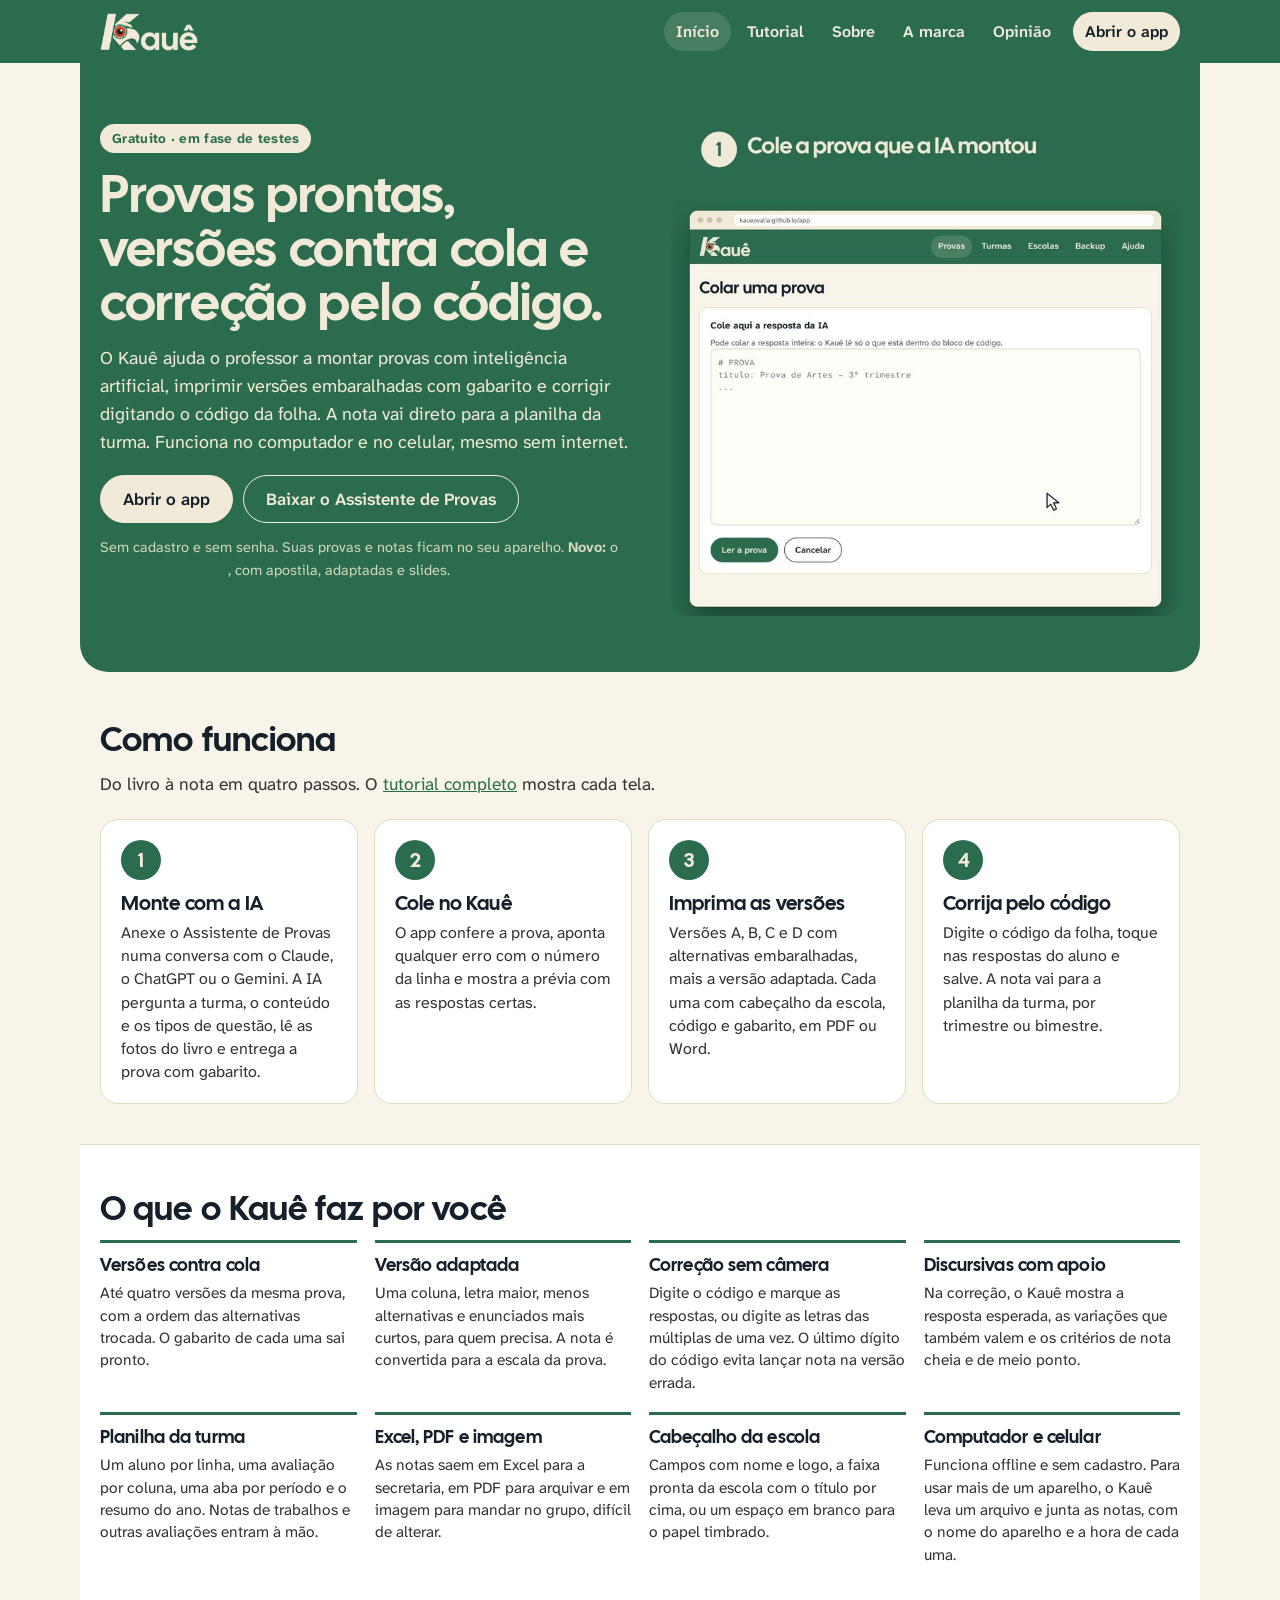
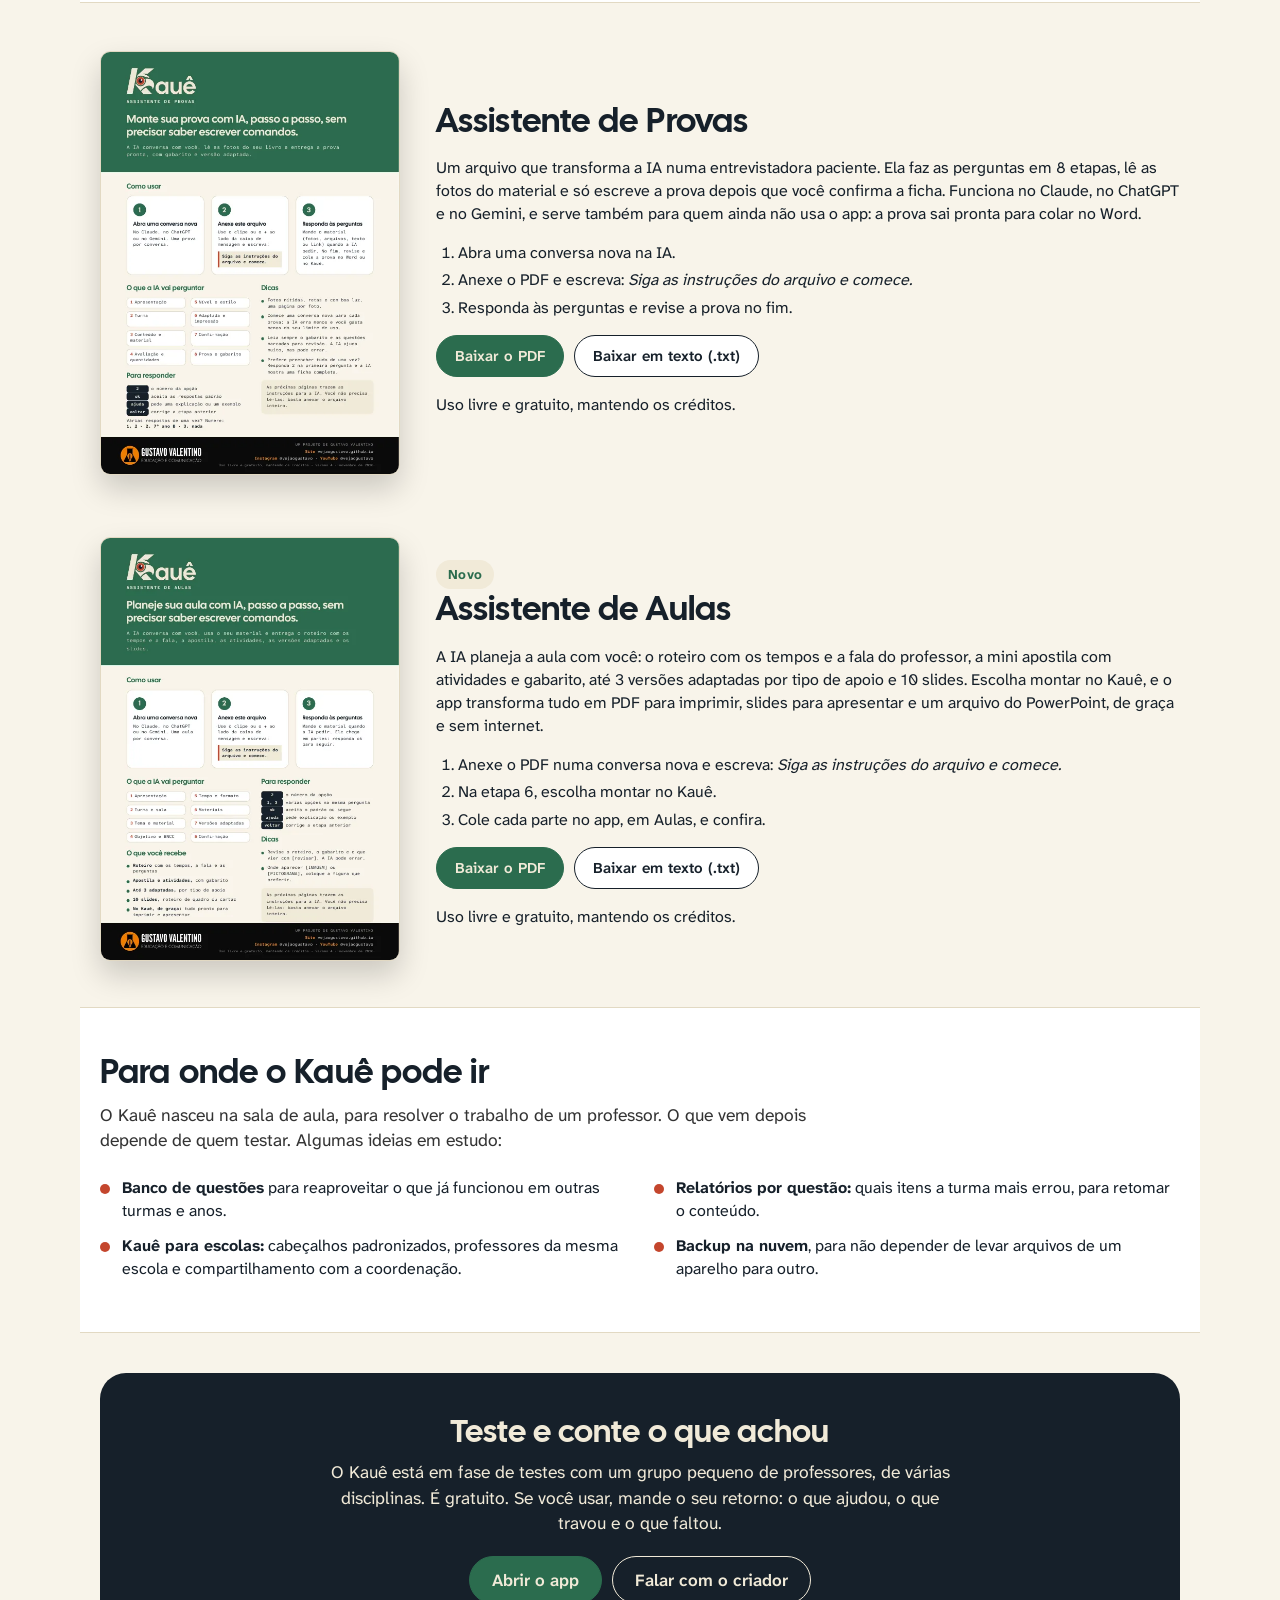
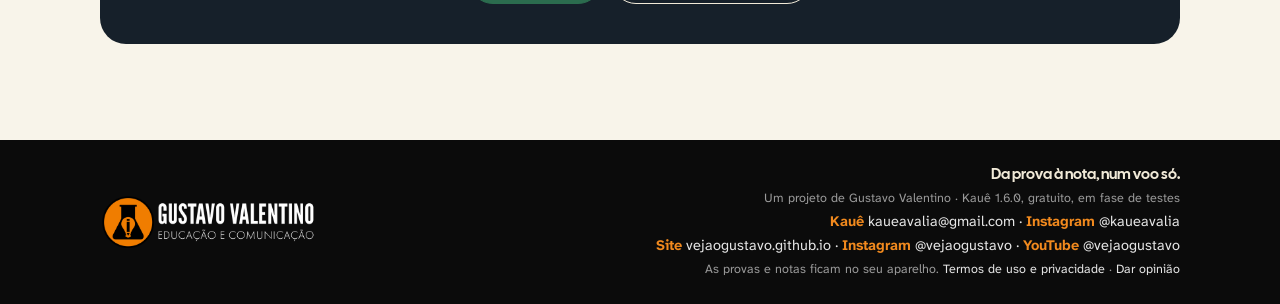
<file: index.html>
<!DOCTYPE html>
<html lang="pt-BR">
<head>
<meta charset="utf-8">
<meta name="viewport" content="width=device-width, initial-scale=1">
<title>Kauê – provas com IA, versões e correção pelo código</title>
<meta name="description" content="Monte provas e aulas com IA: versões embaralhadas com gabarito, correção pelo código, apostilas, adaptadas e slides. Gratuito, em fase de testes, funciona sem internet.">
<meta name="theme-color" content="#2B6C4E">
<meta property="og:title" content="Kauê – provas com IA, versões e correção pelo código">
<meta property="og:description" content="Monte provas e aulas com IA: versões embaralhadas com gabarito, correção pelo código, apostilas, adaptadas e slides. Gratuito, em fase de testes, funciona sem internet.">
<meta property="og:image" content="img/compartilhar.png">
<link rel="icon" type="image/png" href="img/favicon-32.png">
<link rel="apple-touch-icon" href="img/apple-touch-icon.png">
<link rel="stylesheet" href="css/kaue.css">
<link rel="stylesheet" href="css/portal.css">
<script>
  // quem instalou a primeira versão do Kauê (que abria direto no app) continua indo para o app
  if (window.matchMedia && window.matchMedia('(display-mode: standalone)').matches && !location.pathname.includes('/app/')) location.replace('app/');
</script>
</head>
<body class="portal">
<header class="portal-topo"><div class="barra">
  <a href="index.html" class="marca" aria-label="Kauê, página inicial"><img src="img/logo-mata.png" alt="Kauê" height="38"></a>
  <nav aria-label="Portal"><a href="index.html" class="ativo">Início</a><a href="tutorial.html" class="">Tutorial</a><a href="sobre.html" class="">Sobre</a><a href="marca.html" class="">A marca</a><a href="opiniao.html" class="">Opinião</a><a href="app/" class="app">Abrir o app</a></nav>
</div></header>
<main>
<section class="hero">
  <div class="hero-texto">
    <span class="selo-fase">Gratuito · em fase de testes</span>
    <h1>Provas prontas, versões contra cola e correção pelo código.</h1>
    <p>O Kauê ajuda o professor a montar provas com inteligência artificial, imprimir versões embaralhadas com gabarito e corrigir digitando o código da folha. A nota vai direto para a planilha da turma. Funciona no computador e no celular, mesmo sem internet.</p>
    <div class="hero-acoes">
      <a class="botao principal grande" href="app/">Abrir o app</a>
      <a class="botao claro grande" href="downloads/Assistente-de-Provas-Kaue.pdf" download>Baixar o Assistente de Provas</a>
    </div>
    <p class="hero-nota">Sem cadastro e sem senha. Suas provas e notas ficam no seu aparelho. <b>Novo:</b> o <a href="#aulas">Assistente de Aulas</a>, com apostila, adaptadas e slides.</p>
  </div>
  <div class="hero-video">
    <video id="videoTopo" autoplay muted loop playsinline preload="metadata" poster="img/video-capa.jpg"
      aria-label="Vídeo curto, sem som: colar a prova, imprimir as versões com código, corrigir no celular e ver a nota na planilha">
      <source src="video/kaue-topo.mp4" type="video/mp4">
    </video>
  </div>
  <script>
    // quem pede menos movimento no aparelho vê só a imagem parada
    if (matchMedia('(prefers-reduced-motion: reduce)').matches) { const v = document.getElementById('videoTopo'); v.removeAttribute('autoplay'); v.pause(); }
  </script>
</section>

<section class="secao" id="como-funciona">
  <h2>Como funciona</h2>
  <p class="secao-lead">Do livro à nota em quatro passos. O <a href="tutorial.html">tutorial completo</a> mostra cada tela.</p>
  <ol class="passos-portal">
    <li><span class="n">1</span><h3>Monte com a IA</h3><p>Anexe o Assistente de Provas numa conversa com o Claude, o ChatGPT ou o Gemini. A IA pergunta a turma, o conteúdo e os tipos de questão, lê as fotos do livro e entrega a prova com gabarito.</p></li>
    <li><span class="n">2</span><h3>Cole no Kauê</h3><p>O app confere a prova, aponta qualquer erro com o número da linha e mostra a prévia com as respostas certas.</p></li>
    <li><span class="n">3</span><h3>Imprima as versões</h3><p>Versões A, B, C e D com alternativas embaralhadas, mais a versão adaptada. Cada uma com cabeçalho da escola, código e gabarito, em PDF ou Word.</p></li>
    <li><span class="n">4</span><h3>Corrija pelo código</h3><p>Digite o código da folha, toque nas respostas do aluno e salve. A nota vai para a planilha da turma, por trimestre ou bimestre.</p></li>
  </ol>
</section>

<section class="secao clara">
  <h2>O que o Kauê faz por você</h2>
  <div class="recursos">
    <div><h3>Versões contra cola</h3><p>Até quatro versões da mesma prova, com a ordem das alternativas trocada. O gabarito de cada uma sai pronto.</p></div>
    <div><h3>Versão adaptada</h3><p>Uma coluna, letra maior, menos alternativas e enunciados mais curtos, para quem precisa. A nota é convertida para a escala da prova.</p></div>
    <div><h3>Correção sem câmera</h3><p>Digite o código e marque as respostas, ou digite as letras das múltiplas de uma vez. O último dígito do código evita lançar nota na versão errada.</p></div>
    <div><h3>Discursivas com apoio</h3><p>Na correção, o Kauê mostra a resposta esperada, as variações que também valem e os critérios de nota cheia e de meio ponto.</p></div>
    <div><h3>Planilha da turma</h3><p>Um aluno por linha, uma avaliação por coluna, uma aba por período e o resumo do ano. Notas de trabalhos e outras avaliações entram à mão.</p></div>
    <div><h3>Excel, PDF e imagem</h3><p>As notas saem em Excel para a secretaria, em PDF para arquivar e em imagem para mandar no grupo, difícil de alterar.</p></div>
    <div><h3>Cabeçalho da escola</h3><p>Campos com nome e logo, a faixa pronta da escola com o título por cima, ou um espaço em branco para o papel timbrado.</p></div>
    <div><h3>Computador e celular</h3><p>Funciona offline e sem cadastro. Para usar mais de um aparelho, o Kauê leva um arquivo e junta as notas, com o nome do aparelho e a hora de cada uma.</p></div>
  </div>
</section>

<section class="secao assistente" id="assistente">
  <div class="assistente-capa"><img src="img/assistente-capa.webp" alt="Capa do Assistente de Provas Kauê" loading="lazy"></div>
  <div>
    <h2>Assistente de Provas</h2>
    <p>Um arquivo que transforma a IA numa entrevistadora paciente. Ela faz as perguntas em 8 etapas, lê as fotos do material e só escreve a prova depois que você confirma a ficha. Funciona no Claude, no ChatGPT e no Gemini, e serve também para quem ainda não usa o app: a prova sai pronta para colar no Word.</p>
    <ol class="mini-passos">
      <li>Abra uma conversa nova na IA.</li>
      <li>Anexe o PDF e escreva: <i>Siga as instruções do arquivo e comece.</i></li>
      <li>Responda às perguntas e revise a prova no fim.</li>
    </ol>
    <div class="hero-acoes">
      <a class="botao principal" href="downloads/Assistente-de-Provas-Kaue.pdf" download>Baixar o PDF</a>
      <a class="botao" href="downloads/assistente-de-provas-kaue.txt" download>Baixar em texto (.txt)</a>
    </div>
    <p class="hero-nota">Uso livre e gratuito, mantendo os créditos.</p>
  </div>
</section>

<section class="secao assistente" id="aulas">
  <div class="assistente-capa"><img src="img/assistente-aulas-capa.webp" alt="Capa do Assistente de Aulas Kauê" loading="lazy"></div>
  <div>
    <span class="selo-fase">Novo</span>
    <h2>Assistente de Aulas</h2>
    <p>A IA planeja a aula com você: o roteiro com os tempos e a fala do professor, a mini apostila com atividades e gabarito, até 3 versões adaptadas por tipo de apoio e 10 slides. Escolha montar no Kauê, e o app transforma tudo em PDF para imprimir, slides para apresentar e um arquivo do PowerPoint, de graça e sem internet.</p>
    <ol class="mini-passos">
      <li>Anexe o PDF numa conversa nova e escreva: <i>Siga as instruções do arquivo e comece.</i></li>
      <li>Na etapa 6, escolha montar no Kauê.</li>
      <li>Cole cada parte no app, em Aulas, e confira.</li>
    </ol>
    <div class="hero-acoes">
      <a class="botao principal" href="downloads/Assistente-de-Aulas-Kaue.pdf" download>Baixar o PDF</a>
      <a class="botao" href="downloads/assistente-de-aulas-kaue.txt" download>Baixar em texto (.txt)</a>
    </div>
    <p class="hero-nota">Uso livre e gratuito, mantendo os créditos.</p>
  </div>
</section>

<section class="secao clara" id="futuro">
  <h2>Para onde o Kauê pode ir</h2>
  <p class="secao-lead">O Kauê nasceu na sala de aula, para resolver o trabalho de um professor. O que vem depois depende de quem testar. Algumas ideias em estudo:</p>
  <ul class="futuro">
    <li><b>Banco de questões</b> para reaproveitar o que já funcionou em outras turmas e anos.</li>
    <li><b>Relatórios por questão:</b> quais itens a turma mais errou, para retomar o conteúdo.</li>
    <li><b>Kauê para escolas:</b> cabeçalhos padronizados, professores da mesma escola e compartilhamento com a coordenação.</li>
    <li><b>Backup na nuvem</b>, para não depender de levar arquivos de um aparelho para outro.</li>
  </ul>
</section>

<section class="secao convite">
  <h2>Teste e conte o que achou</h2>
  <p>O Kauê está em fase de testes com um grupo pequeno de professores, de várias disciplinas. É gratuito. Se você usar, mande o seu retorno: o que ajudou, o que travou e o que faltou.</p>
  <div class="hero-acoes">
    <a class="botao principal grande" href="app/">Abrir o app</a>
    <a class="botao claro grande" href="https://www.instagram.com/vejaogustavo/">Falar com o criador</a>
  </div>
</section>

</main>
<footer class="portal-rodape"><div class="barra">
  <img src="img/logo-gustavo.png" alt="Gustavo Valentino | Educação e Comunicação">
  <div class="contatos"><span class="slogan">Da prova à nota, num voo só.</span><small>Um projeto de Gustavo Valentino · Kauê 1.6.0, gratuito, em fase de testes</small>
    <a href="mailto:kaueavalia@gmail.com"><b>Kauê</b> kaueavalia@gmail.com</a> · <a href="https://www.instagram.com/kaueavalia/"><b>Instagram</b> @kaueavalia</a><br>
    <a href="https://vejaogustavo.github.io"><b>Site</b> vejaogustavo.github.io</a> · <a href="https://www.instagram.com/vejaogustavo/"><b>Instagram</b> @vejaogustavo</a> · <a href="https://www.youtube.com/@vejaogustavo"><b>YouTube</b> @vejaogustavo</a>
    <small>As provas e notas ficam no seu aparelho. <a href="termos.html">Termos de uso e privacidade</a> · <a href="opiniao.html">Dar opinião</a></small></div>
</div></footer>
<script>
  if ('serviceWorker' in navigator && (location.protocol === 'https:' || ['localhost', '127.0.0.1'].includes(location.hostname)))
    navigator.serviceWorker.register('sw.js').catch(() => {});
</script>
</body>
</html>
</file>
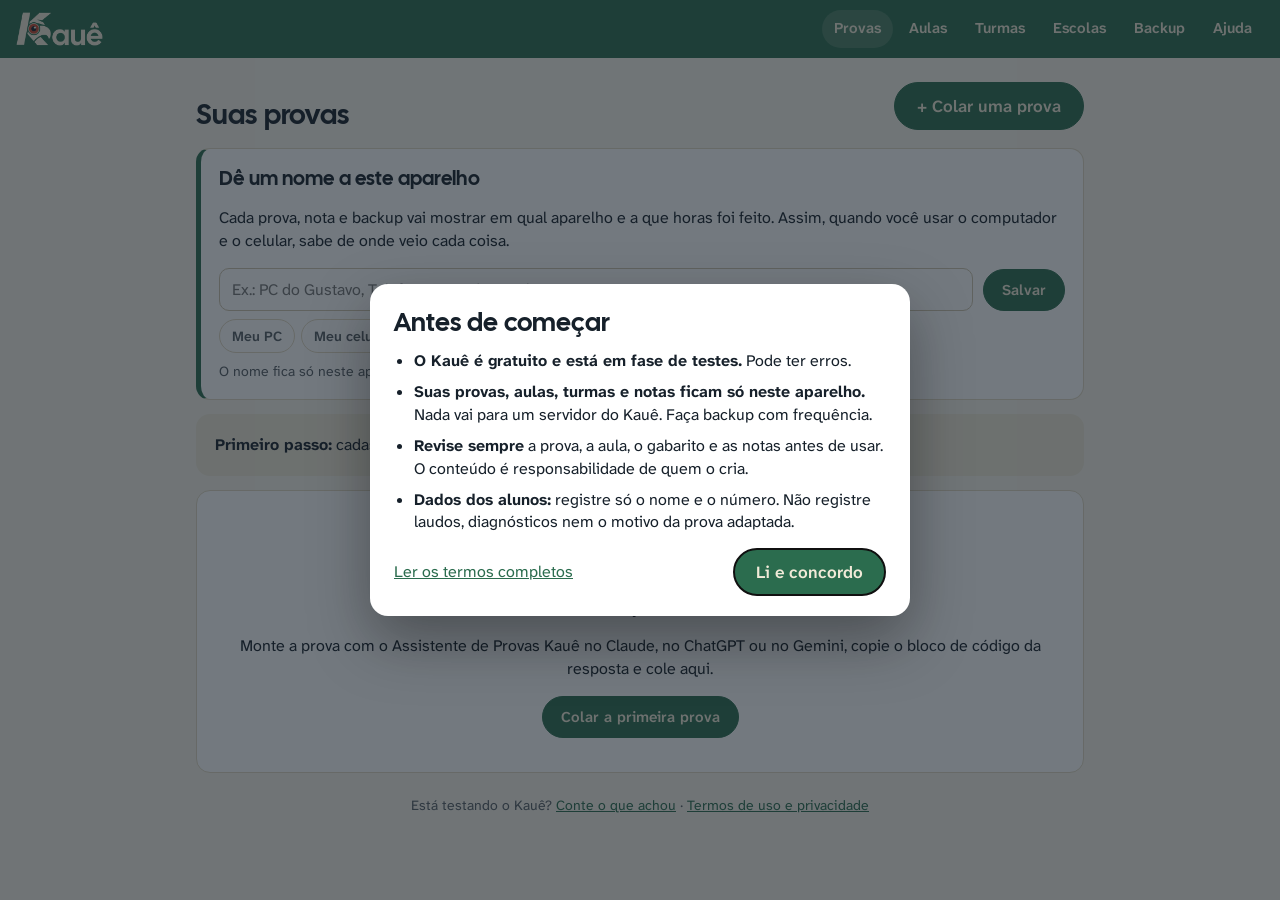
<file: app/index.html>
<!DOCTYPE html>
<html lang="pt-BR">
<head>
<meta charset="utf-8">
<meta name="viewport" content="width=device-width, initial-scale=1, viewport-fit=cover">
<title>Kauê</title>
<meta name="description" content="Kauê: monte provas e aulas feitas com IA: versões, adaptadas, correção, apostilas e slides. Funciona sem internet.">
<meta name="theme-color" content="#2B6C4E">
<link rel="manifest" href="manifest.webmanifest">
<link rel="icon" type="image/png" href="../img/favicon-32.png">
<link rel="apple-touch-icon" href="../img/apple-touch-icon.png">
<link rel="stylesheet" href="../css/kaue.css">
<link rel="stylesheet" href="../css/prova.css">
<link rel="stylesheet" href="../vendor/katex/katex.min.css">
<style id="css-paginas"></style>
<script src="../vendor/katex/katex.min.js" defer></script>
<script src="../vendor/katex/mhchem.min.js" defer></script>
<script type="module" src="../js/app.js"></script>
</head>
<body>
<header class="topo nao-imprimir">
  <a href="#/" class="marca" aria-label="Kauê, início do app"><img src="../img/logo-mata.png" alt="Kauê" height="34"></a>
  <nav aria-label="Seções">
    <a href="#/">Provas</a>
    <a href="#/aulas">Aulas</a>
    <a href="#/turmas">Turmas</a>
    <a href="#/escolas">Escolas</a>
    <a href="#/backup">Backup</a>
    <a href="#/instrucoes">Ajuda</a>
  </nav>
</header>
<main id="tela" tabindex="-1"><p class="carregando">Carregando…</p></main>
<noscript><p style="padding:20px">O Kauê precisa do JavaScript ligado no navegador.</p></noscript>
</body>
</html>
</file>
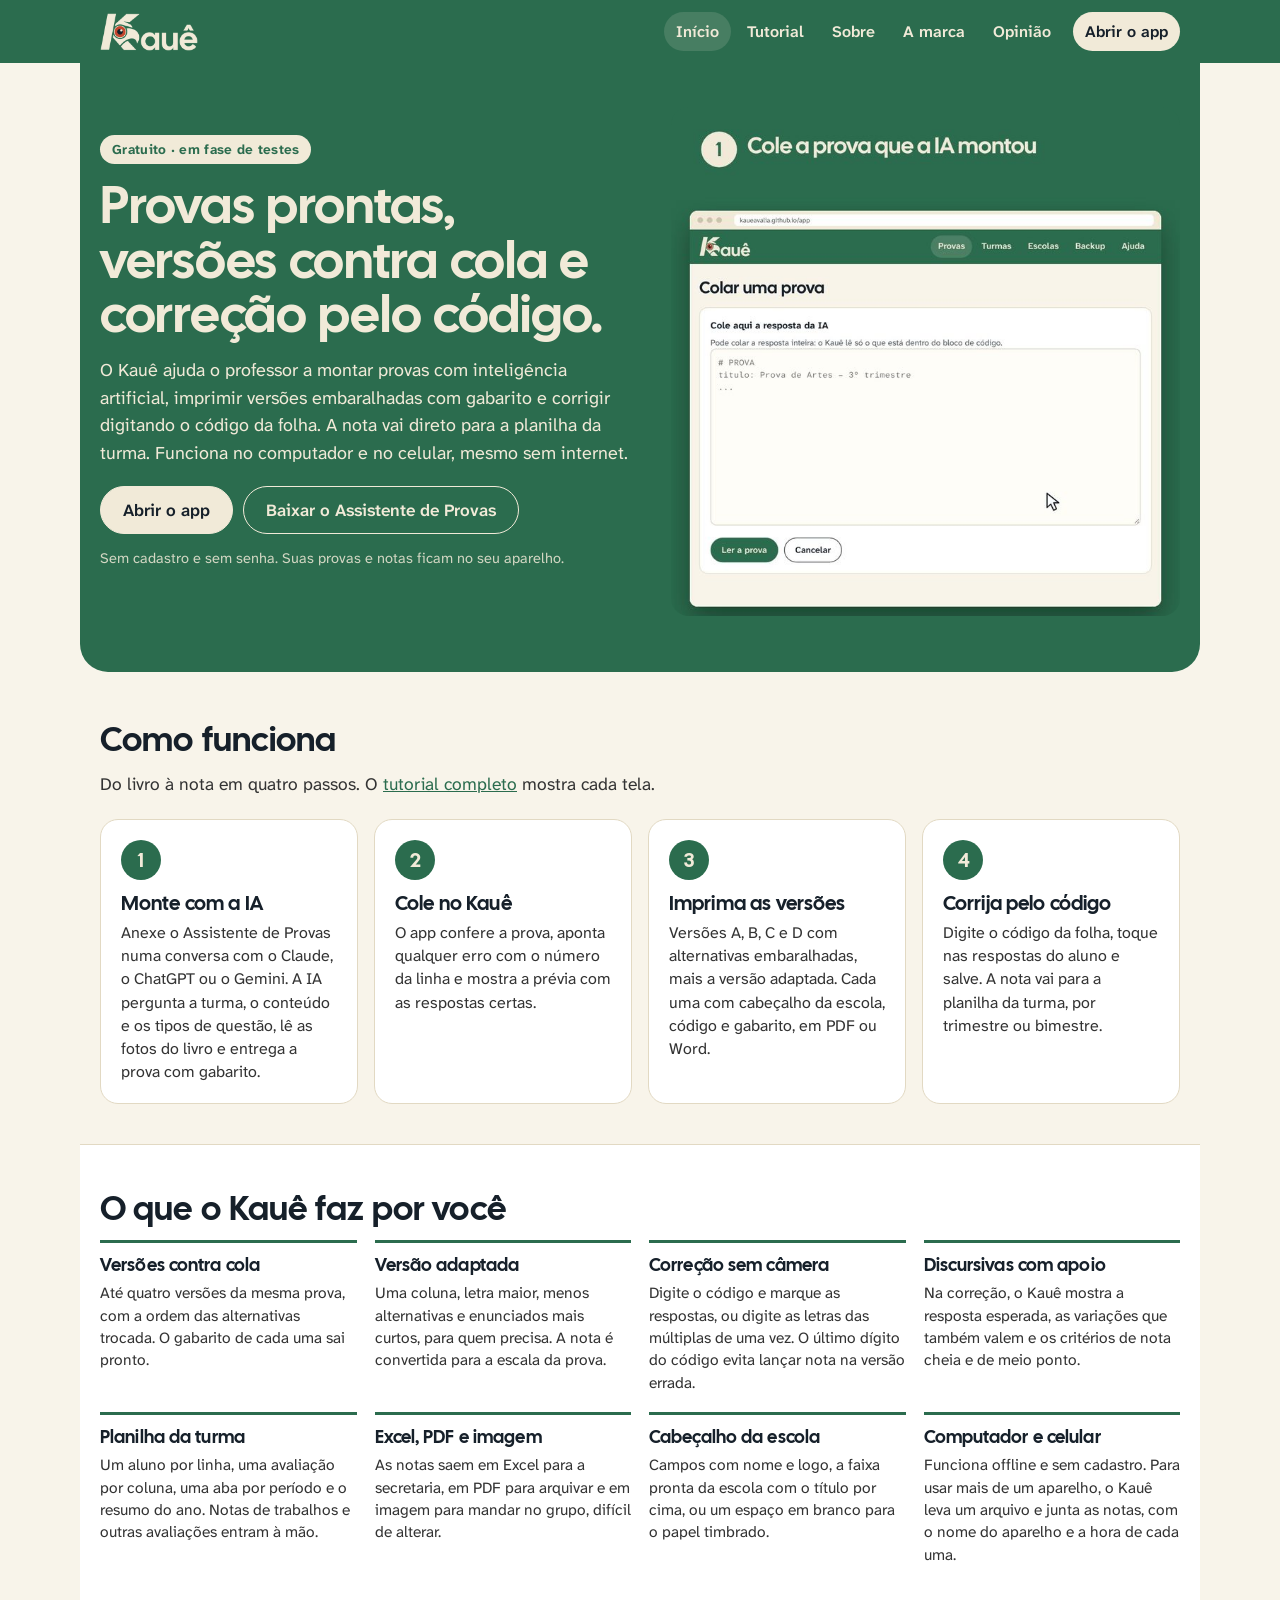
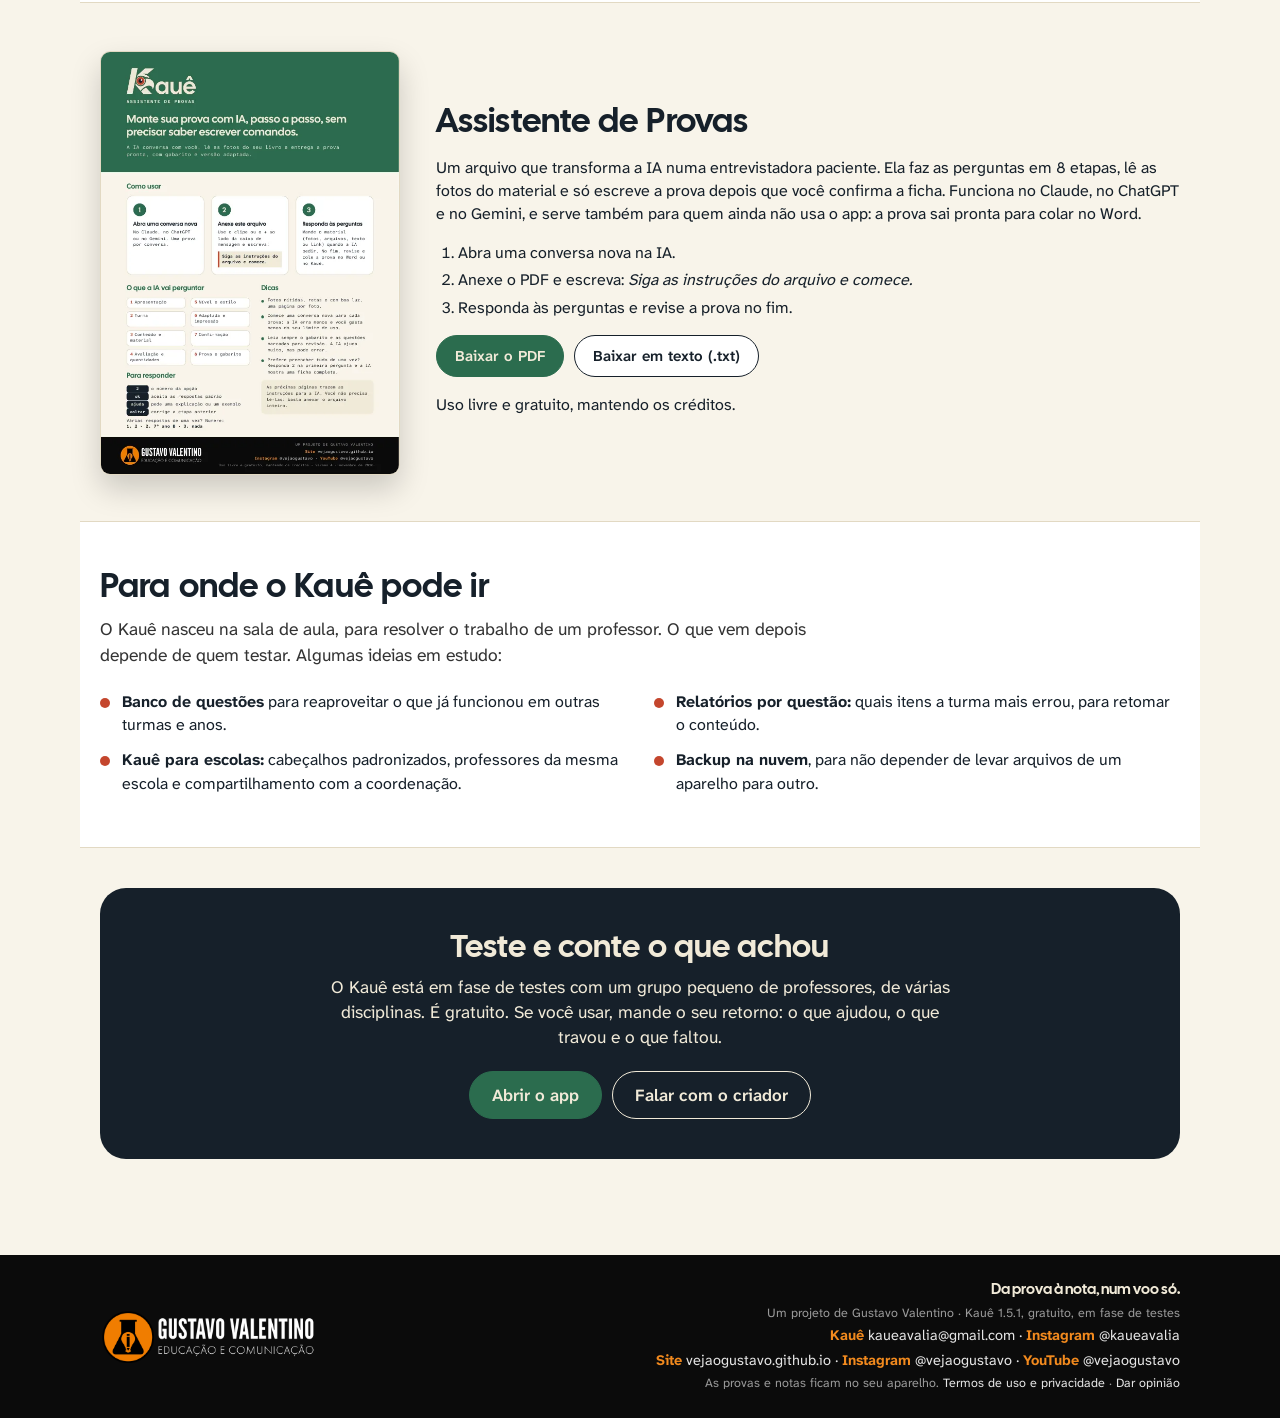
<file: index (2).html>
<!DOCTYPE html>
<html lang="pt-BR">
<head>
<meta charset="utf-8">
<meta name="viewport" content="width=device-width, initial-scale=1">
<title>Kauê – provas com IA, versões e correção pelo código</title>
<meta name="description" content="Monte provas com IA, imprima versões embaralhadas com gabarito e corrija pelo código. Gratuito, em fase de testes, funciona sem internet.">
<meta name="theme-color" content="#2B6C4E">
<meta property="og:title" content="Kauê – provas com IA, versões e correção pelo código">
<meta property="og:description" content="Monte provas com IA, imprima versões embaralhadas com gabarito e corrija pelo código. Gratuito, em fase de testes, funciona sem internet.">
<meta property="og:image" content="img/compartilhar.png">
<link rel="icon" type="image/png" href="img/favicon-32.png">
<link rel="apple-touch-icon" href="img/apple-touch-icon.png">
<link rel="stylesheet" href="css/kaue.css">
<link rel="stylesheet" href="css/portal.css">
<script>
  // quem instalou a primeira versão do Kauê (que abria direto no app) continua indo para o app
  if (window.matchMedia && window.matchMedia('(display-mode: standalone)').matches && !location.pathname.includes('/app/')) location.replace('app/');
</script>
</head>
<body class="portal">
<header class="portal-topo"><div class="barra">
  <a href="index.html" class="marca" aria-label="Kauê, página inicial"><img src="img/logo-mata.png" alt="Kauê" height="38"></a>
  <nav aria-label="Portal"><a href="index.html" class="ativo">Início</a><a href="tutorial.html" class="">Tutorial</a><a href="sobre.html" class="">Sobre</a><a href="marca.html" class="">A marca</a><a href="opiniao.html" class="">Opinião</a><a href="app/" class="app">Abrir o app</a></nav>
</div></header>
<main>
<section class="hero">
  <div class="hero-texto">
    <span class="selo-fase">Gratuito · em fase de testes</span>
    <h1>Provas prontas, versões contra cola e correção pelo código.</h1>
    <p>O Kauê ajuda o professor a montar provas com inteligência artificial, imprimir versões embaralhadas com gabarito e corrigir digitando o código da folha. A nota vai direto para a planilha da turma. Funciona no computador e no celular, mesmo sem internet.</p>
    <div class="hero-acoes">
      <a class="botao principal grande" href="app/">Abrir o app</a>
      <a class="botao claro grande" href="downloads/Assistente-de-Provas-Kaue.pdf" download>Baixar o Assistente de Provas</a>
    </div>
    <p class="hero-nota">Sem cadastro e sem senha. Suas provas e notas ficam no seu aparelho.</p>
  </div>
  <div class="hero-video">
    <video id="videoTopo" autoplay muted loop playsinline preload="metadata" poster="img/video-capa.jpg"
      aria-label="Vídeo curto, sem som: colar a prova, imprimir as versões com código, corrigir no celular e ver a nota na planilha">
      <source src="video/kaue-topo.mp4" type="video/mp4">
    </video>
  </div>
  <script>
    // quem pede menos movimento no aparelho vê só a imagem parada
    if (matchMedia('(prefers-reduced-motion: reduce)').matches) { const v = document.getElementById('videoTopo'); v.removeAttribute('autoplay'); v.pause(); }
  </script>
</section>

<section class="secao" id="como-funciona">
  <h2>Como funciona</h2>
  <p class="secao-lead">Do livro à nota em quatro passos. O <a href="tutorial.html">tutorial completo</a> mostra cada tela.</p>
  <ol class="passos-portal">
    <li><span class="n">1</span><h3>Monte com a IA</h3><p>Anexe o Assistente de Provas numa conversa com o Claude, o ChatGPT ou o Gemini. A IA pergunta a turma, o conteúdo e os tipos de questão, lê as fotos do livro e entrega a prova com gabarito.</p></li>
    <li><span class="n">2</span><h3>Cole no Kauê</h3><p>O app confere a prova, aponta qualquer erro com o número da linha e mostra a prévia com as respostas certas.</p></li>
    <li><span class="n">3</span><h3>Imprima as versões</h3><p>Versões A, B, C e D com alternativas embaralhadas, mais a versão adaptada. Cada uma com cabeçalho da escola, código e gabarito, em PDF ou Word.</p></li>
    <li><span class="n">4</span><h3>Corrija pelo código</h3><p>Digite o código da folha, toque nas respostas do aluno e salve. A nota vai para a planilha da turma, por trimestre ou bimestre.</p></li>
  </ol>
</section>

<section class="secao clara">
  <h2>O que o Kauê faz por você</h2>
  <div class="recursos">
    <div><h3>Versões contra cola</h3><p>Até quatro versões da mesma prova, com a ordem das alternativas trocada. O gabarito de cada uma sai pronto.</p></div>
    <div><h3>Versão adaptada</h3><p>Uma coluna, letra maior, menos alternativas e enunciados mais curtos, para quem precisa. A nota é convertida para a escala da prova.</p></div>
    <div><h3>Correção sem câmera</h3><p>Digite o código e marque as respostas, ou digite as letras das múltiplas de uma vez. O último dígito do código evita lançar nota na versão errada.</p></div>
    <div><h3>Discursivas com apoio</h3><p>Na correção, o Kauê mostra a resposta esperada, as variações que também valem e os critérios de nota cheia e de meio ponto.</p></div>
    <div><h3>Planilha da turma</h3><p>Um aluno por linha, uma avaliação por coluna, uma aba por período e o resumo do ano. Notas de trabalhos e outras avaliações entram à mão.</p></div>
    <div><h3>Excel, PDF e imagem</h3><p>As notas saem em Excel para a secretaria, em PDF para arquivar e em imagem para mandar no grupo, difícil de alterar.</p></div>
    <div><h3>Cabeçalho da escola</h3><p>Campos com nome e logo, a faixa pronta da escola com o título por cima, ou um espaço em branco para o papel timbrado.</p></div>
    <div><h3>Computador e celular</h3><p>Funciona offline e sem cadastro. Para usar mais de um aparelho, o Kauê leva um arquivo e junta as notas, com o nome do aparelho e a hora de cada uma.</p></div>
  </div>
</section>

<section class="secao assistente" id="assistente">
  <div class="assistente-capa"><img src="img/assistente-capa.webp" alt="Capa do Assistente de Provas Kauê" loading="lazy"></div>
  <div>
    <h2>Assistente de Provas</h2>
    <p>Um arquivo que transforma a IA numa entrevistadora paciente. Ela faz as perguntas em 8 etapas, lê as fotos do material e só escreve a prova depois que você confirma a ficha. Funciona no Claude, no ChatGPT e no Gemini, e serve também para quem ainda não usa o app: a prova sai pronta para colar no Word.</p>
    <ol class="mini-passos">
      <li>Abra uma conversa nova na IA.</li>
      <li>Anexe o PDF e escreva: <i>Siga as instruções do arquivo e comece.</i></li>
      <li>Responda às perguntas e revise a prova no fim.</li>
    </ol>
    <div class="hero-acoes">
      <a class="botao principal" href="downloads/Assistente-de-Provas-Kaue.pdf" download>Baixar o PDF</a>
      <a class="botao" href="downloads/assistente-de-provas-kaue.txt" download>Baixar em texto (.txt)</a>
    </div>
    <p class="hero-nota">Uso livre e gratuito, mantendo os créditos.</p>
  </div>
</section>

<section class="secao clara" id="futuro">
  <h2>Para onde o Kauê pode ir</h2>
  <p class="secao-lead">O Kauê nasceu na sala de aula, para resolver o trabalho de um professor. O que vem depois depende de quem testar. Algumas ideias em estudo:</p>
  <ul class="futuro">
    <li><b>Banco de questões</b> para reaproveitar o que já funcionou em outras turmas e anos.</li>
    <li><b>Relatórios por questão:</b> quais itens a turma mais errou, para retomar o conteúdo.</li>
    <li><b>Kauê para escolas:</b> cabeçalhos padronizados, professores da mesma escola e compartilhamento com a coordenação.</li>
    <li><b>Backup na nuvem</b>, para não depender de levar arquivos de um aparelho para outro.</li>
  </ul>
</section>

<section class="secao convite">
  <h2>Teste e conte o que achou</h2>
  <p>O Kauê está em fase de testes com um grupo pequeno de professores, de várias disciplinas. É gratuito. Se você usar, mande o seu retorno: o que ajudou, o que travou e o que faltou.</p>
  <div class="hero-acoes">
    <a class="botao principal grande" href="app/">Abrir o app</a>
    <a class="botao claro grande" href="https://www.instagram.com/vejaogustavo/">Falar com o criador</a>
  </div>
</section>

</main>
<footer class="portal-rodape"><div class="barra">
  <img src="img/logo-gustavo.png" alt="Gustavo Valentino | Educação e Comunicação">
  <div class="contatos"><span class="slogan">Da prova à nota, num voo só.</span><small>Um projeto de Gustavo Valentino · Kauê 1.5.1, gratuito, em fase de testes</small>
    <a href="mailto:kaueavalia@gmail.com"><b>Kauê</b> kaueavalia@gmail.com</a> · <a href="https://www.instagram.com/kaueavalia/"><b>Instagram</b> @kaueavalia</a><br>
    <a href="https://vejaogustavo.github.io"><b>Site</b> vejaogustavo.github.io</a> · <a href="https://www.instagram.com/vejaogustavo/"><b>Instagram</b> @vejaogustavo</a> · <a href="https://www.youtube.com/@vejaogustavo"><b>YouTube</b> @vejaogustavo</a>
    <small>As provas e notas ficam no seu aparelho. <a href="termos.html">Termos de uso e privacidade</a> · <a href="opiniao.html">Dar opinião</a></small></div>
</div></footer>
<script>
  if ('serviceWorker' in navigator && (location.protocol === 'https:' || ['localhost', '127.0.0.1'].includes(location.hostname)))
    navigator.serviceWorker.register('sw.js').catch(() => {});
</script>
</body>
</html>
</file>
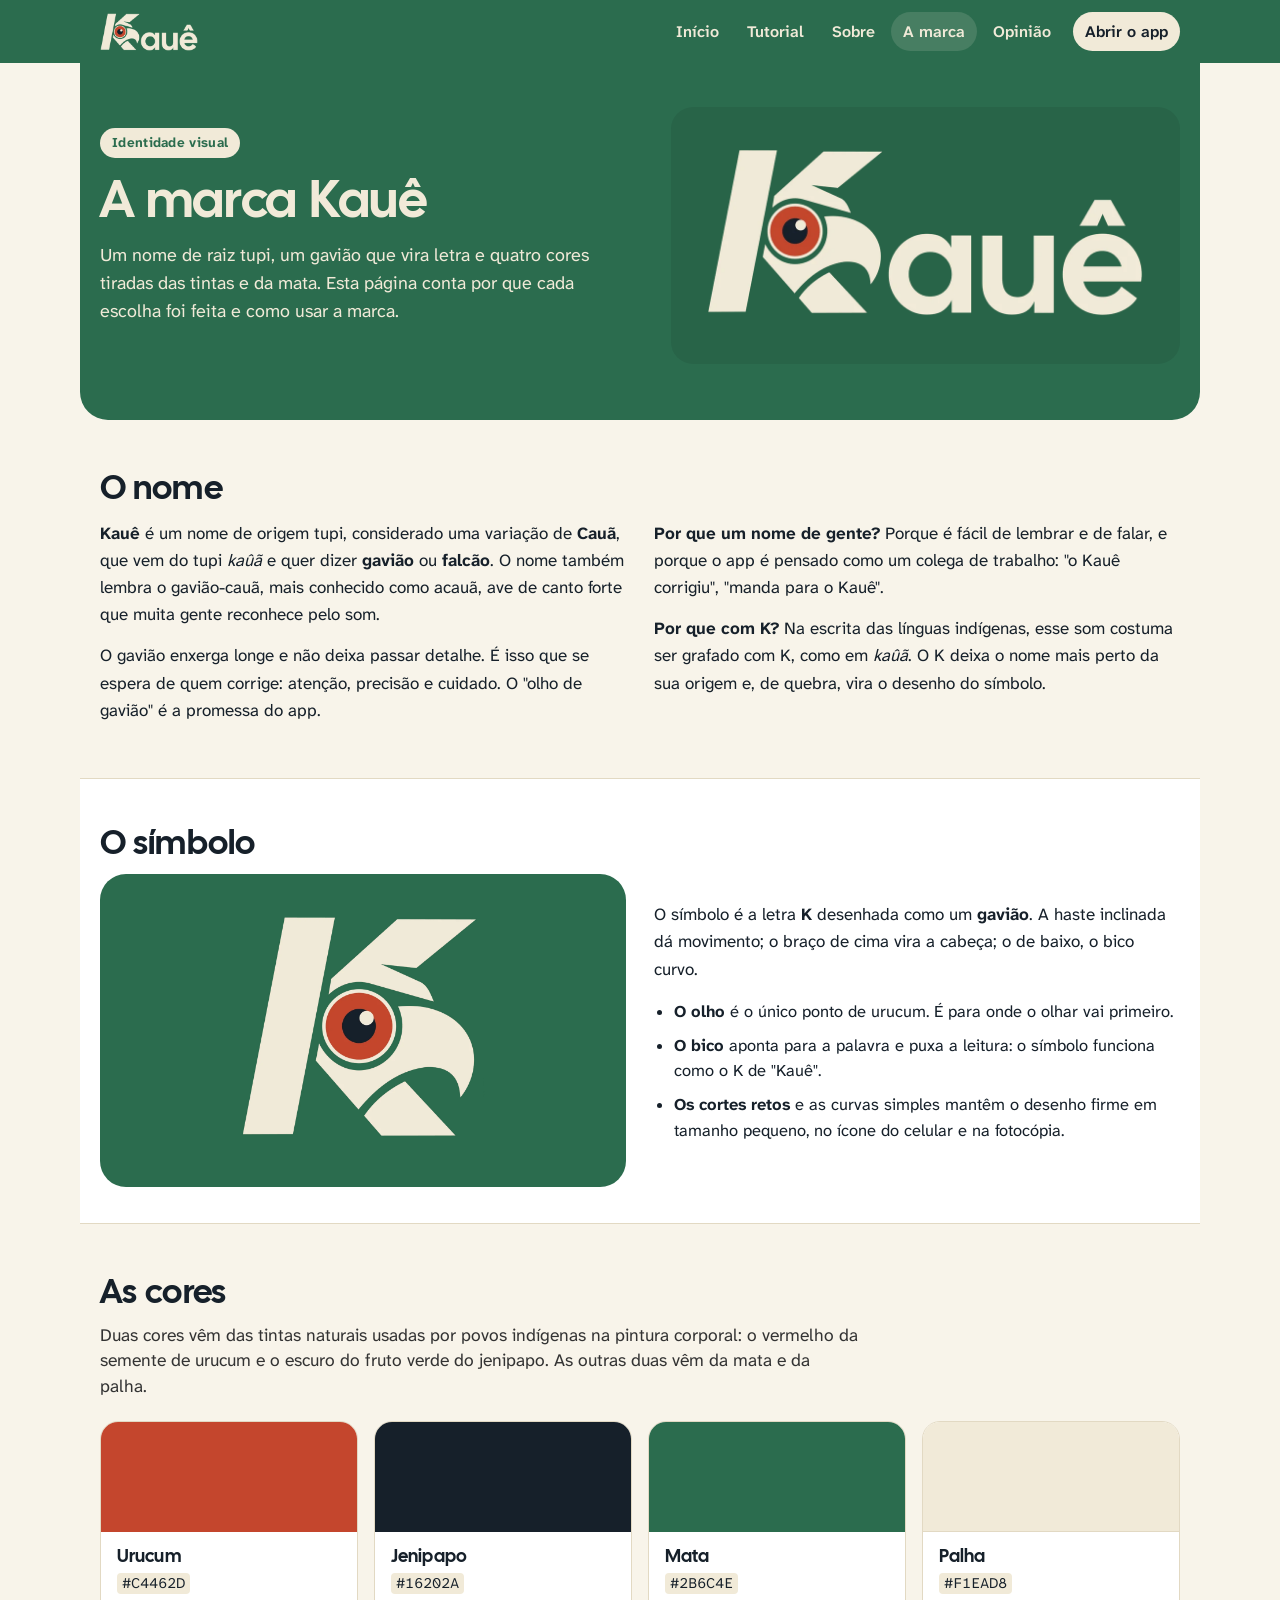
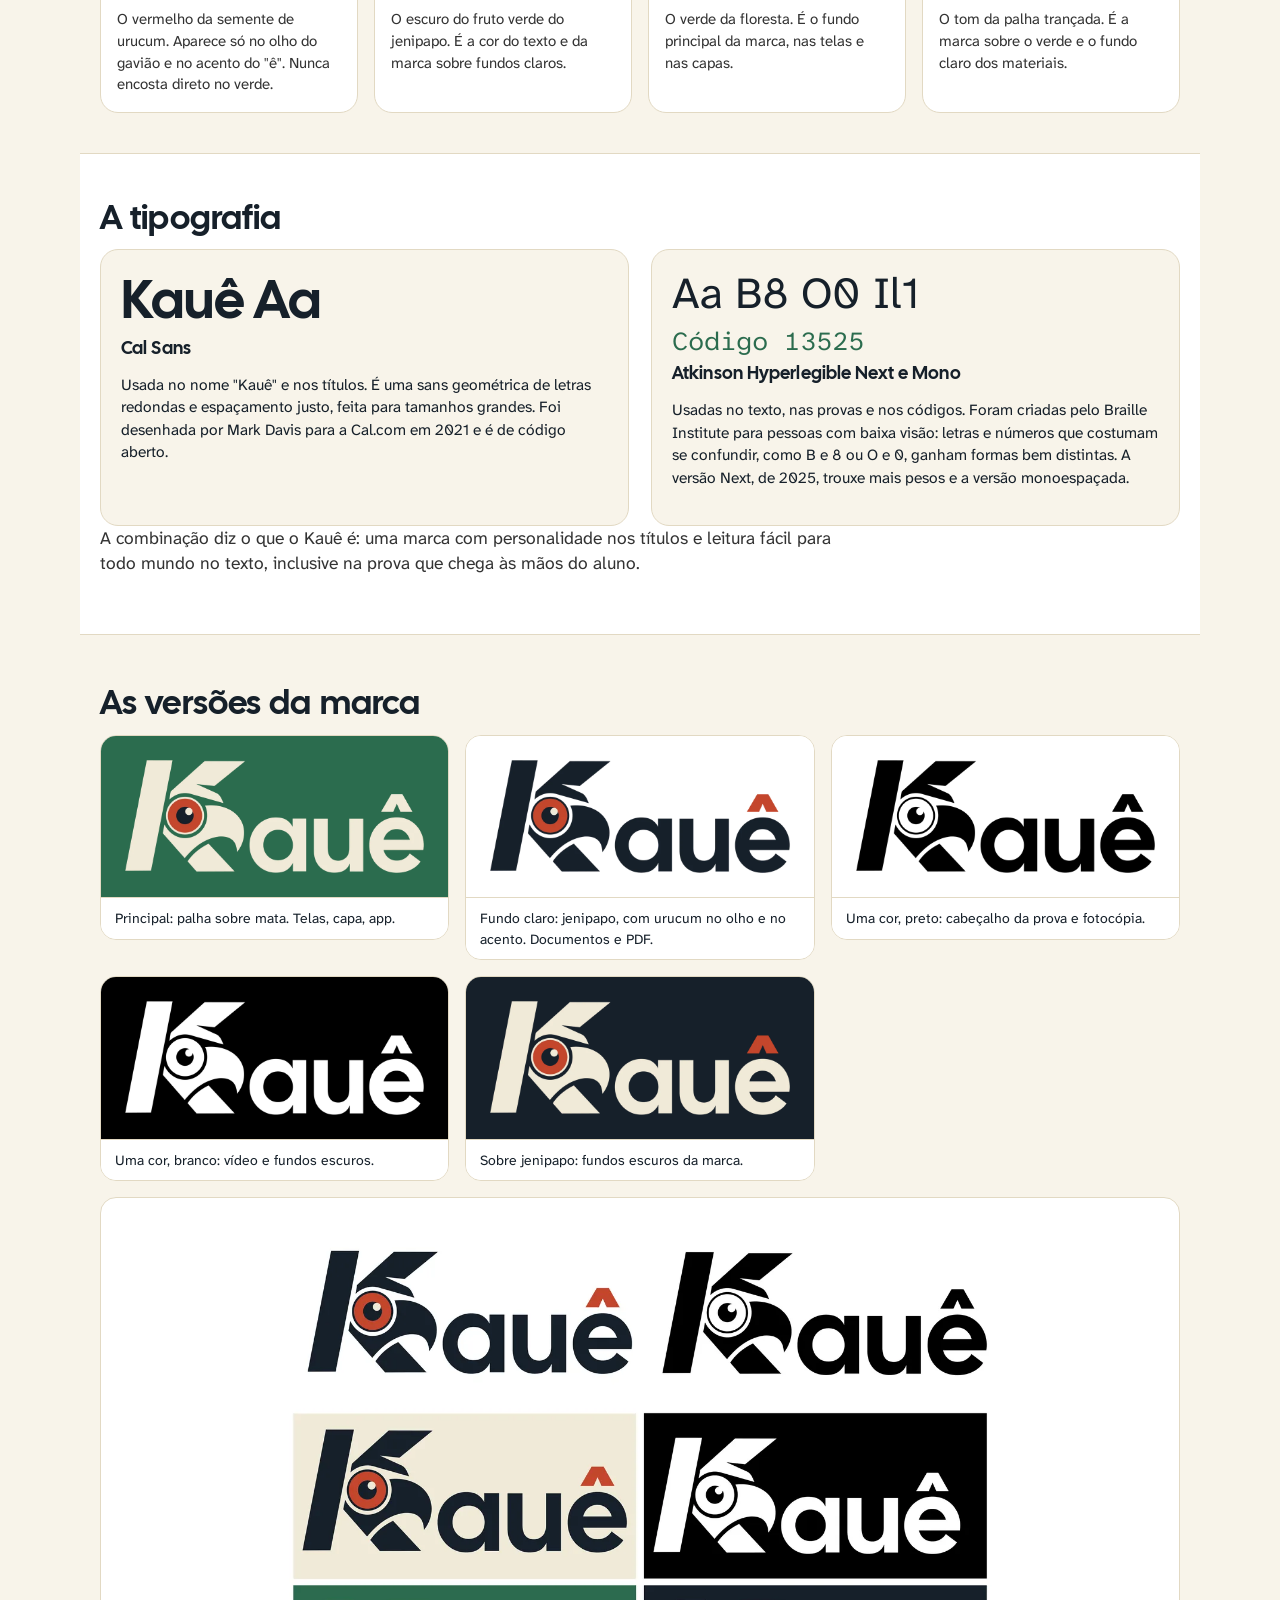
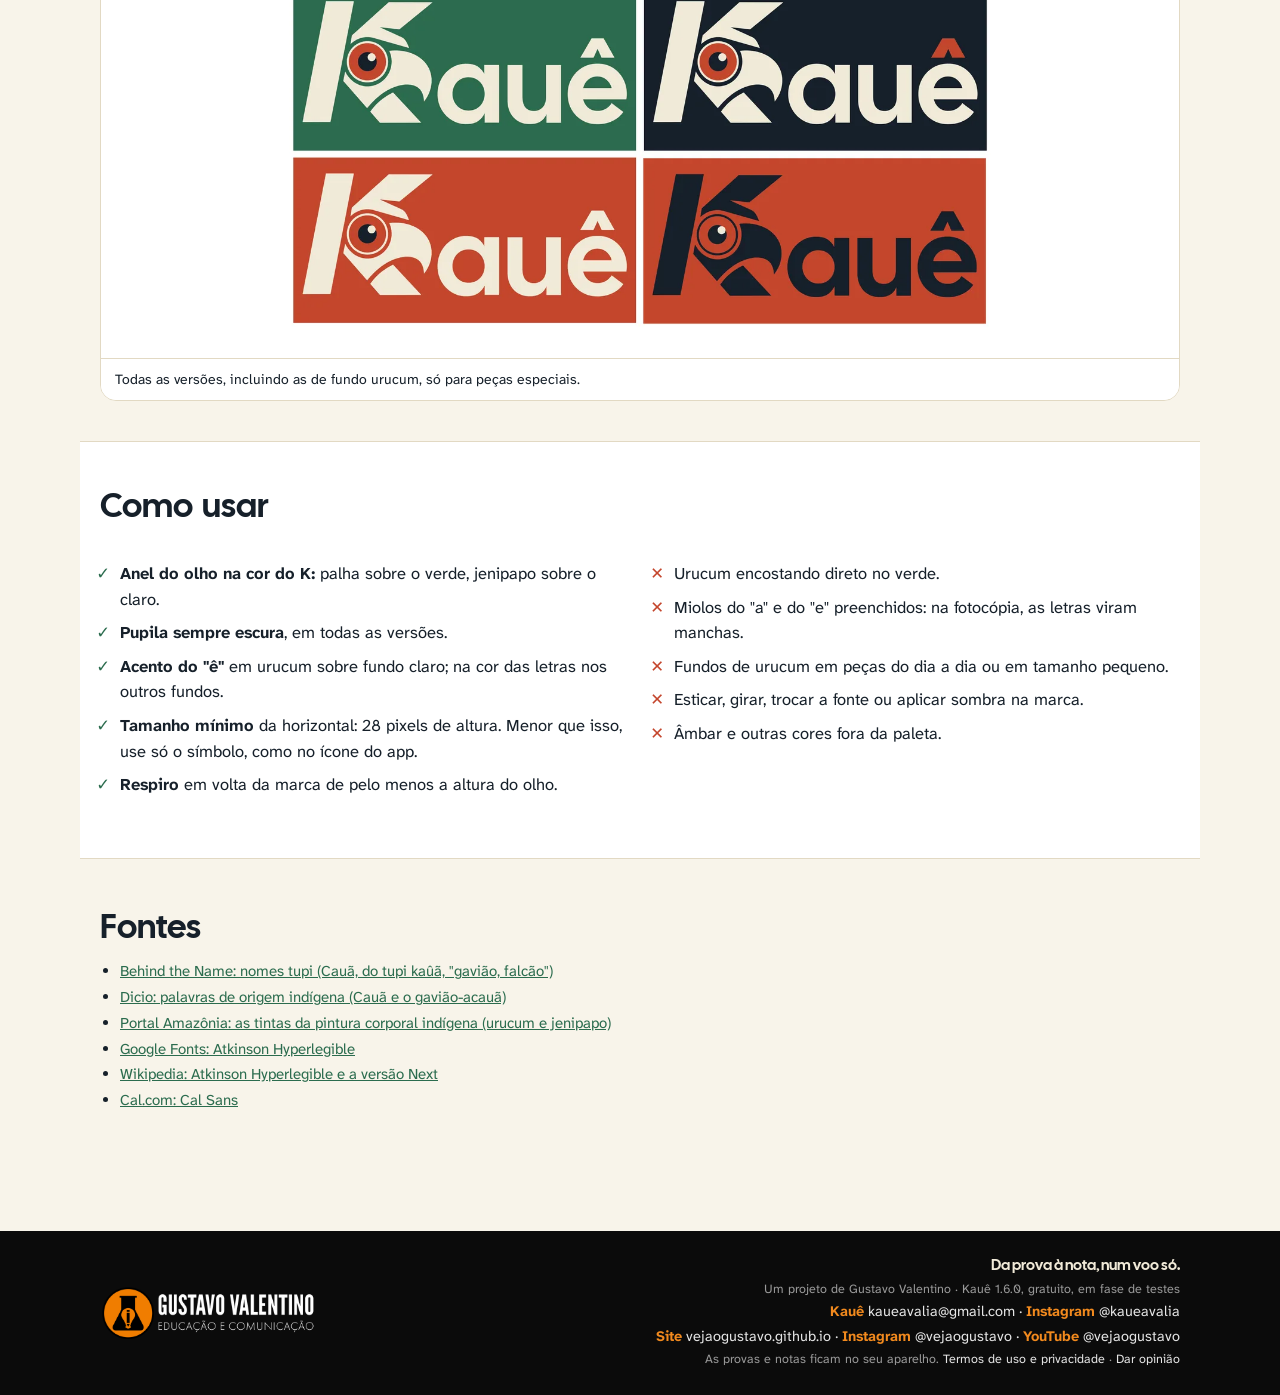
<file: marca.html>
<!DOCTYPE html>
<html lang="pt-BR">
<head>
<meta charset="utf-8">
<meta name="viewport" content="width=device-width, initial-scale=1">
<title>A marca Kauê – nome, símbolo, cores e tipografia</title>
<meta name="description" content="Por que Kauê: o nome de raiz tupi, o gavião que vira K, as cores do urucum, do jenipapo, da mata e da palha, e as fontes.">
<meta name="theme-color" content="#2B6C4E">
<meta property="og:title" content="A marca Kauê – nome, símbolo, cores e tipografia">
<meta property="og:description" content="Por que Kauê: o nome de raiz tupi, o gavião que vira K, as cores do urucum, do jenipapo, da mata e da palha, e as fontes.">
<meta property="og:image" content="img/compartilhar.png">
<link rel="icon" type="image/png" href="img/favicon-32.png">
<link rel="apple-touch-icon" href="img/apple-touch-icon.png">
<link rel="stylesheet" href="css/kaue.css">
<link rel="stylesheet" href="css/portal.css">
<script>
  // quem instalou a primeira versão do Kauê (que abria direto no app) continua indo para o app
  if (window.matchMedia && window.matchMedia('(display-mode: standalone)').matches && !location.pathname.includes('/app/')) location.replace('app/');
</script>
</head>
<body class="portal">
<header class="portal-topo"><div class="barra">
  <a href="index.html" class="marca" aria-label="Kauê, página inicial"><img src="img/logo-mata.png" alt="Kauê" height="38"></a>
  <nav aria-label="Portal"><a href="index.html" class="">Início</a><a href="tutorial.html" class="">Tutorial</a><a href="sobre.html" class="">Sobre</a><a href="marca.html" class="ativo">A marca</a><a href="opiniao.html" class="">Opinião</a><a href="app/" class="app">Abrir o app</a></nav>
</div></header>
<main>
<section class="hero hero-marca">
  <div class="hero-texto">
    <span class="selo-fase">Identidade visual</span>
    <h1>A marca Kauê</h1>
    <p>Um nome de raiz tupi, um gavião que vira letra e quatro cores tiradas das tintas e da mata. Esta página conta por que cada escolha foi feita e como usar a marca.</p>
  </div>
  <div class="hero-logo"><img src="img/marca/kaue-horizontal-sobre-mata.webp" alt="Logo Kauê sobre o verde mata"></div>
</section>

<section class="secao" id="nome">
  <h2>O nome</h2>
  <div class="duas-colunas">
    <div>
      <p><b>Kauê</b> é um nome de origem tupi, considerado uma variação de <b>Cauã</b>, que vem do tupi <i>kaûã</i> e quer dizer <b>gavião</b> ou <b>falcão</b>. O nome também lembra o gavião-cauã, mais conhecido como acauã, ave de canto forte que muita gente reconhece pelo som.</p>
      <p>O gavião enxerga longe e não deixa passar detalhe. É isso que se espera de quem corrige: atenção, precisão e cuidado. O "olho de gavião" é a promessa do app.</p>
    </div>
    <div>
      <p><b>Por que um nome de gente?</b> Porque é fácil de lembrar e de falar, e porque o app é pensado como um colega de trabalho: "o Kauê corrigiu", "manda para o Kauê".</p>
      <p><b>Por que com K?</b> Na escrita das línguas indígenas, esse som costuma ser grafado com K, como em <i>kaûã</i>. O K deixa o nome mais perto da sua origem e, de quebra, vira o desenho do símbolo.</p>
    </div>
  </div>
</section>

<section class="secao clara" id="simbolo">
  <h2>O símbolo</h2>
  <div class="duas-colunas centro-v">
    <div class="simbolo-grande"><img src="img/marca/kaue-simbolo-sobre-mata.webp" alt="Símbolo do Kauê: a letra K com a cabeça de um gavião"></div>
    <div>
      <p>O símbolo é a letra <b>K</b> desenhada como um <b>gavião</b>. A haste inclinada dá movimento; o braço de cima vira a cabeça; o de baixo, o bico curvo.</p>
      <ul class="lista-marca">
        <li><b>O olho</b> é o único ponto de urucum. É para onde o olhar vai primeiro.</li>
        <li><b>O bico</b> aponta para a palavra e puxa a leitura: o símbolo funciona como o K de "Kauê".</li>
        <li><b>Os cortes retos</b> e as curvas simples mantêm o desenho firme em tamanho pequeno, no ícone do celular e na fotocópia.</li>
      </ul>
    </div>
  </div>
</section>

<section class="secao" id="cores">
  <h2>As cores</h2>
  <p class="secao-lead">Duas cores vêm das tintas naturais usadas por povos indígenas na pintura corporal: o vermelho da semente de urucum e o escuro do fruto verde do jenipapo. As outras duas vêm da mata e da palha.</p>
  <div class="cores">
    <div class="cor" style="--c:#C4462D"><span class="amostra"></span><h3>Urucum</h3><code>#C4462D</code><p>O vermelho da semente de urucum. Aparece só no olho do gavião e no acento do "ê". Nunca encosta direto no verde.</p></div>
    <div class="cor" style="--c:#16202A"><span class="amostra"></span><h3>Jenipapo</h3><code>#16202A</code><p>O escuro do fruto verde do jenipapo. É a cor do texto e da marca sobre fundos claros.</p></div>
    <div class="cor" style="--c:#2B6C4E"><span class="amostra"></span><h3>Mata</h3><code>#2B6C4E</code><p>O verde da floresta. É o fundo principal da marca, nas telas e nas capas.</p></div>
    <div class="cor clara" style="--c:#F1EAD8"><span class="amostra"></span><h3>Palha</h3><code>#F1EAD8</code><p>O tom da palha trançada. É a marca sobre o verde e o fundo claro dos materiais.</p></div>
  </div>
</section>

<section class="secao clara" id="tipografia">
  <h2>A tipografia</h2>
  <div class="tipos">
    <div class="tipo">
      <p class="amostra-tipo cal">Kauê Aa</p>
      <h3>Cal Sans</h3>
      <p>Usada no nome "Kauê" e nos títulos. É uma sans geométrica de letras redondas e espaçamento justo, feita para tamanhos grandes. Foi desenhada por Mark Davis para a Cal.com em 2021 e é de código aberto.</p>
    </div>
    <div class="tipo">
      <p class="amostra-tipo atk">Aa B8 O0 Il1</p>
      <p class="amostra-tipo mono">Código 13525</p>
      <h3>Atkinson Hyperlegible Next e Mono</h3>
      <p>Usadas no texto, nas provas e nos códigos. Foram criadas pelo Braille Institute para pessoas com baixa visão: letras e números que costumam se confundir, como B e 8 ou O e 0, ganham formas bem distintas. A versão Next, de 2025, trouxe mais pesos e a versão monoespaçada.</p>
    </div>
  </div>
  <p class="secao-lead">A combinação diz o que o Kauê é: uma marca com personalidade nos títulos e leitura fácil para todo mundo no texto, inclusive na prova que chega às mãos do aluno.</p>
</section>

<section class="secao" id="versoes">
  <h2>As versões da marca</h2>
  <div class="versoes-marca">
    <figure class="fundo-mata"><img src="img/marca/kaue-horizontal-sobre-mata.webp" alt="Kauê sobre o verde mata"><figcaption>Principal: palha sobre mata. Telas, capa, app.</figcaption></figure>
    <figure class="fundo-claro"><img src="img/marca/kaue-horizontal-fundo-claro.webp" alt="Kauê sobre fundo claro"><figcaption>Fundo claro: jenipapo, com urucum no olho e no acento. Documentos e PDF.</figcaption></figure>
    <figure class="fundo-claro"><img src="img/marca/kaue-horizontal-preto.webp" alt="Kauê em preto"><figcaption>Uma cor, preto: cabeçalho da prova e fotocópia.</figcaption></figure>
    <figure class="fundo-preto"><img src="img/marca/kaue-horizontal-branco.webp" alt="Kauê em branco sobre preto"><figcaption>Uma cor, branco: vídeo e fundos escuros.</figcaption></figure>
    <figure class="fundo-jenipapo"><img src="img/marca/kaue-horizontal-sobre-jenipapo.webp" alt="Kauê sobre jenipapo"><figcaption>Sobre jenipapo: fundos escuros da marca.</figcaption></figure>
    <figure class="fundo-claro prancha"><img src="img/marca/prancha-versoes.webp" alt="Prancha com as oito versões da marca"><figcaption>Todas as versões, incluindo as de fundo urucum, só para peças especiais.</figcaption></figure>
  </div>
</section>

<section class="secao clara" id="regras">
  <h2>Como usar</h2>
  <div class="duas-colunas">
    <ul class="lista-marca sim">
      <li><b>Anel do olho na cor do K:</b> palha sobre o verde, jenipapo sobre o claro.</li>
      <li><b>Pupila sempre escura</b>, em todas as versões.</li>
      <li><b>Acento do "ê"</b> em urucum sobre fundo claro; na cor das letras nos outros fundos.</li>
      <li><b>Tamanho mínimo</b> da horizontal: 28 pixels de altura. Menor que isso, use só o símbolo, como no ícone do app.</li>
      <li><b>Respiro</b> em volta da marca de pelo menos a altura do olho.</li>
    </ul>
    <ul class="lista-marca nao">
      <li>Urucum encostando direto no verde.</li>
      <li>Miolos do "a" e do "e" preenchidos: na fotocópia, as letras viram manchas.</li>
      <li>Fundos de urucum em peças do dia a dia ou em tamanho pequeno.</li>
      <li>Esticar, girar, trocar a fonte ou aplicar sombra na marca.</li>
      <li>Âmbar e outras cores fora da paleta.</li>
    </ul>
  </div>
</section>

<section class="secao fontes" id="fontes">
  <h2>Fontes</h2>
  <ul>
    <li><a href="https://www.behindthename.com/names/usage/tupi">Behind the Name: nomes tupi (Cauã, do tupi kaûã, "gavião, falcão")</a></li>
    <li><a href="https://www.dicio.com.br/palavras-de-origem-indigena-que-usamos-muito/">Dicio: palavras de origem indígena (Cauã e o gavião-acauã)</a></li>
    <li><a href="https://portalamazonia.com/cultura/tintas-pintura-corporal-indigena/">Portal Amazônia: as tintas da pintura corporal indígena (urucum e jenipapo)</a></li>
    <li><a href="https://fonts.google.com/specimen/Atkinson+Hyperlegible/about">Google Fonts: Atkinson Hyperlegible</a></li>
    <li><a href="https://en.wikipedia.org/wiki/Atkinson_Hyperlegible">Wikipedia: Atkinson Hyperlegible e a versão Next</a></li>
    <li><a href="https://github.com/calcom/font">Cal.com: Cal Sans</a></li>
  </ul>
</section>

</main>
<footer class="portal-rodape"><div class="barra">
  <img src="img/logo-gustavo.png" alt="Gustavo Valentino | Educação e Comunicação">
  <div class="contatos"><span class="slogan">Da prova à nota, num voo só.</span><small>Um projeto de Gustavo Valentino · Kauê 1.6.0, gratuito, em fase de testes</small>
    <a href="mailto:kaueavalia@gmail.com"><b>Kauê</b> kaueavalia@gmail.com</a> · <a href="https://www.instagram.com/kaueavalia/"><b>Instagram</b> @kaueavalia</a><br>
    <a href="https://vejaogustavo.github.io"><b>Site</b> vejaogustavo.github.io</a> · <a href="https://www.instagram.com/vejaogustavo/"><b>Instagram</b> @vejaogustavo</a> · <a href="https://www.youtube.com/@vejaogustavo"><b>YouTube</b> @vejaogustavo</a>
    <small>As provas e notas ficam no seu aparelho. <a href="termos.html">Termos de uso e privacidade</a> · <a href="opiniao.html">Dar opinião</a></small></div>
</div></footer>
<script>
  if ('serviceWorker' in navigator && (location.protocol === 'https:' || ['localhost', '127.0.0.1'].includes(location.hostname)))
    navigator.serviceWorker.register('sw.js').catch(() => {});
</script>
</body>
</html>
</file>
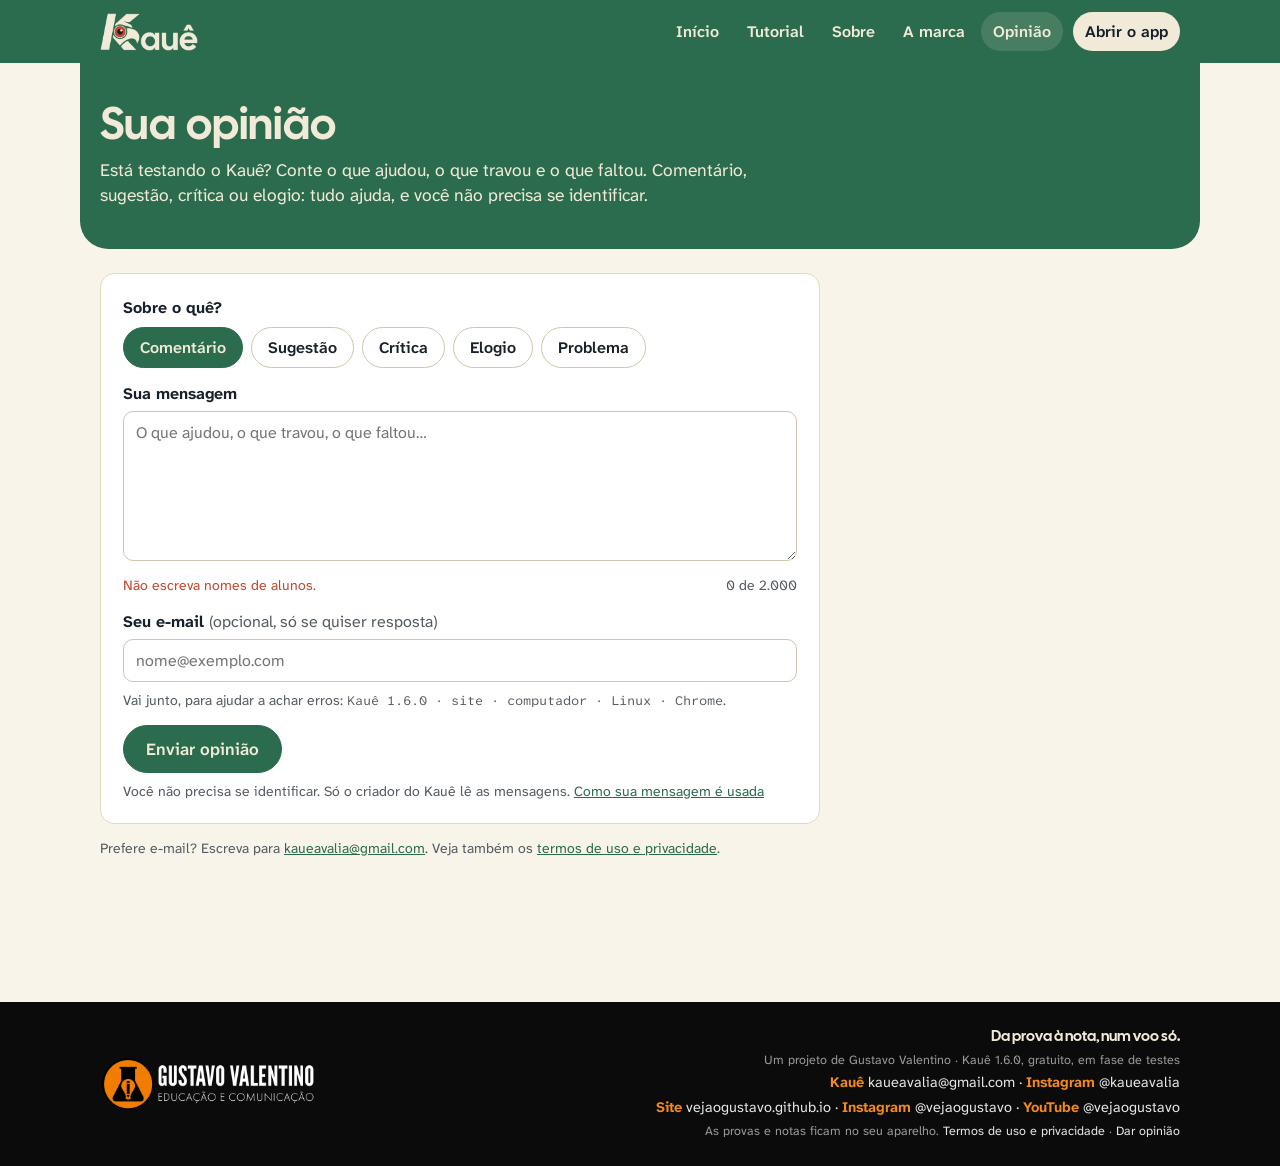
<file: opiniao.html>
<!DOCTYPE html>
<html lang="pt-BR">
<head>
<meta charset="utf-8">
<meta name="viewport" content="width=device-width, initial-scale=1">
<title>Sua opinião sobre o Kauê</title>
<meta name="description" content="Conte o que ajudou, o que travou e o que faltou no Kauê. Comentários, sugestões, críticas e elogios, sem precisar se identificar.">
<meta name="theme-color" content="#2B6C4E">
<meta property="og:title" content="Sua opinião sobre o Kauê">
<meta property="og:description" content="Conte o que ajudou, o que travou e o que faltou no Kauê. Comentários, sugestões, críticas e elogios, sem precisar se identificar.">
<meta property="og:image" content="img/compartilhar.png">
<link rel="icon" type="image/png" href="img/favicon-32.png">
<link rel="apple-touch-icon" href="img/apple-touch-icon.png">
<link rel="stylesheet" href="css/kaue.css">
<link rel="stylesheet" href="css/portal.css">
<script>
  // quem instalou a primeira versão do Kauê (que abria direto no app) continua indo para o app
  if (window.matchMedia && window.matchMedia('(display-mode: standalone)').matches && !location.pathname.includes('/app/')) location.replace('app/');
</script>
</head>
<body class="portal">
<header class="portal-topo"><div class="barra">
  <a href="index.html" class="marca" aria-label="Kauê, página inicial"><img src="img/logo-mata.png" alt="Kauê" height="38"></a>
  <nav aria-label="Portal"><a href="index.html" class="">Início</a><a href="tutorial.html" class="">Tutorial</a><a href="sobre.html" class="">Sobre</a><a href="marca.html" class="">A marca</a><a href="opiniao.html" class="ativo">Opinião</a><a href="app/" class="app">Abrir o app</a></nav>
</div></header>
<main>
<section class="cabeca-pagina"><h1>Sua opinião</h1><p>Está testando o Kauê? Conte o que ajudou, o que travou e o que faltou. Comentário, sugestão, crítica ou elogio: tudo ajuda, e você não precisa se identificar.</p></section>

<section class="opiniao-pagina">
  <div class="cartao" id="caixa-opiniao"><p class="ajuda">Carregando o formulário…</p></div>
  <p class="ajuda">Prefere e-mail? Escreva para <a href="mailto:kaueavalia@gmail.com">kaueavalia@gmail.com</a>. Veja também os <a href="termos.html">termos de uso e privacidade</a>.</p>
</section>
<script type="module">
  import { montarOpiniao, enviarPendentes } from './js/opiniao.js';
  montarOpiniao(document.getElementById('caixa-opiniao'), { origem: 'site', versao: '1.6.0', termos: 'termos.html#opiniao' });
  enviarPendentes();
</script>

</main>
<footer class="portal-rodape"><div class="barra">
  <img src="img/logo-gustavo.png" alt="Gustavo Valentino | Educação e Comunicação">
  <div class="contatos"><span class="slogan">Da prova à nota, num voo só.</span><small>Um projeto de Gustavo Valentino · Kauê 1.6.0, gratuito, em fase de testes</small>
    <a href="mailto:kaueavalia@gmail.com"><b>Kauê</b> kaueavalia@gmail.com</a> · <a href="https://www.instagram.com/kaueavalia/"><b>Instagram</b> @kaueavalia</a><br>
    <a href="https://vejaogustavo.github.io"><b>Site</b> vejaogustavo.github.io</a> · <a href="https://www.instagram.com/vejaogustavo/"><b>Instagram</b> @vejaogustavo</a> · <a href="https://www.youtube.com/@vejaogustavo"><b>YouTube</b> @vejaogustavo</a>
    <small>As provas e notas ficam no seu aparelho. <a href="termos.html">Termos de uso e privacidade</a> · <a href="opiniao.html">Dar opinião</a></small></div>
</div></footer>
<script>
  if ('serviceWorker' in navigator && (location.protocol === 'https:' || ['localhost', '127.0.0.1'].includes(location.hostname)))
    navigator.serviceWorker.register('sw.js').catch(() => {});
</script>
</body>
</html>
</file>
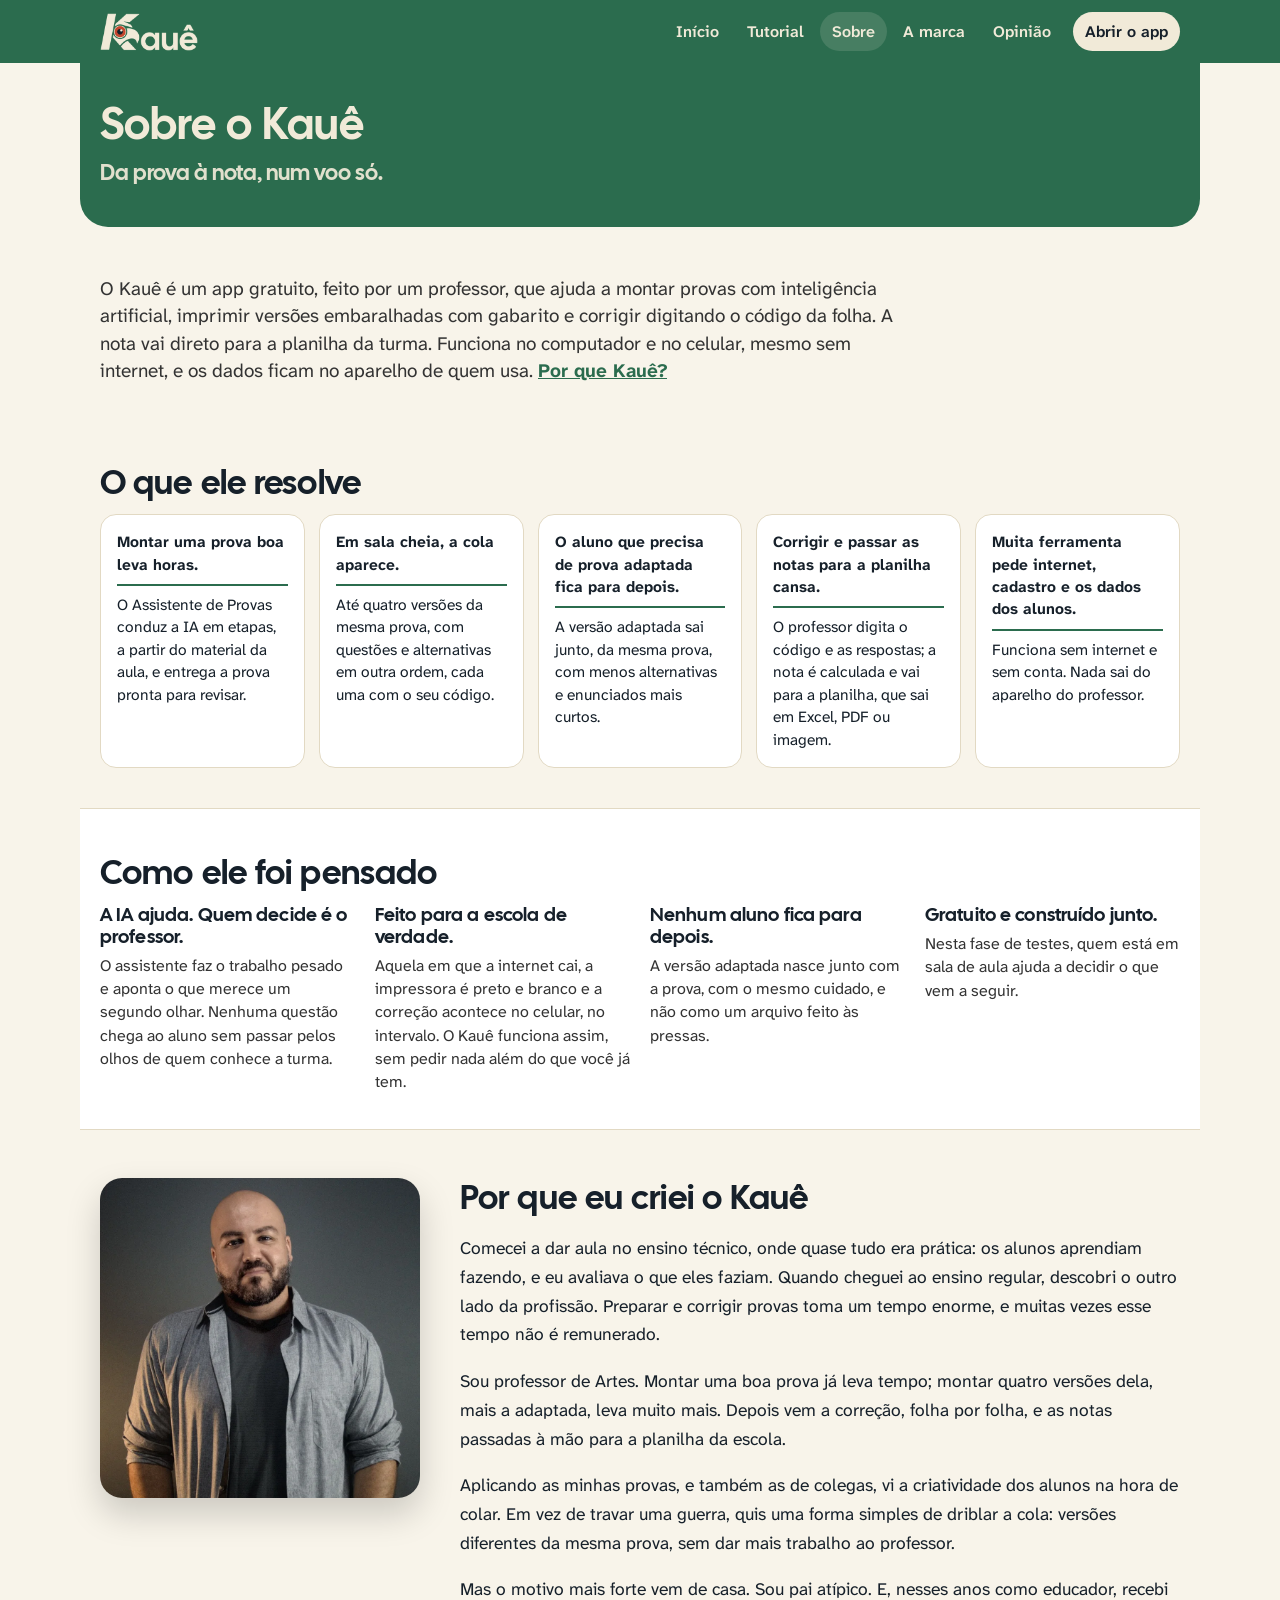
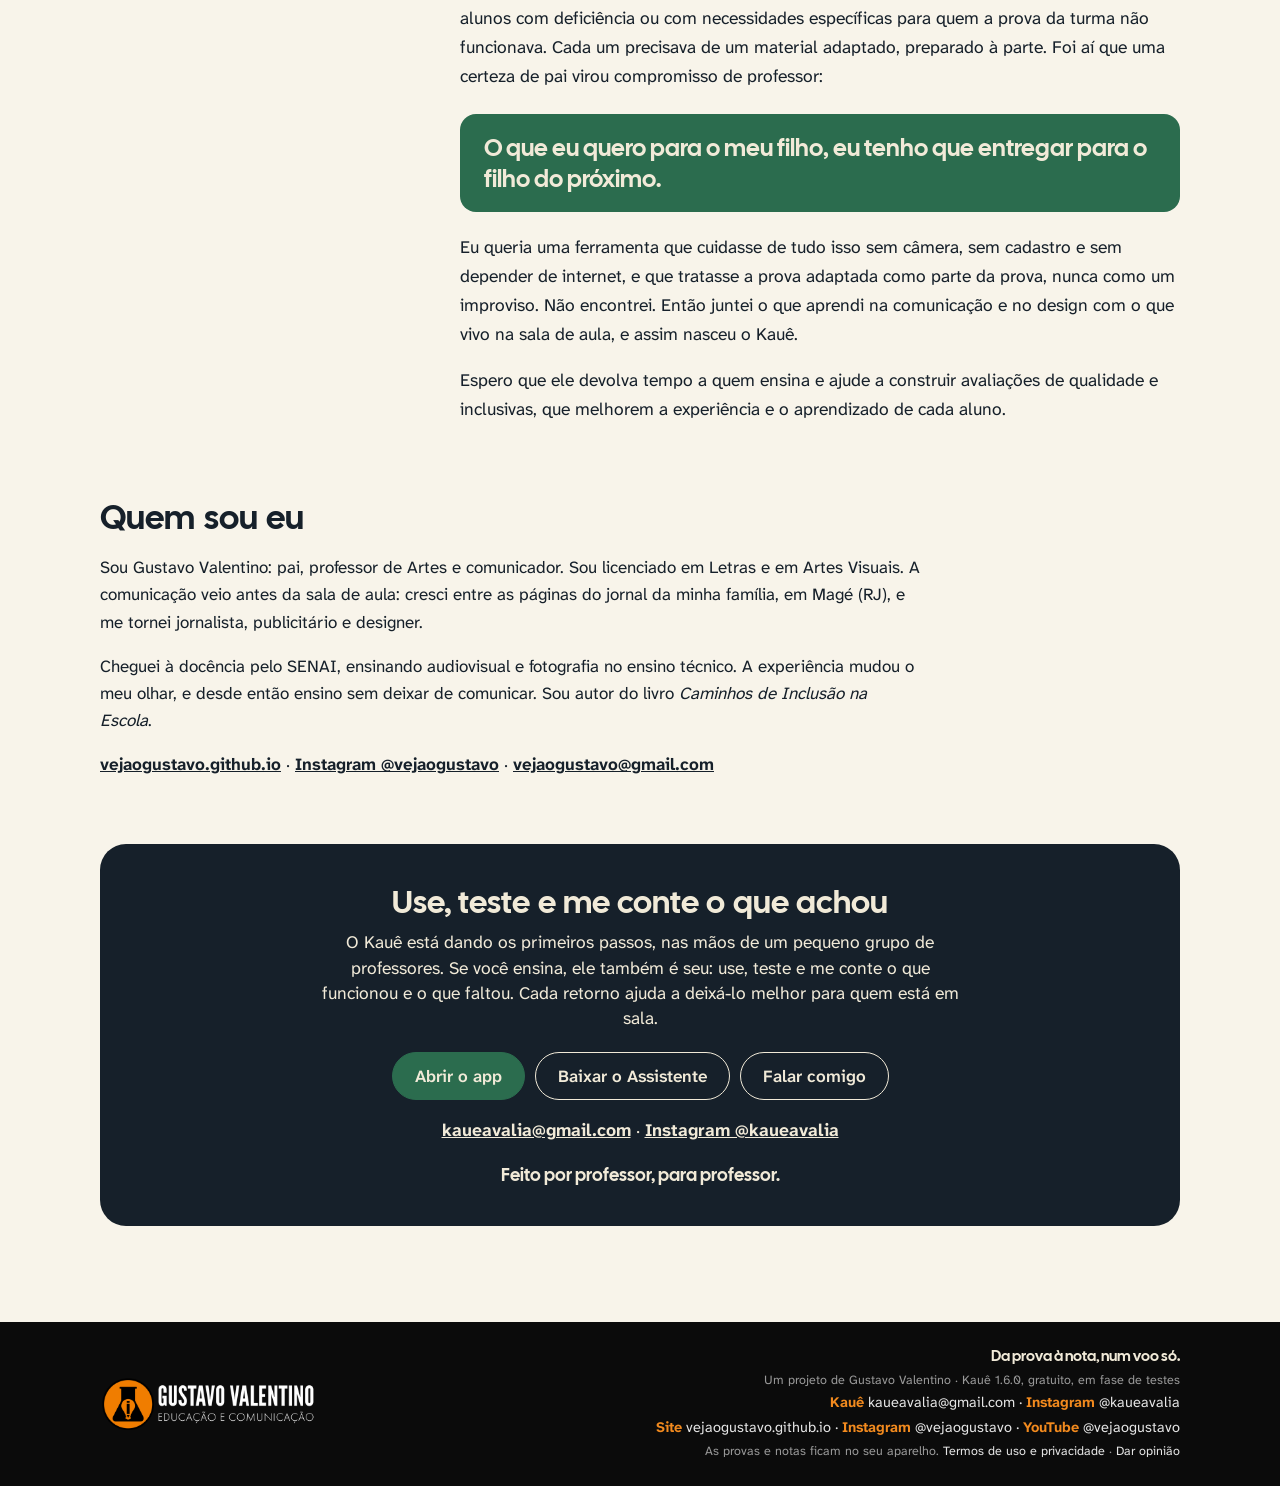
<file: sobre.html>
<!DOCTYPE html>
<html lang="pt-BR">
<head>
<meta charset="utf-8">
<meta name="viewport" content="width=device-width, initial-scale=1">
<title>Sobre o Kauê – da prova à nota, num voo só</title>
<meta name="description" content="Por que o Kauê existe, o que ele resolve e quem é o professor que o criou.">
<meta name="theme-color" content="#2B6C4E">
<meta property="og:title" content="Sobre o Kauê – da prova à nota, num voo só">
<meta property="og:description" content="Por que o Kauê existe, o que ele resolve e quem é o professor que o criou.">
<meta property="og:image" content="img/compartilhar.png">
<link rel="icon" type="image/png" href="img/favicon-32.png">
<link rel="apple-touch-icon" href="img/apple-touch-icon.png">
<link rel="stylesheet" href="css/kaue.css">
<link rel="stylesheet" href="css/portal.css">
<script>
  // quem instalou a primeira versão do Kauê (que abria direto no app) continua indo para o app
  if (window.matchMedia && window.matchMedia('(display-mode: standalone)').matches && !location.pathname.includes('/app/')) location.replace('app/');
</script>
</head>
<body class="portal">
<header class="portal-topo"><div class="barra">
  <a href="index.html" class="marca" aria-label="Kauê, página inicial"><img src="img/logo-mata.png" alt="Kauê" height="38"></a>
  <nav aria-label="Portal"><a href="index.html" class="">Início</a><a href="tutorial.html" class="">Tutorial</a><a href="sobre.html" class="ativo">Sobre</a><a href="marca.html" class="">A marca</a><a href="opiniao.html" class="">Opinião</a><a href="app/" class="app">Abrir o app</a></nav>
</div></header>
<main>
<section class="cabeca-pagina"><h1>Sobre o Kauê</h1><p class="slogan">Da prova à nota, num voo só.</p></section>

<section class="secao sobre-intro">
  <p class="secao-lead">O Kauê é um app gratuito, feito por um professor, que ajuda a montar provas com inteligência artificial, imprimir versões embaralhadas com gabarito e corrigir digitando o código da folha. A nota vai direto para a planilha da turma. Funciona no computador e no celular, mesmo sem internet, e os dados ficam no aparelho de quem usa. <a href="marca.html">Por que Kauê?</a></p>
</section>

<section class="secao">
  <h2>O que ele resolve</h2>
  <div class="resolve">
    <div><p class="dor">Montar uma prova boa leva horas.</p><p>O Assistente de Provas conduz a IA em etapas, a partir do material da aula, e entrega a prova pronta para revisar.</p></div>
    <div><p class="dor">Em sala cheia, a cola aparece.</p><p>Até quatro versões da mesma prova, com questões e alternativas em outra ordem, cada uma com o seu código.</p></div>
    <div><p class="dor">O aluno que precisa de prova adaptada fica para depois.</p><p>A versão adaptada sai junto, da mesma prova, com menos alternativas e enunciados mais curtos.</p></div>
    <div><p class="dor">Corrigir e passar as notas para a planilha cansa.</p><p>O professor digita o código e as respostas; a nota é calculada e vai para a planilha, que sai em Excel, PDF ou imagem.</p></div>
    <div><p class="dor">Muita ferramenta pede internet, cadastro e os dados dos alunos.</p><p>Funciona sem internet e sem conta. Nada sai do aparelho do professor.</p></div>
  </div>
</section>

<section class="secao clara">
  <h2>Como ele foi pensado</h2>
  <div class="principios">
    <div><h3>A IA ajuda. Quem decide é o professor.</h3><p>O assistente faz o trabalho pesado e aponta o que merece um segundo olhar. Nenhuma questão chega ao aluno sem passar pelos olhos de quem conhece a turma.</p></div>
    <div><h3>Feito para a escola de verdade.</h3><p>Aquela em que a internet cai, a impressora é preto e branco e a correção acontece no celular, no intervalo. O Kauê funciona assim, sem pedir nada além do que você já tem.</p></div>
    <div><h3>Nenhum aluno fica para depois.</h3><p>A versão adaptada nasce junto com a prova, com o mesmo cuidado, e não como um arquivo feito às pressas.</p></div>
    <div><h3>Gratuito e construído junto.</h3><p>Nesta fase de testes, quem está em sala de aula ajuda a decidir o que vem a seguir.</p></div>
  </div>
</section>

<section class="secao historia">
  <figure class="foto-autor"><img src="img/gustavo.webp" alt="Gustavo Valentino, criador do Kauê" width="900" height="900" loading="lazy"></figure>
  <div class="historia-texto">
    <h2>Por que eu criei o Kauê</h2>
    <p>Comecei a dar aula no ensino técnico, onde quase tudo era prática: os alunos aprendiam fazendo, e eu avaliava o que eles faziam. Quando cheguei ao ensino regular, descobri o outro lado da profissão. Preparar e corrigir provas toma um tempo enorme, e muitas vezes esse tempo não é remunerado.</p>
    <p>Sou professor de Artes. Montar uma boa prova já leva tempo; montar quatro versões dela, mais a adaptada, leva muito mais. Depois vem a correção, folha por folha, e as notas passadas à mão para a planilha da escola.</p>
    <p>Aplicando as minhas provas, e também as de colegas, vi a criatividade dos alunos na hora de colar. Em vez de travar uma guerra, quis uma forma simples de driblar a cola: versões diferentes da mesma prova, sem dar mais trabalho ao professor.</p>
    <p>Mas o motivo mais forte vem de casa. Sou pai atípico. E, nesses anos como educador, recebi alunos com deficiência ou com necessidades específicas para quem a prova da turma não funcionava. Cada um precisava de um material adaptado, preparado à parte. Foi aí que uma certeza de pai virou compromisso de professor:</p>
    <blockquote>O que eu quero para o meu filho, eu tenho que entregar para o filho do próximo.</blockquote>
    <p>Eu queria uma ferramenta que cuidasse de tudo isso sem câmera, sem cadastro e sem depender de internet, e que tratasse a prova adaptada como parte da prova, nunca como um improviso. Não encontrei. Então juntei o que aprendi na comunicação e no design com o que vivo na sala de aula, e assim nasceu o Kauê.</p>
    <p>Espero que ele devolva tempo a quem ensina e ajude a construir avaliações de qualidade e inclusivas, que melhorem a experiência e o aprendizado de cada aluno.</p>
  </div>
</section>

<section class="secao quem-sou">
  <h2>Quem sou eu</h2>
  <p>Sou Gustavo Valentino: pai, professor de Artes e comunicador. Sou licenciado em Letras e em Artes Visuais. A comunicação veio antes da sala de aula: cresci entre as páginas do jornal da minha família, em Magé (RJ), e me tornei jornalista, publicitário e designer.</p>
  <p>Cheguei à docência pelo SENAI, ensinando audiovisual e fotografia no ensino técnico. A experiência mudou o meu olhar, e desde então ensino sem deixar de comunicar. Sou autor do livro <i>Caminhos de Inclusão na Escola</i>.</p>
  <p class="links-autor"><a href="https://vejaogustavo.github.io">vejaogustavo.github.io</a> · <a href="https://www.instagram.com/vejaogustavo/">Instagram @vejaogustavo</a> · <a href="mailto:vejaogustavo@gmail.com">vejaogustavo@gmail.com</a></p>
</section>

<section class="convite">
  <h2>Use, teste e me conte o que achou</h2>
  <p>O Kauê está dando os primeiros passos, nas mãos de um pequeno grupo de professores. Se você ensina, ele também é seu: use, teste e me conte o que funcionou e o que faltou. Cada retorno ajuda a deixá-lo melhor para quem está em sala.</p>
  <div class="hero-acoes">
    <a class="botao principal grande" href="app/">Abrir o app</a>
    <a class="botao claro grande" href="downloads/Assistente-de-Provas-Kaue.pdf" download>Baixar o Assistente</a>
    <a class="botao claro grande" href="mailto:kaueavalia@gmail.com?subject=Kau%C3%AA%20%E2%80%93%20retorno%20de%20professor">Falar comigo</a>
  </div>
  <p class="contato-kaue"><a href="mailto:kaueavalia@gmail.com">kaueavalia@gmail.com</a> · <a href="https://www.instagram.com/kaueavalia/">Instagram @kaueavalia</a></p>
  <p class="assinatura-frase">Feito por professor, para professor.</p>
</section>

</main>
<footer class="portal-rodape"><div class="barra">
  <img src="img/logo-gustavo.png" alt="Gustavo Valentino | Educação e Comunicação">
  <div class="contatos"><span class="slogan">Da prova à nota, num voo só.</span><small>Um projeto de Gustavo Valentino · Kauê 1.6.0, gratuito, em fase de testes</small>
    <a href="mailto:kaueavalia@gmail.com"><b>Kauê</b> kaueavalia@gmail.com</a> · <a href="https://www.instagram.com/kaueavalia/"><b>Instagram</b> @kaueavalia</a><br>
    <a href="https://vejaogustavo.github.io"><b>Site</b> vejaogustavo.github.io</a> · <a href="https://www.instagram.com/vejaogustavo/"><b>Instagram</b> @vejaogustavo</a> · <a href="https://www.youtube.com/@vejaogustavo"><b>YouTube</b> @vejaogustavo</a>
    <small>As provas e notas ficam no seu aparelho. <a href="termos.html">Termos de uso e privacidade</a> · <a href="opiniao.html">Dar opinião</a></small></div>
</div></footer>
<script>
  if ('serviceWorker' in navigator && (location.protocol === 'https:' || ['localhost', '127.0.0.1'].includes(location.hostname)))
    navigator.serviceWorker.register('sw.js').catch(() => {});
</script>
</body>
</html>
</file>
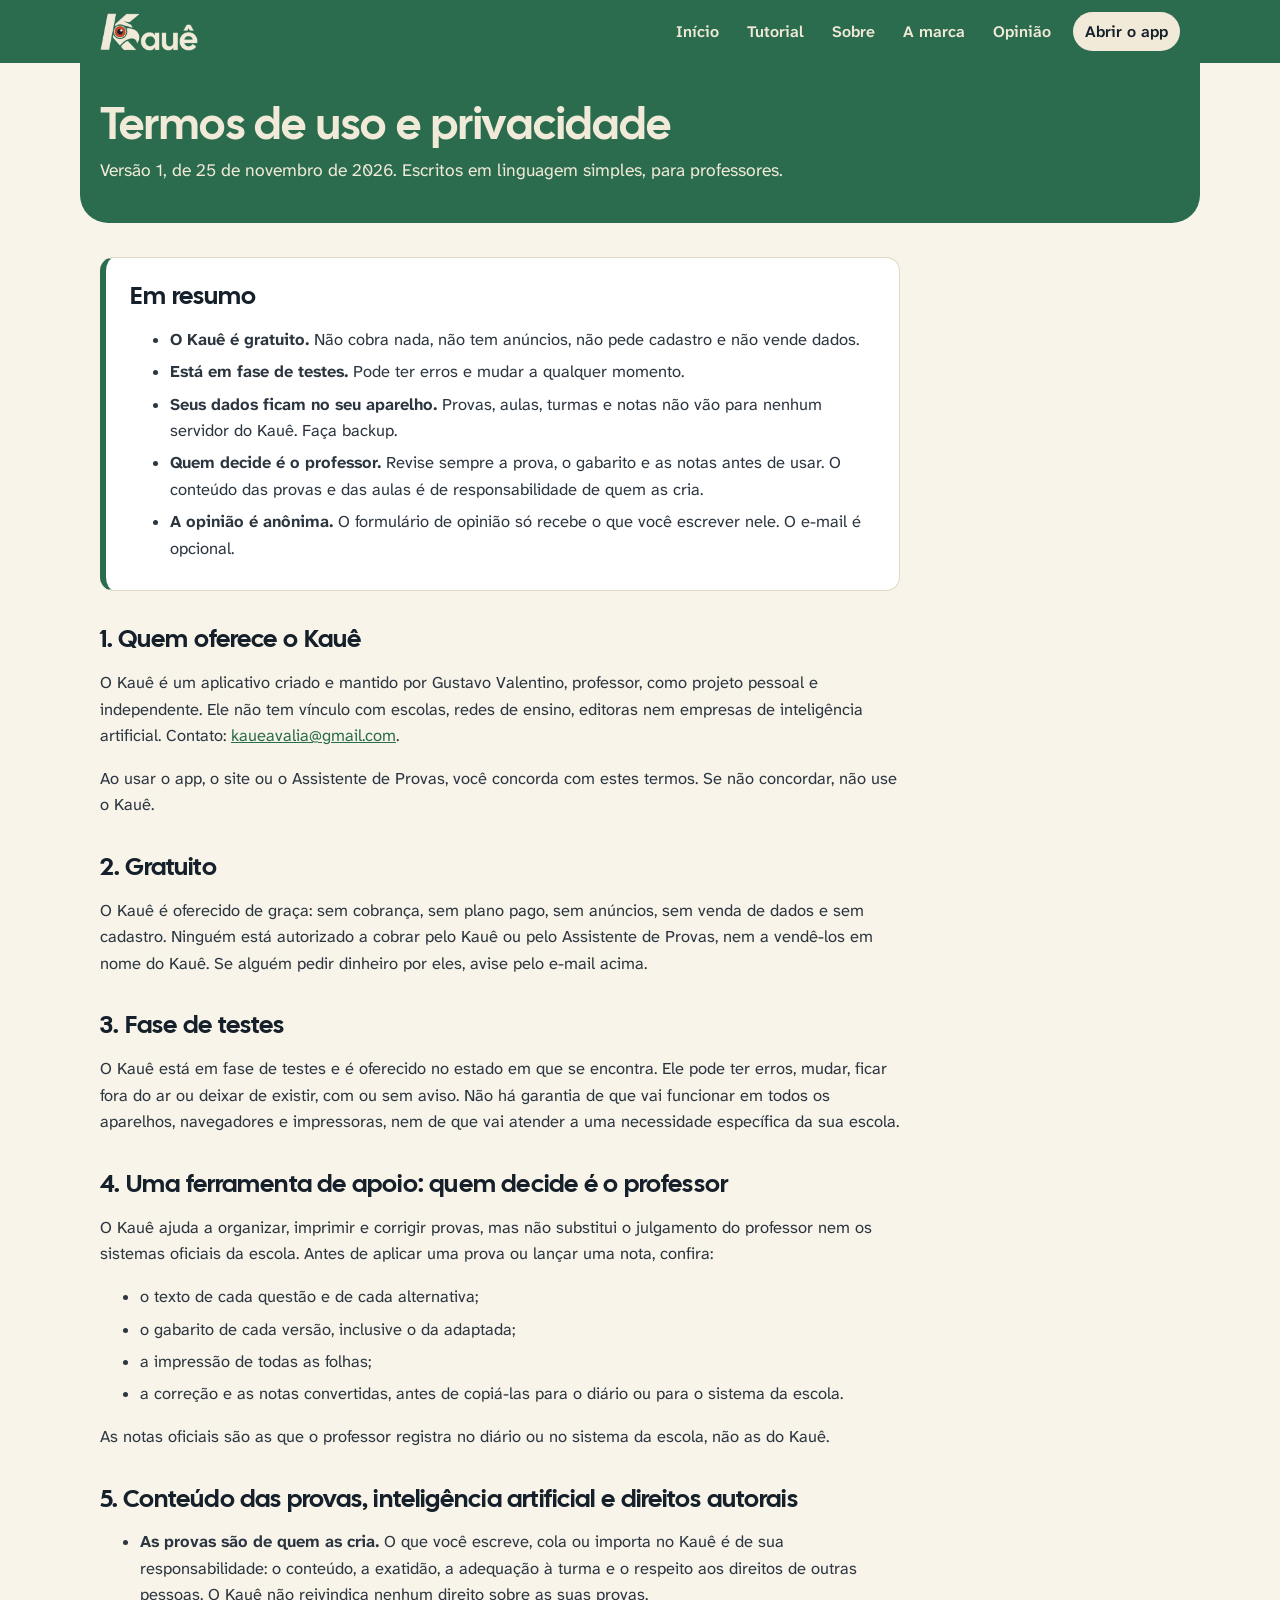
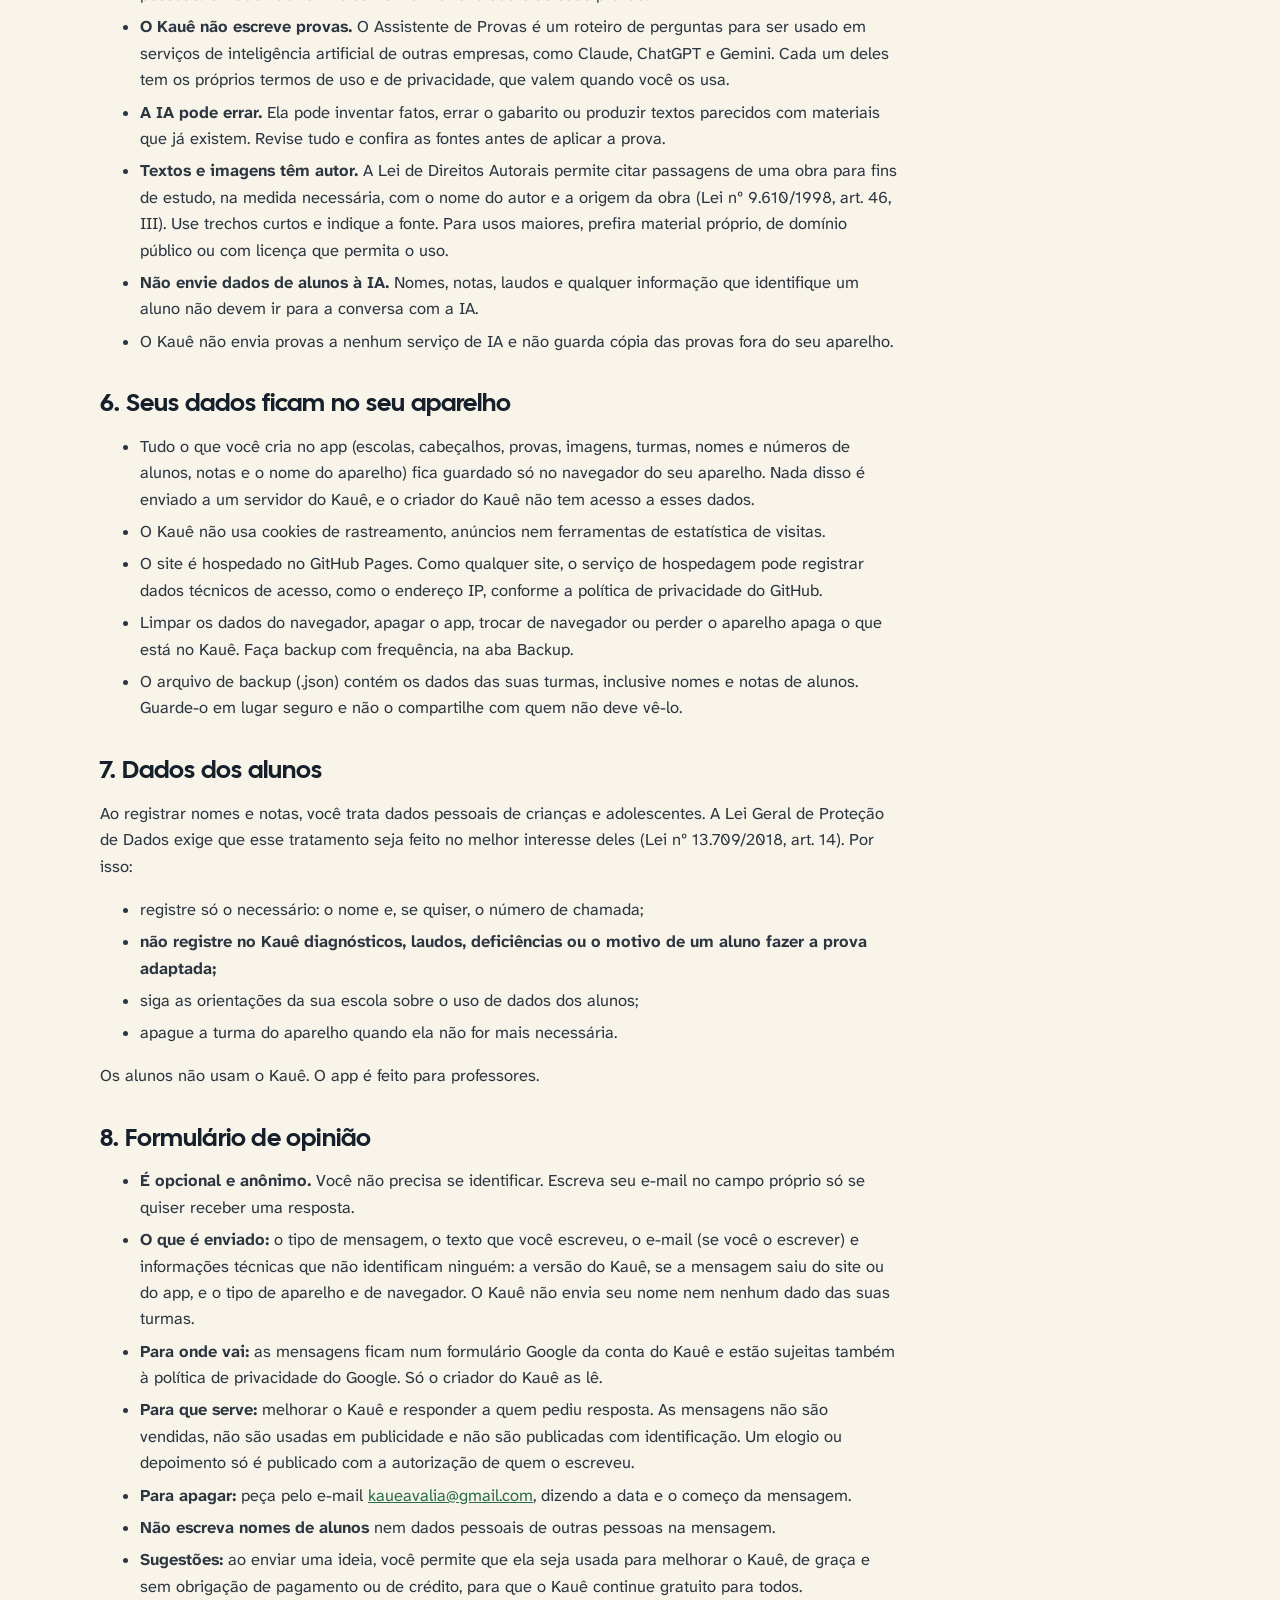
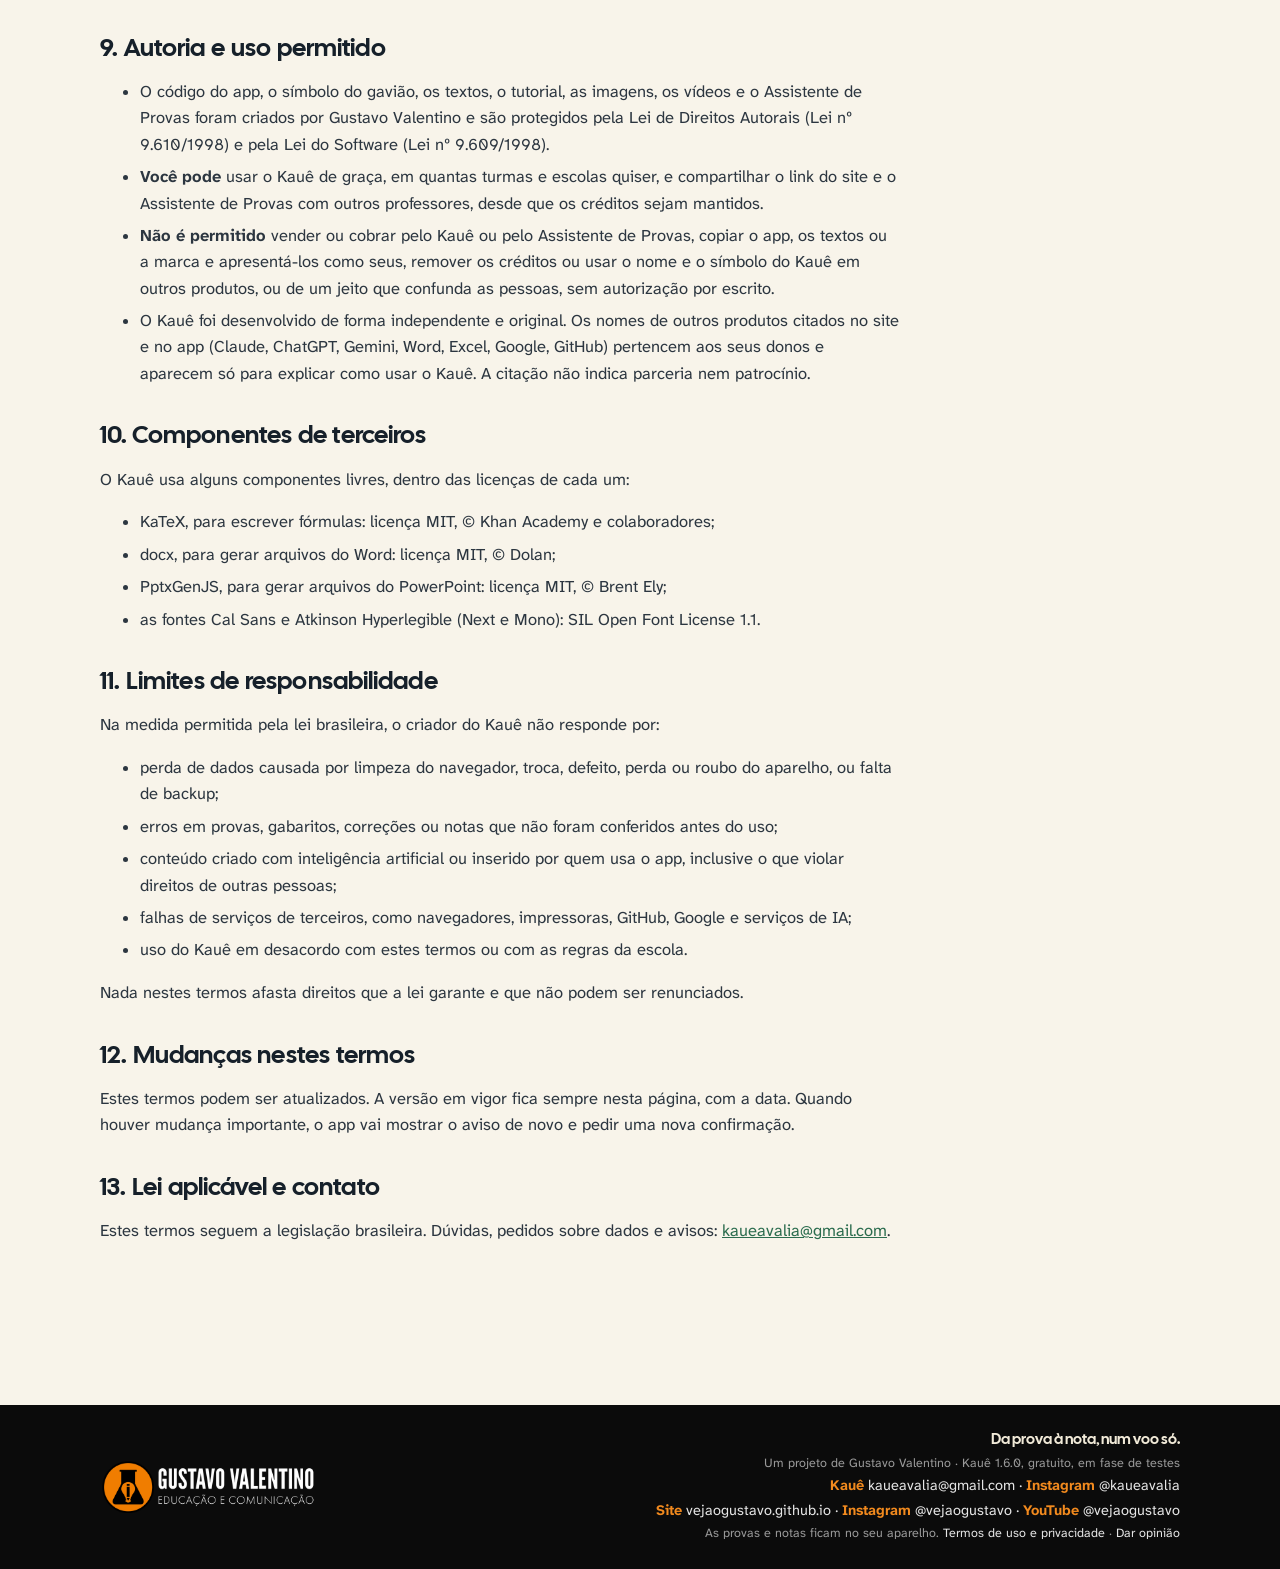
<file: termos.html>
<!DOCTYPE html>
<html lang="pt-BR">
<head>
<meta charset="utf-8">
<meta name="viewport" content="width=device-width, initial-scale=1">
<title>Termos de uso e privacidade do Kauê</title>
<meta name="description" content="O Kauê é gratuito e está em fase de testes. Os dados ficam no aparelho do professor. Leia os termos de uso e privacidade.">
<meta name="theme-color" content="#2B6C4E">
<meta property="og:title" content="Termos de uso e privacidade do Kauê">
<meta property="og:description" content="O Kauê é gratuito e está em fase de testes. Os dados ficam no aparelho do professor. Leia os termos de uso e privacidade.">
<meta property="og:image" content="img/compartilhar.png">
<link rel="icon" type="image/png" href="img/favicon-32.png">
<link rel="apple-touch-icon" href="img/apple-touch-icon.png">
<link rel="stylesheet" href="css/kaue.css">
<link rel="stylesheet" href="css/portal.css">
<script>
  // quem instalou a primeira versão do Kauê (que abria direto no app) continua indo para o app
  if (window.matchMedia && window.matchMedia('(display-mode: standalone)').matches && !location.pathname.includes('/app/')) location.replace('app/');
</script>
</head>
<body class="portal">
<header class="portal-topo"><div class="barra">
  <a href="index.html" class="marca" aria-label="Kauê, página inicial"><img src="img/logo-mata.png" alt="Kauê" height="38"></a>
  <nav aria-label="Portal"><a href="index.html" class="">Início</a><a href="tutorial.html" class="">Tutorial</a><a href="sobre.html" class="">Sobre</a><a href="marca.html" class="">A marca</a><a href="opiniao.html" class="">Opinião</a><a href="app/" class="app">Abrir o app</a></nav>
</div></header>
<main>
<section class="cabeca-pagina"><h1>Termos de uso e privacidade</h1><p>Versão 1, de 25 de novembro de 2026. Escritos em linguagem simples, para professores.</p></section>

<article class="termos">

<div class="resumo">
  <h2>Em resumo</h2>
  <ul>
    <li><b>O Kauê é gratuito.</b> Não cobra nada, não tem anúncios, não pede cadastro e não vende dados.</li>
    <li><b>Está em fase de testes.</b> Pode ter erros e mudar a qualquer momento.</li>
    <li><b>Seus dados ficam no seu aparelho.</b> Provas, aulas, turmas e notas não vão para nenhum servidor do Kauê. Faça backup.</li>
    <li><b>Quem decide é o professor.</b> Revise sempre a prova, o gabarito e as notas antes de usar. O conteúdo das provas e das aulas é de responsabilidade de quem as cria.</li>
    <li><b>A opinião é anônima.</b> O formulário de opinião só recebe o que você escrever nele. O e-mail é opcional.</li>
  </ul>
</div>

<h2 id="quem">1. Quem oferece o Kauê</h2>
<p>O Kauê é um aplicativo criado e mantido por Gustavo Valentino, professor, como projeto pessoal e independente. Ele não tem vínculo com escolas, redes de ensino, editoras nem empresas de inteligência artificial. Contato: <a href="mailto:kaueavalia@gmail.com">kaueavalia@gmail.com</a>.</p>
<p>Ao usar o app, o site ou o Assistente de Provas, você concorda com estes termos. Se não concordar, não use o Kauê.</p>

<h2 id="gratuito">2. Gratuito</h2>
<p>O Kauê é oferecido de graça: sem cobrança, sem plano pago, sem anúncios, sem venda de dados e sem cadastro. Ninguém está autorizado a cobrar pelo Kauê ou pelo Assistente de Provas, nem a vendê-los em nome do Kauê. Se alguém pedir dinheiro por eles, avise pelo e-mail acima.</p>

<h2 id="testes">3. Fase de testes</h2>
<p>O Kauê está em fase de testes e é oferecido no estado em que se encontra. Ele pode ter erros, mudar, ficar fora do ar ou deixar de existir, com ou sem aviso. Não há garantia de que vai funcionar em todos os aparelhos, navegadores e impressoras, nem de que vai atender a uma necessidade específica da sua escola.</p>

<h2 id="professor">4. Uma ferramenta de apoio: quem decide é o professor</h2>
<p>O Kauê ajuda a organizar, imprimir e corrigir provas, mas não substitui o julgamento do professor nem os sistemas oficiais da escola. Antes de aplicar uma prova ou lançar uma nota, confira:</p>
<ul>
  <li>o texto de cada questão e de cada alternativa;</li>
  <li>o gabarito de cada versão, inclusive o da adaptada;</li>
  <li>a impressão de todas as folhas;</li>
  <li>a correção e as notas convertidas, antes de copiá-las para o diário ou para o sistema da escola.</li>
</ul>
<p>As notas oficiais são as que o professor registra no diário ou no sistema da escola, não as do Kauê.</p>

<h2 id="conteudo">5. Conteúdo das provas, inteligência artificial e direitos autorais</h2>
<ul>
  <li><b>As provas são de quem as cria.</b> O que você escreve, cola ou importa no Kauê é de sua responsabilidade: o conteúdo, a exatidão, a adequação à turma e o respeito aos direitos de outras pessoas. O Kauê não reivindica nenhum direito sobre as suas provas.</li>
  <li><b>O Kauê não escreve provas.</b> O Assistente de Provas é um roteiro de perguntas para ser usado em serviços de inteligência artificial de outras empresas, como Claude, ChatGPT e Gemini. Cada um deles tem os próprios termos de uso e de privacidade, que valem quando você os usa.</li>
  <li><b>A IA pode errar.</b> Ela pode inventar fatos, errar o gabarito ou produzir textos parecidos com materiais que já existem. Revise tudo e confira as fontes antes de aplicar a prova.</li>
  <li><b>Textos e imagens têm autor.</b> A Lei de Direitos Autorais permite citar passagens de uma obra para fins de estudo, na medida necessária, com o nome do autor e a origem da obra (Lei nº 9.610/1998, art. 46, III). Use trechos curtos e indique a fonte. Para usos maiores, prefira material próprio, de domínio público ou com licença que permita o uso.</li>
  <li><b>Não envie dados de alunos à IA.</b> Nomes, notas, laudos e qualquer informação que identifique um aluno não devem ir para a conversa com a IA.</li>
  <li>O Kauê não envia provas a nenhum serviço de IA e não guarda cópia das provas fora do seu aparelho.</li>
</ul>

<h2 id="dados">6. Seus dados ficam no seu aparelho</h2>
<ul>
  <li>Tudo o que você cria no app (escolas, cabeçalhos, provas, imagens, turmas, nomes e números de alunos, notas e o nome do aparelho) fica guardado só no navegador do seu aparelho. Nada disso é enviado a um servidor do Kauê, e o criador do Kauê não tem acesso a esses dados.</li>
  <li>O Kauê não usa cookies de rastreamento, anúncios nem ferramentas de estatística de visitas.</li>
  <li>O site é hospedado no GitHub Pages. Como qualquer site, o serviço de hospedagem pode registrar dados técnicos de acesso, como o endereço IP, conforme a política de privacidade do GitHub.</li>
  <li>Limpar os dados do navegador, apagar o app, trocar de navegador ou perder o aparelho apaga o que está no Kauê. Faça backup com frequência, na aba Backup.</li>
  <li>O arquivo de backup (.json) contém os dados das suas turmas, inclusive nomes e notas de alunos. Guarde-o em lugar seguro e não o compartilhe com quem não deve vê-lo.</li>
</ul>

<h2 id="alunos">7. Dados dos alunos</h2>
<p>Ao registrar nomes e notas, você trata dados pessoais de crianças e adolescentes. A Lei Geral de Proteção de Dados exige que esse tratamento seja feito no melhor interesse deles (Lei nº 13.709/2018, art. 14). Por isso:</p>
<ul>
  <li>registre só o necessário: o nome e, se quiser, o número de chamada;</li>
  <li><b>não registre no Kauê diagnósticos, laudos, deficiências ou o motivo de um aluno fazer a prova adaptada;</b></li>
  <li>siga as orientações da sua escola sobre o uso de dados dos alunos;</li>
  <li>apague a turma do aparelho quando ela não for mais necessária.</li>
</ul>
<p>Os alunos não usam o Kauê. O app é feito para professores.</p>

<h2 id="opiniao">8. Formulário de opinião</h2>
<ul>
  <li><b>É opcional e anônimo.</b> Você não precisa se identificar. Escreva seu e-mail no campo próprio só se quiser receber uma resposta.</li>
  <li><b>O que é enviado:</b> o tipo de mensagem, o texto que você escreveu, o e-mail (se você o escrever) e informações técnicas que não identificam ninguém: a versão do Kauê, se a mensagem saiu do site ou do app, e o tipo de aparelho e de navegador. O Kauê não envia seu nome nem nenhum dado das suas turmas.</li>
  <li><b>Para onde vai:</b> as mensagens ficam num formulário Google da conta do Kauê e estão sujeitas também à política de privacidade do Google. Só o criador do Kauê as lê.</li>
  <li><b>Para que serve:</b> melhorar o Kauê e responder a quem pediu resposta. As mensagens não são vendidas, não são usadas em publicidade e não são publicadas com identificação. Um elogio ou depoimento só é publicado com a autorização de quem o escreveu.</li>
  <li><b>Para apagar:</b> peça pelo e-mail <a href="mailto:kaueavalia@gmail.com">kaueavalia@gmail.com</a>, dizendo a data e o começo da mensagem.</li>
  <li><b>Não escreva nomes de alunos</b> nem dados pessoais de outras pessoas na mensagem.</li>
  <li><b>Sugestões:</b> ao enviar uma ideia, você permite que ela seja usada para melhorar o Kauê, de graça e sem obrigação de pagamento ou de crédito, para que o Kauê continue gratuito para todos.</li>
</ul>

<h2 id="autoria">9. Autoria e uso permitido</h2>
<ul>
  <li>O código do app, o símbolo do gavião, os textos, o tutorial, as imagens, os vídeos e o Assistente de Provas foram criados por Gustavo Valentino e são protegidos pela Lei de Direitos Autorais (Lei nº 9.610/1998) e pela Lei do Software (Lei nº 9.609/1998).</li>
  <li><b>Você pode</b> usar o Kauê de graça, em quantas turmas e escolas quiser, e compartilhar o link do site e o Assistente de Provas com outros professores, desde que os créditos sejam mantidos.</li>
  <li><b>Não é permitido</b> vender ou cobrar pelo Kauê ou pelo Assistente de Provas, copiar o app, os textos ou a marca e apresentá-los como seus, remover os créditos ou usar o nome e o símbolo do Kauê em outros produtos, ou de um jeito que confunda as pessoas, sem autorização por escrito.</li>
  <li>O Kauê foi desenvolvido de forma independente e original. Os nomes de outros produtos citados no site e no app (Claude, ChatGPT, Gemini, Word, Excel, Google, GitHub) pertencem aos seus donos e aparecem só para explicar como usar o Kauê. A citação não indica parceria nem patrocínio.</li>
</ul>

<h2 id="terceiros">10. Componentes de terceiros</h2>
<p>O Kauê usa alguns componentes livres, dentro das licenças de cada um:</p>
<ul>
  <li>KaTeX, para escrever fórmulas: licença MIT, © Khan Academy e colaboradores;</li>
  <li>docx, para gerar arquivos do Word: licença MIT, © Dolan;</li>
  <li>PptxGenJS, para gerar arquivos do PowerPoint: licença MIT, © Brent Ely;</li>
  <li>as fontes Cal Sans e Atkinson Hyperlegible (Next e Mono): SIL Open Font License 1.1.</li>
</ul>

<h2 id="responsabilidade">11. Limites de responsabilidade</h2>
<p>Na medida permitida pela lei brasileira, o criador do Kauê não responde por:</p>
<ul>
  <li>perda de dados causada por limpeza do navegador, troca, defeito, perda ou roubo do aparelho, ou falta de backup;</li>
  <li>erros em provas, gabaritos, correções ou notas que não foram conferidos antes do uso;</li>
  <li>conteúdo criado com inteligência artificial ou inserido por quem usa o app, inclusive o que violar direitos de outras pessoas;</li>
  <li>falhas de serviços de terceiros, como navegadores, impressoras, GitHub, Google e serviços de IA;</li>
  <li>uso do Kauê em desacordo com estes termos ou com as regras da escola.</li>
</ul>
<p>Nada nestes termos afasta direitos que a lei garante e que não podem ser renunciados.</p>

<h2 id="mudancas">12. Mudanças nestes termos</h2>
<p>Estes termos podem ser atualizados. A versão em vigor fica sempre nesta página, com a data. Quando houver mudança importante, o app vai mostrar o aviso de novo e pedir uma nova confirmação.</p>

<h2 id="lei">13. Lei aplicável e contato</h2>
<p>Estes termos seguem a legislação brasileira. Dúvidas, pedidos sobre dados e avisos: <a href="mailto:kaueavalia@gmail.com">kaueavalia@gmail.com</a>.</p>

</article>

</main>
<footer class="portal-rodape"><div class="barra">
  <img src="img/logo-gustavo.png" alt="Gustavo Valentino | Educação e Comunicação">
  <div class="contatos"><span class="slogan">Da prova à nota, num voo só.</span><small>Um projeto de Gustavo Valentino · Kauê 1.6.0, gratuito, em fase de testes</small>
    <a href="mailto:kaueavalia@gmail.com"><b>Kauê</b> kaueavalia@gmail.com</a> · <a href="https://www.instagram.com/kaueavalia/"><b>Instagram</b> @kaueavalia</a><br>
    <a href="https://vejaogustavo.github.io"><b>Site</b> vejaogustavo.github.io</a> · <a href="https://www.instagram.com/vejaogustavo/"><b>Instagram</b> @vejaogustavo</a> · <a href="https://www.youtube.com/@vejaogustavo"><b>YouTube</b> @vejaogustavo</a>
    <small>As provas e notas ficam no seu aparelho. <a href="termos.html">Termos de uso e privacidade</a> · <a href="opiniao.html">Dar opinião</a></small></div>
</div></footer>
<script>
  if ('serviceWorker' in navigator && (location.protocol === 'https:' || ['localhost', '127.0.0.1'].includes(location.hostname)))
    navigator.serviceWorker.register('sw.js').catch(() => {});
</script>
</body>
</html>
</file>
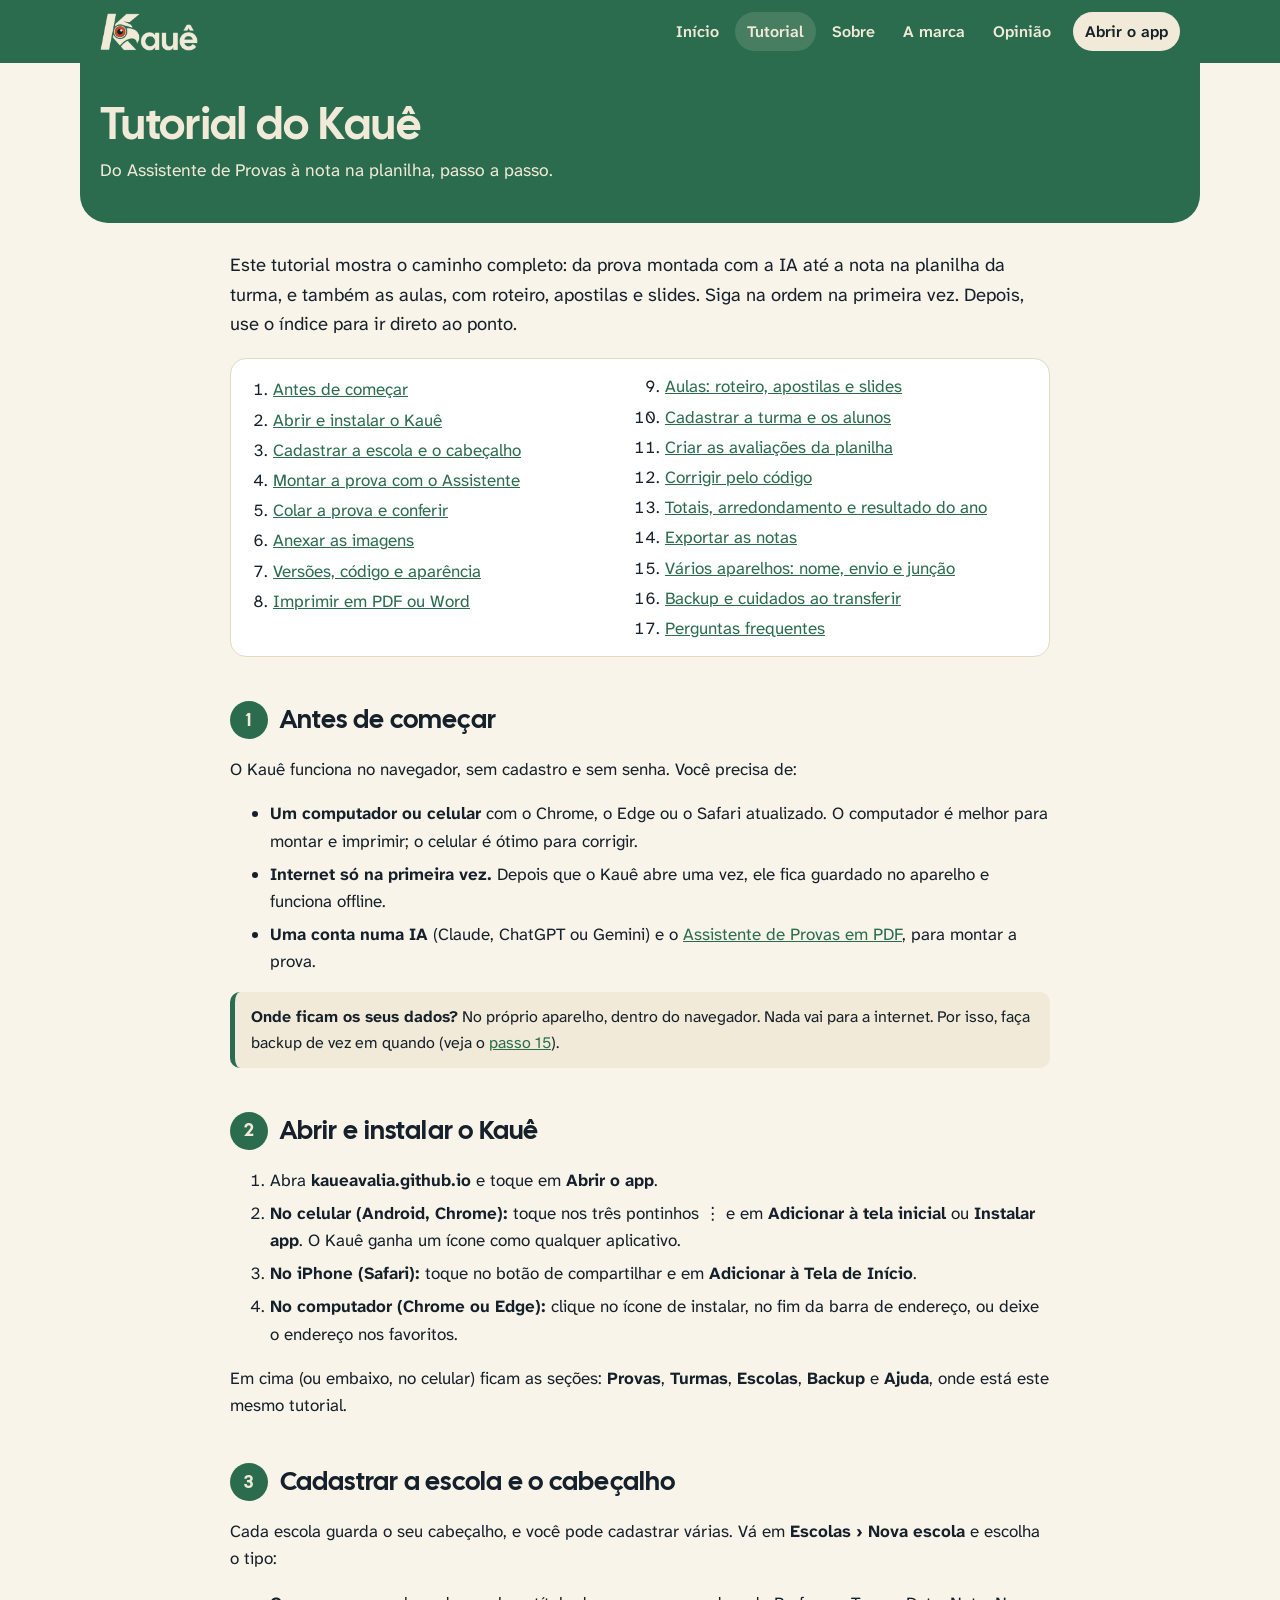
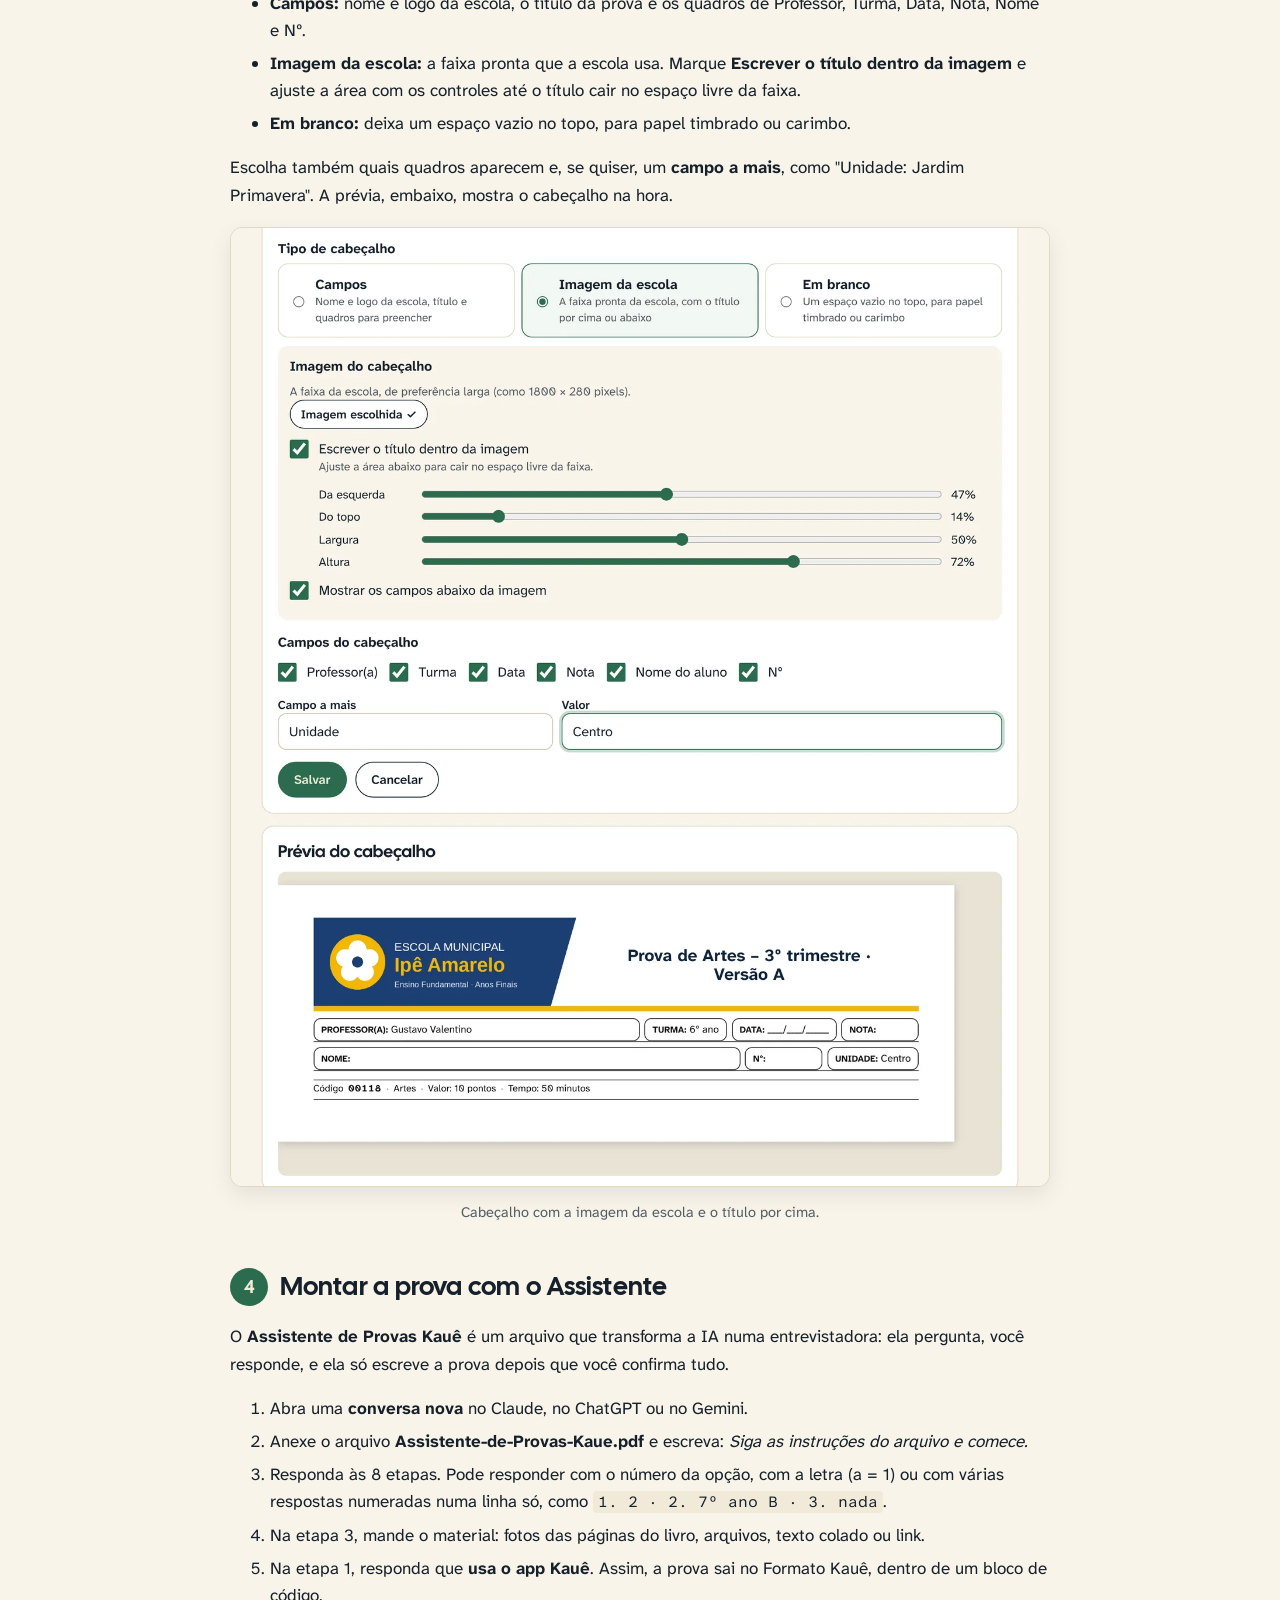
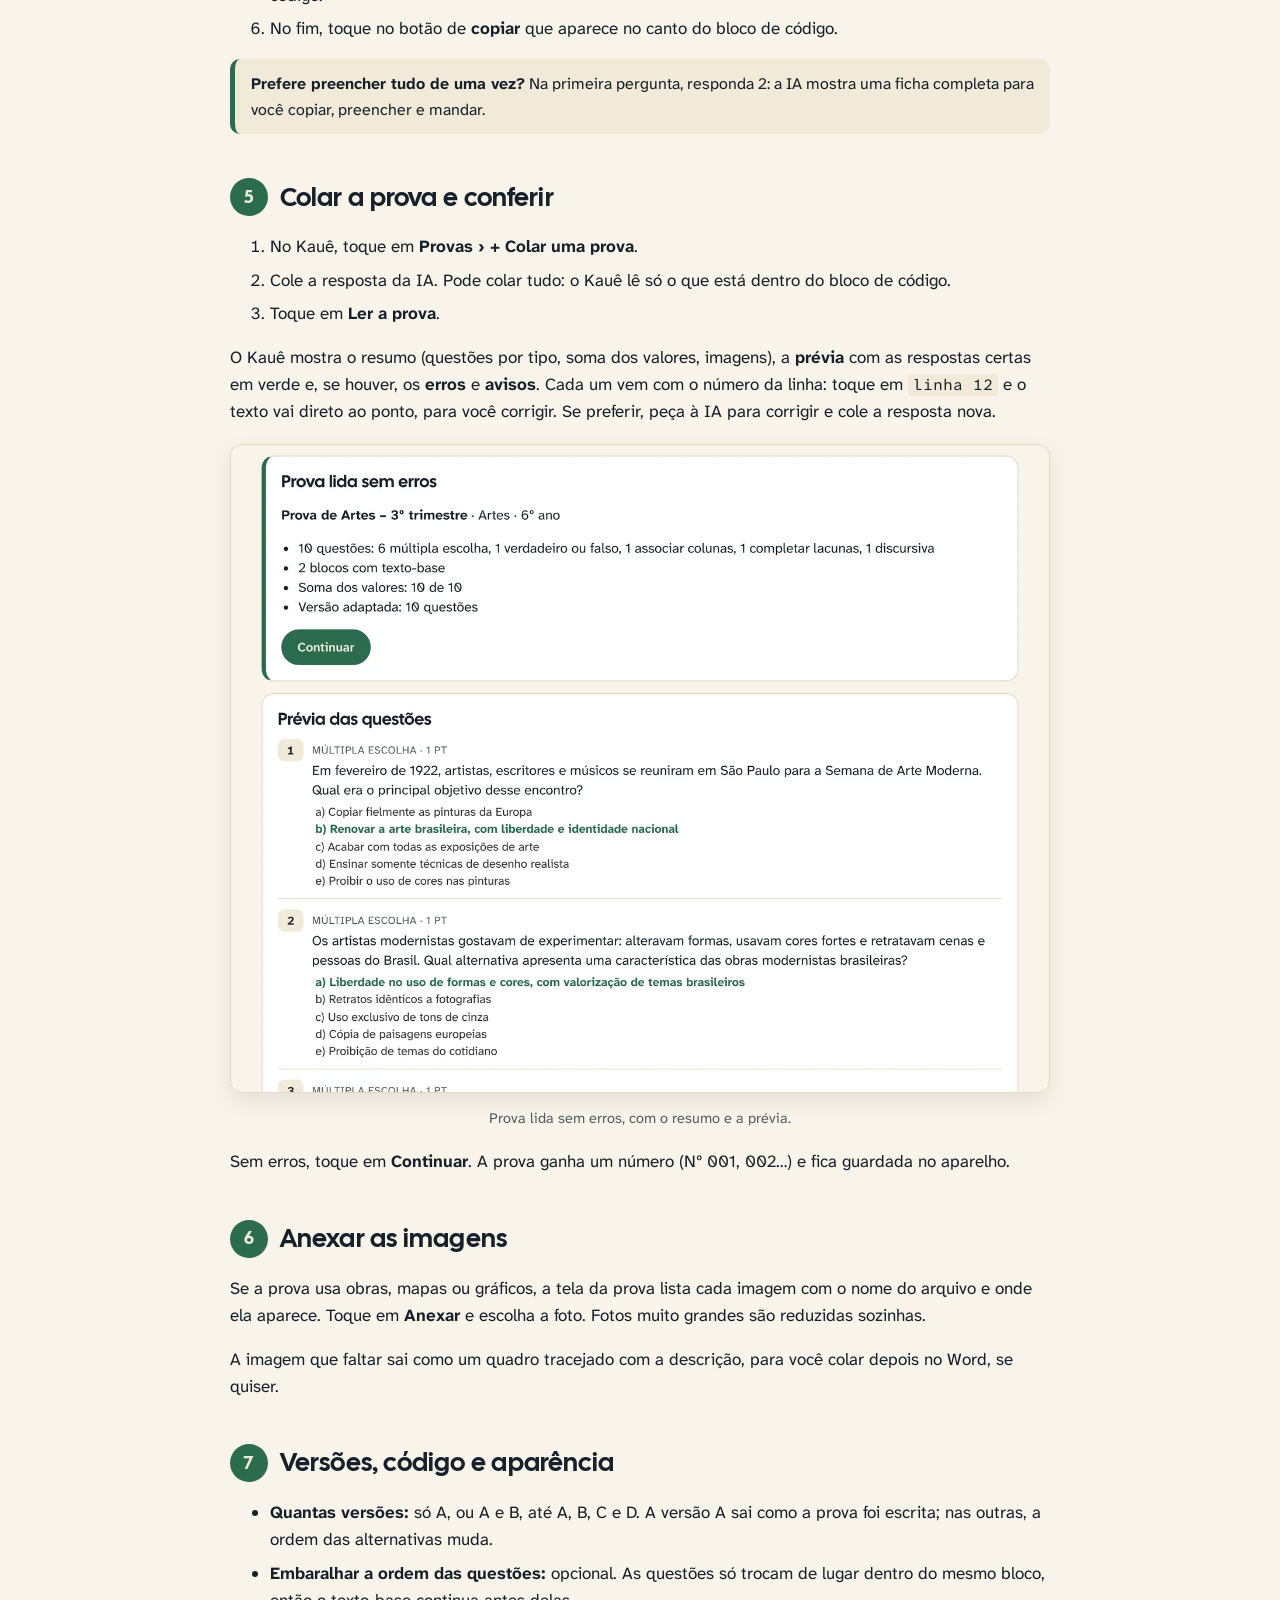
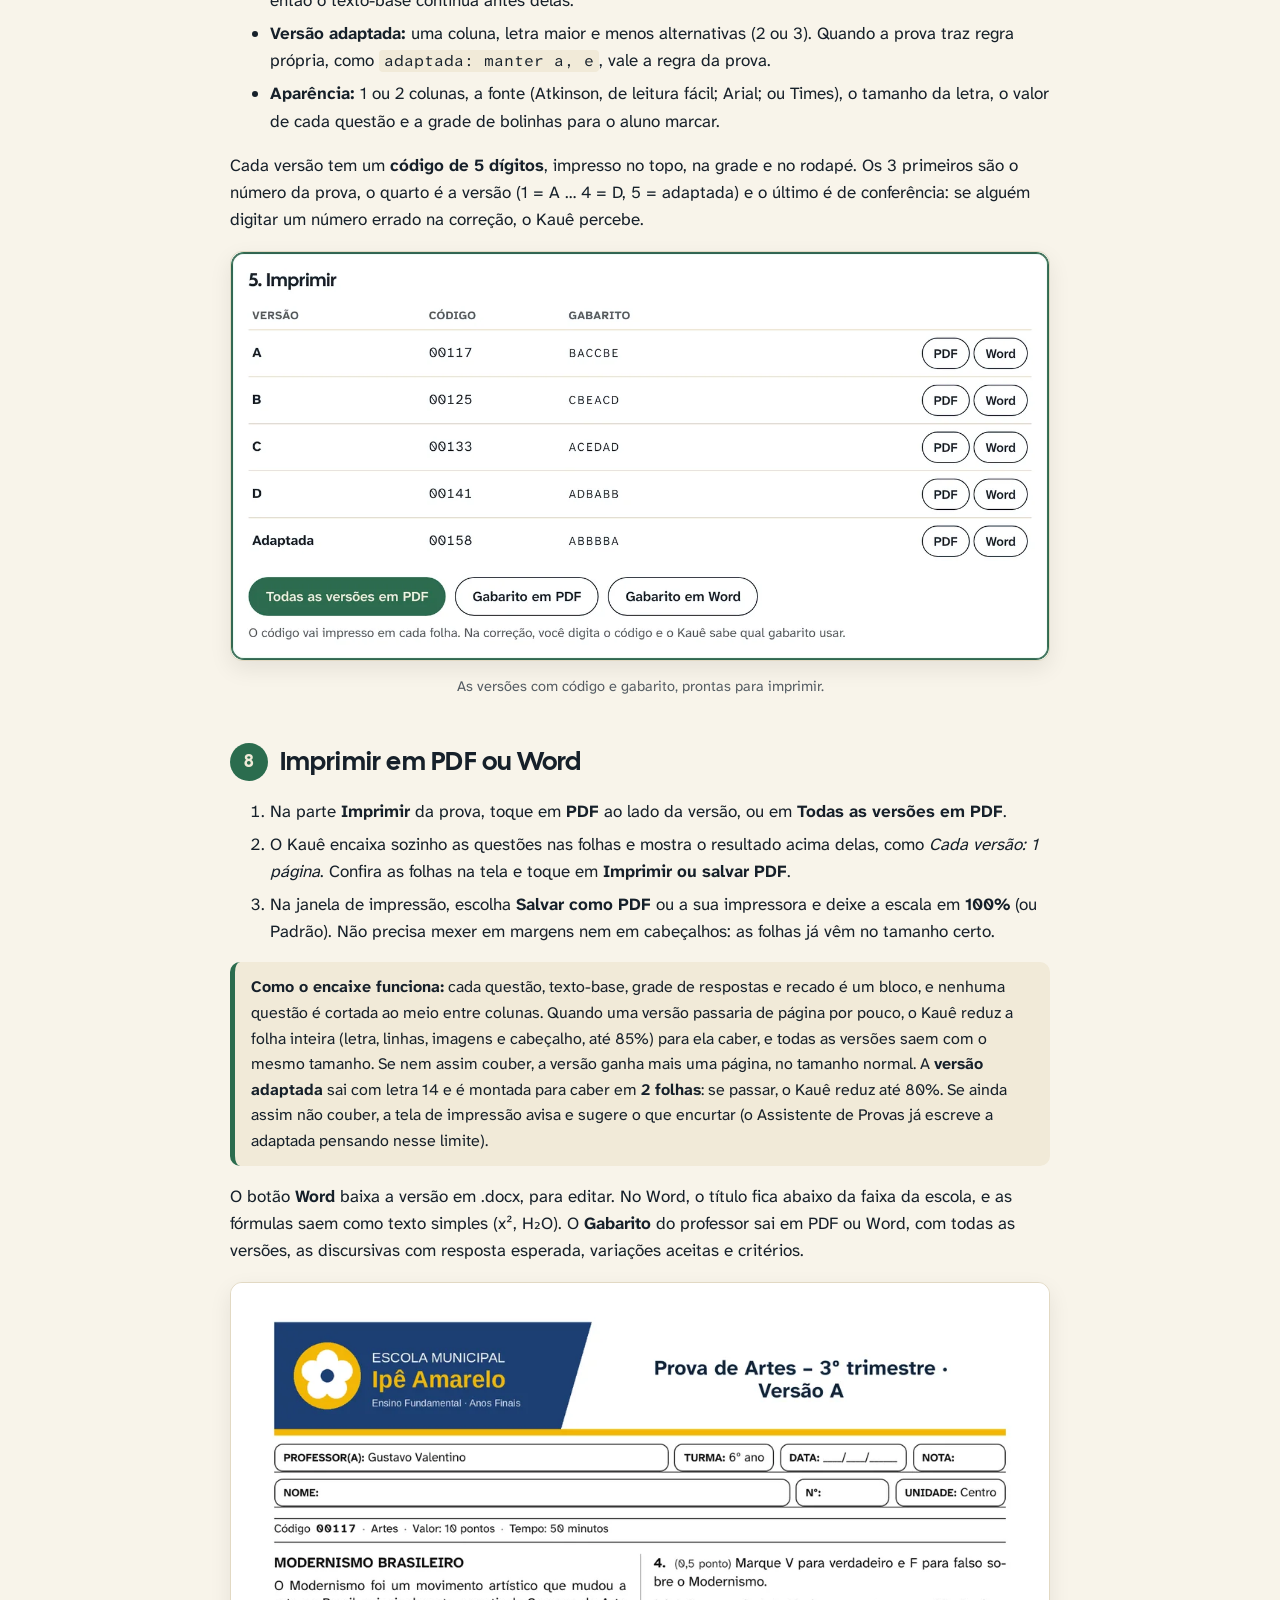
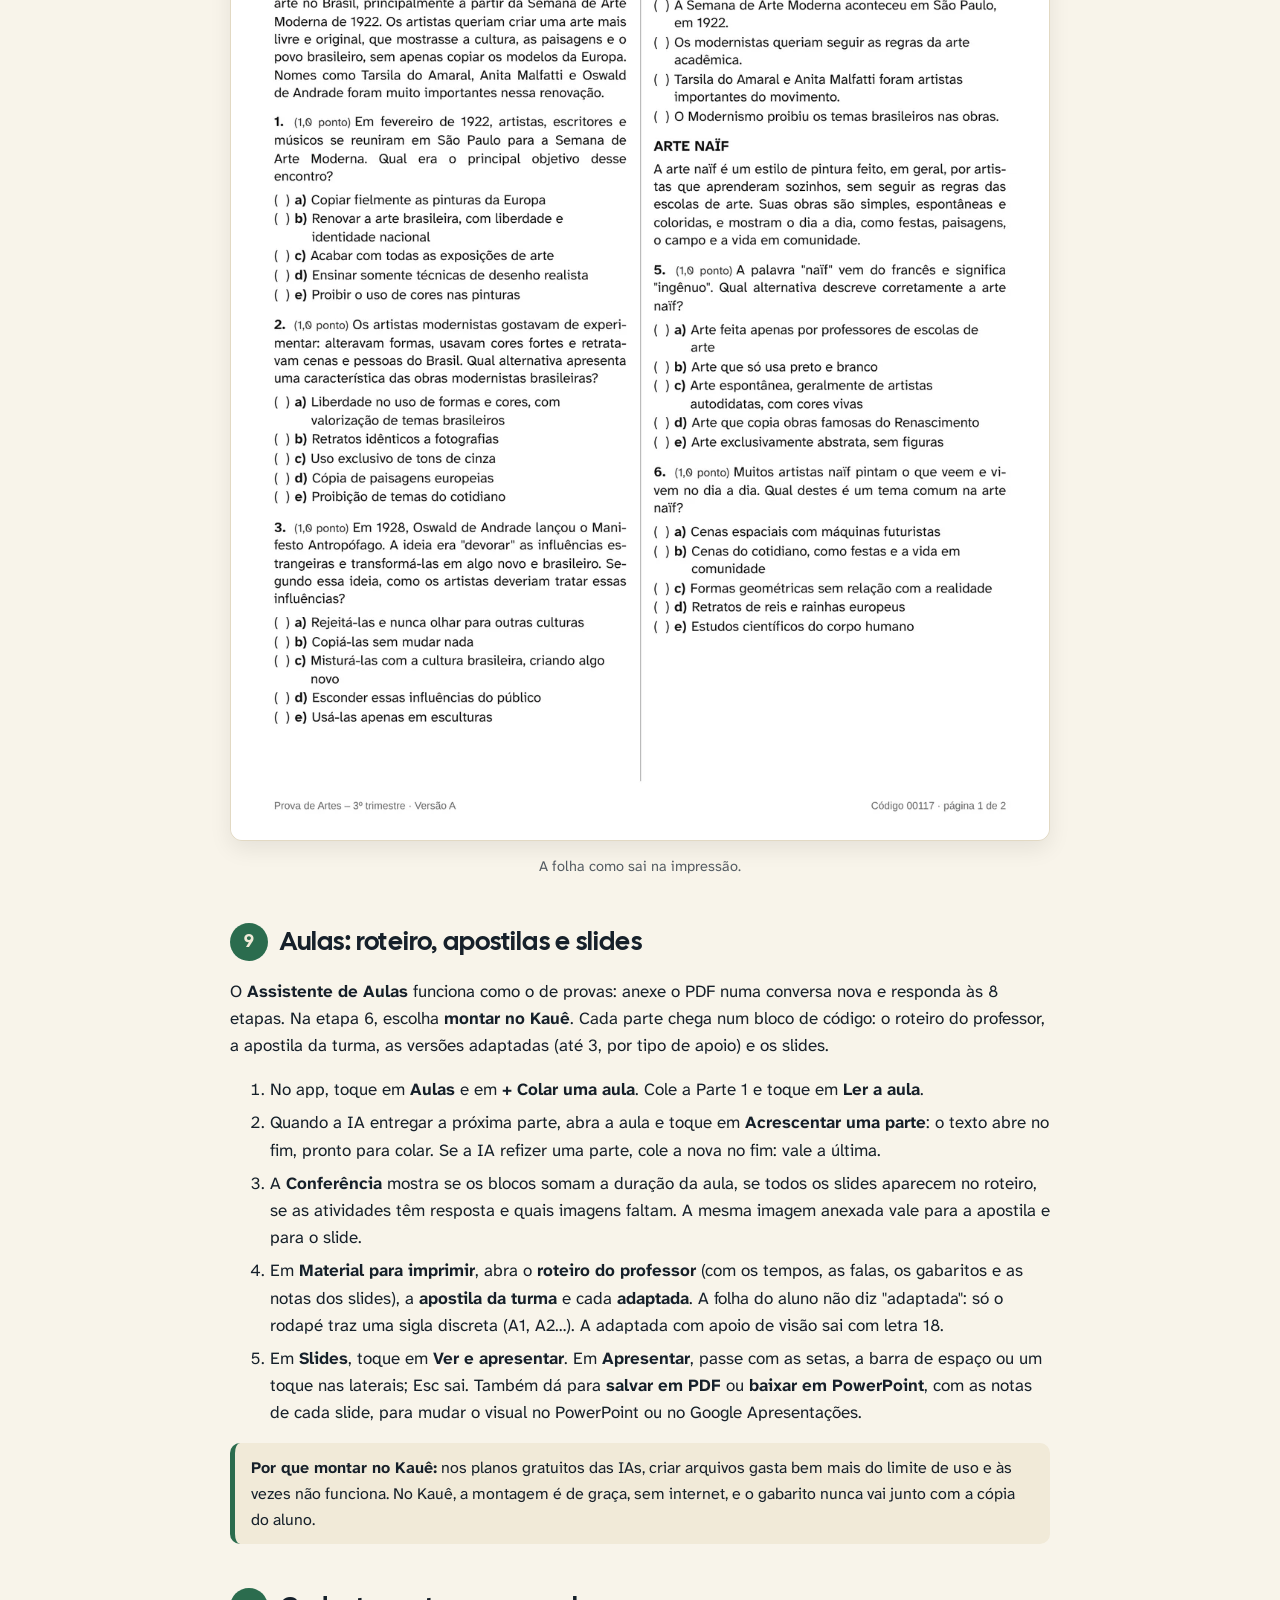
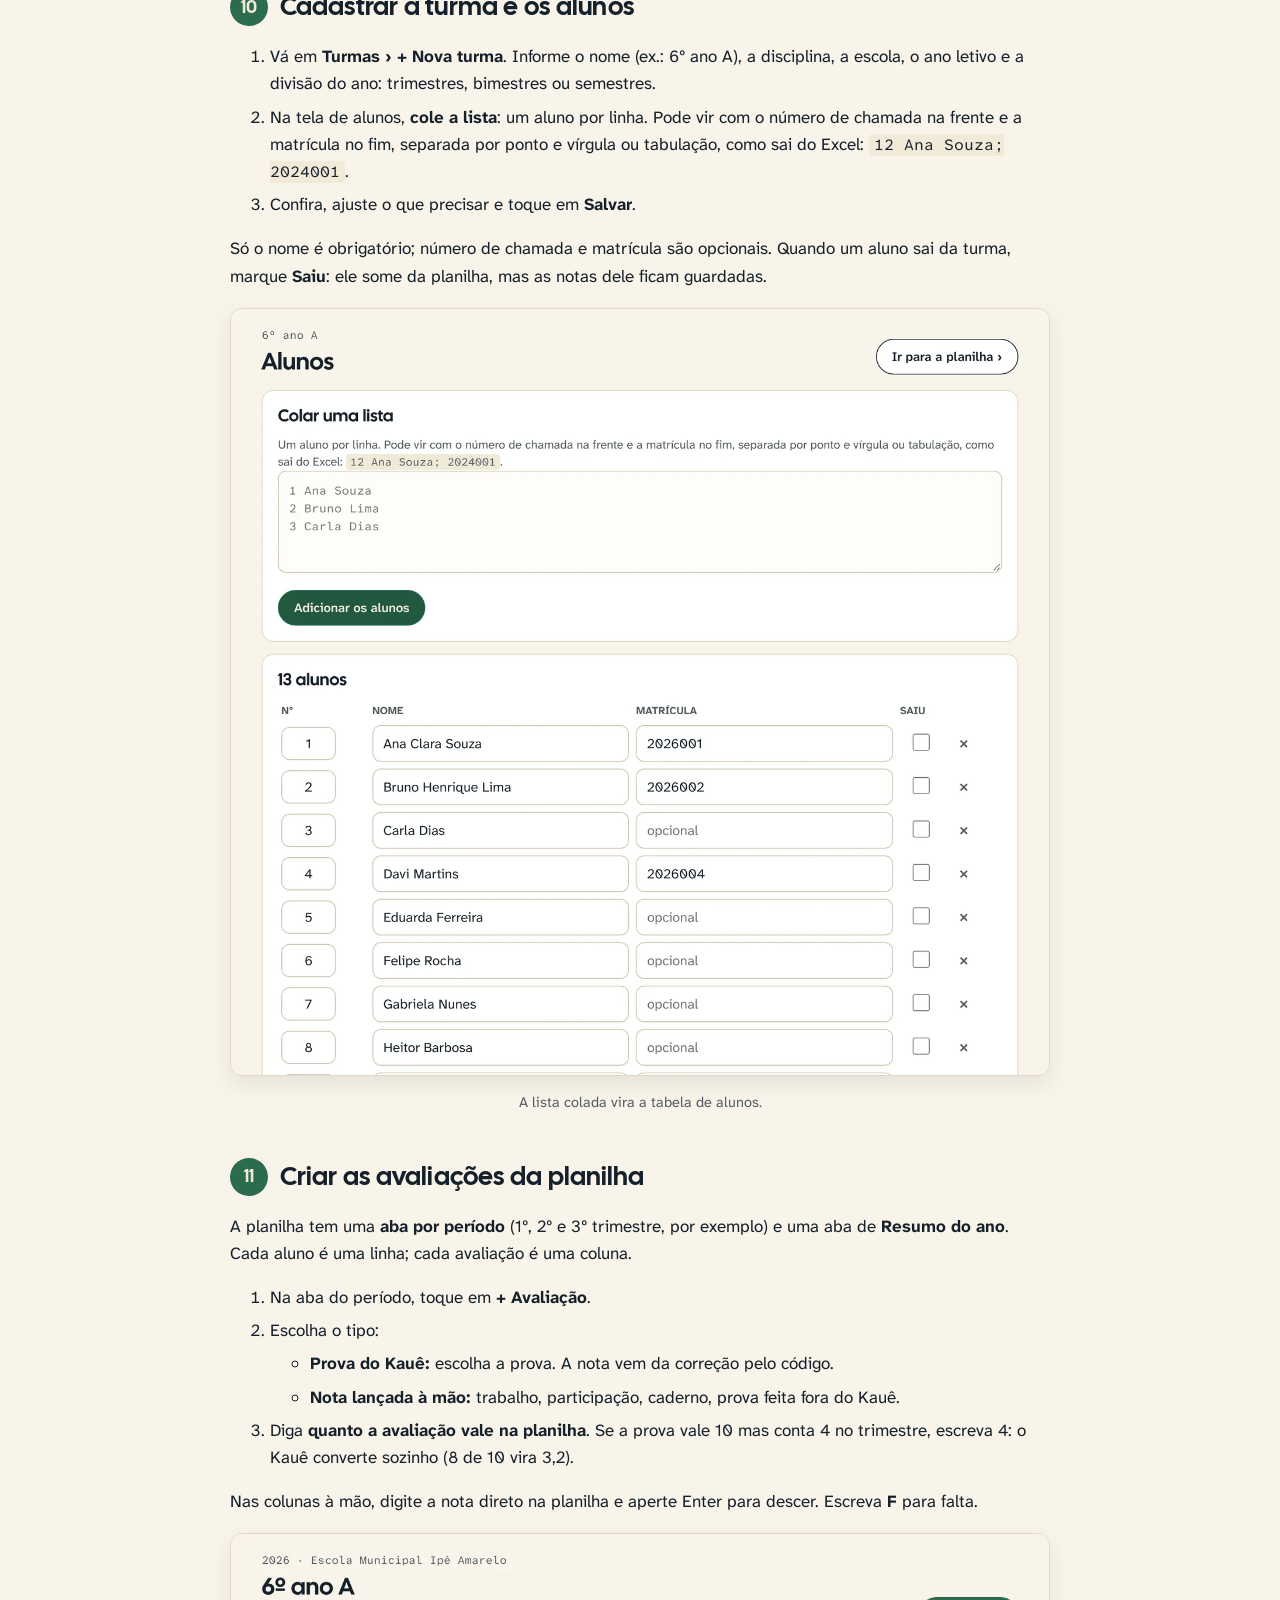
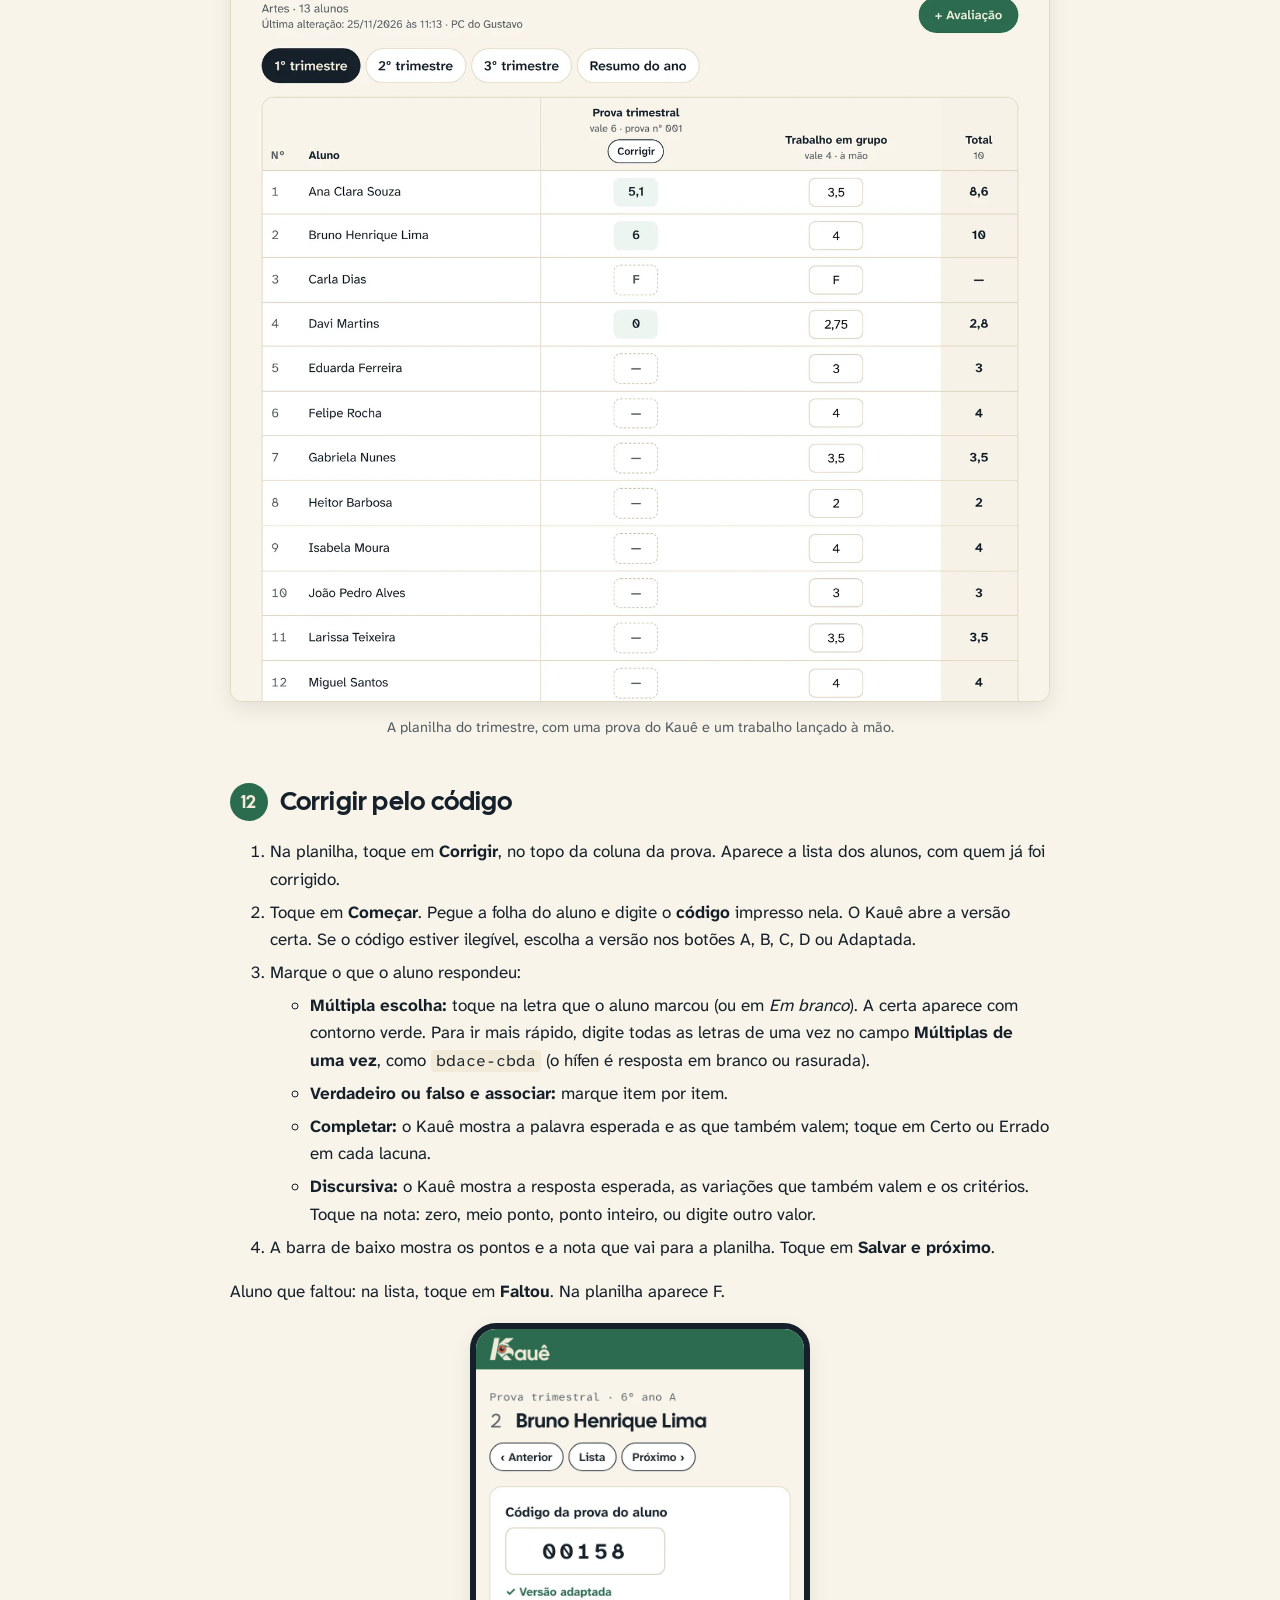
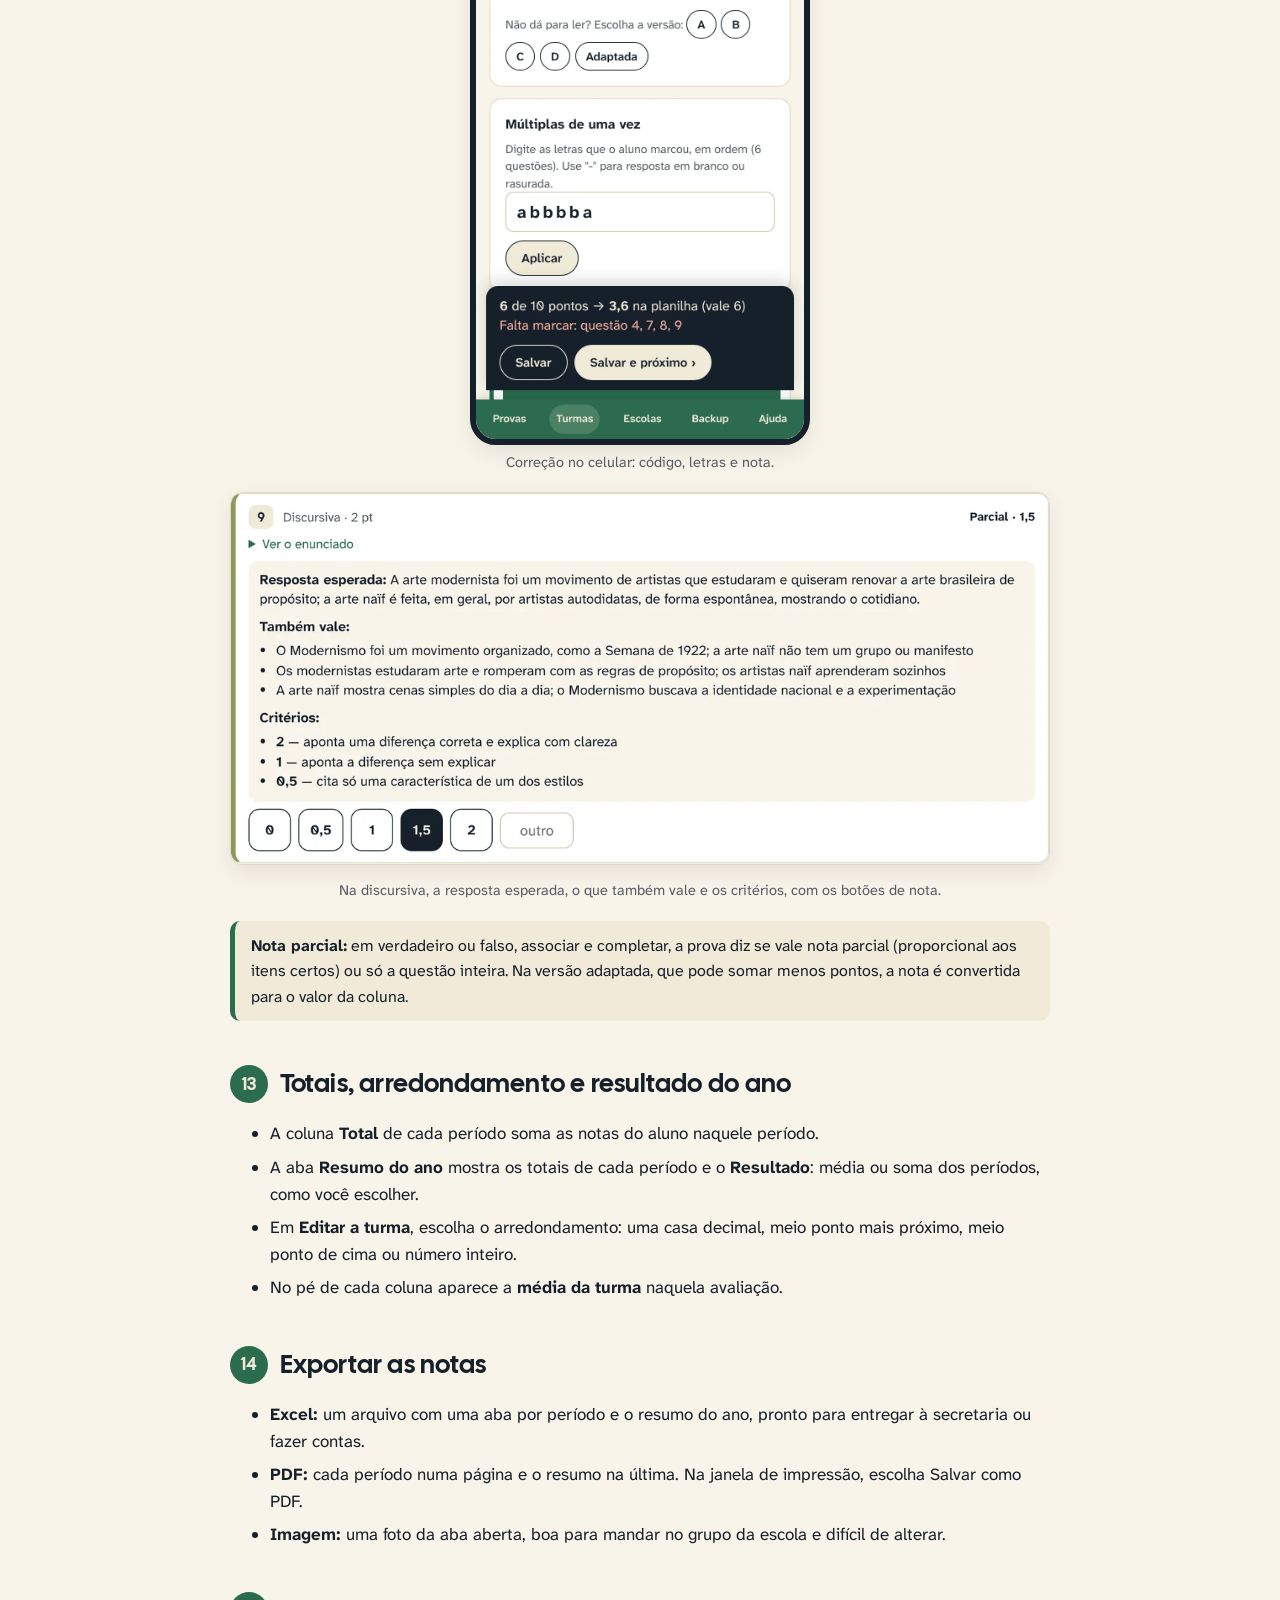
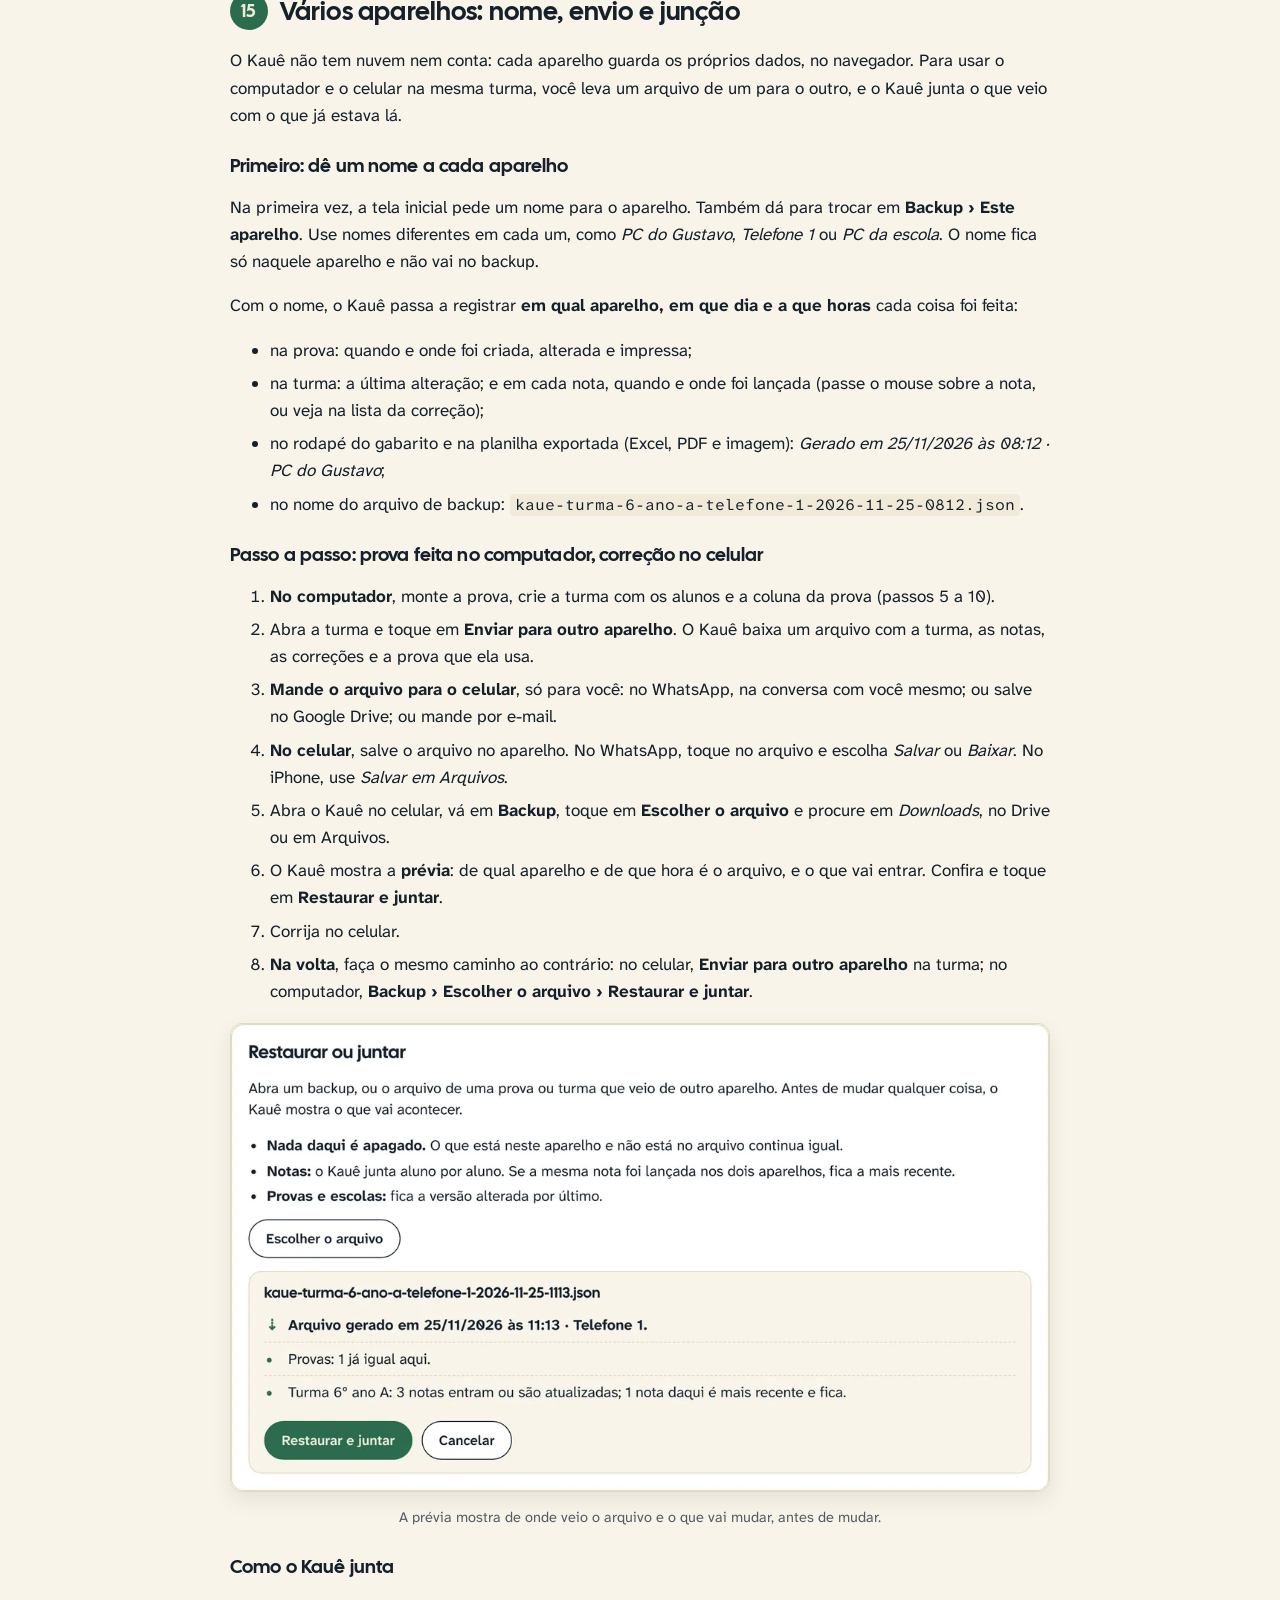
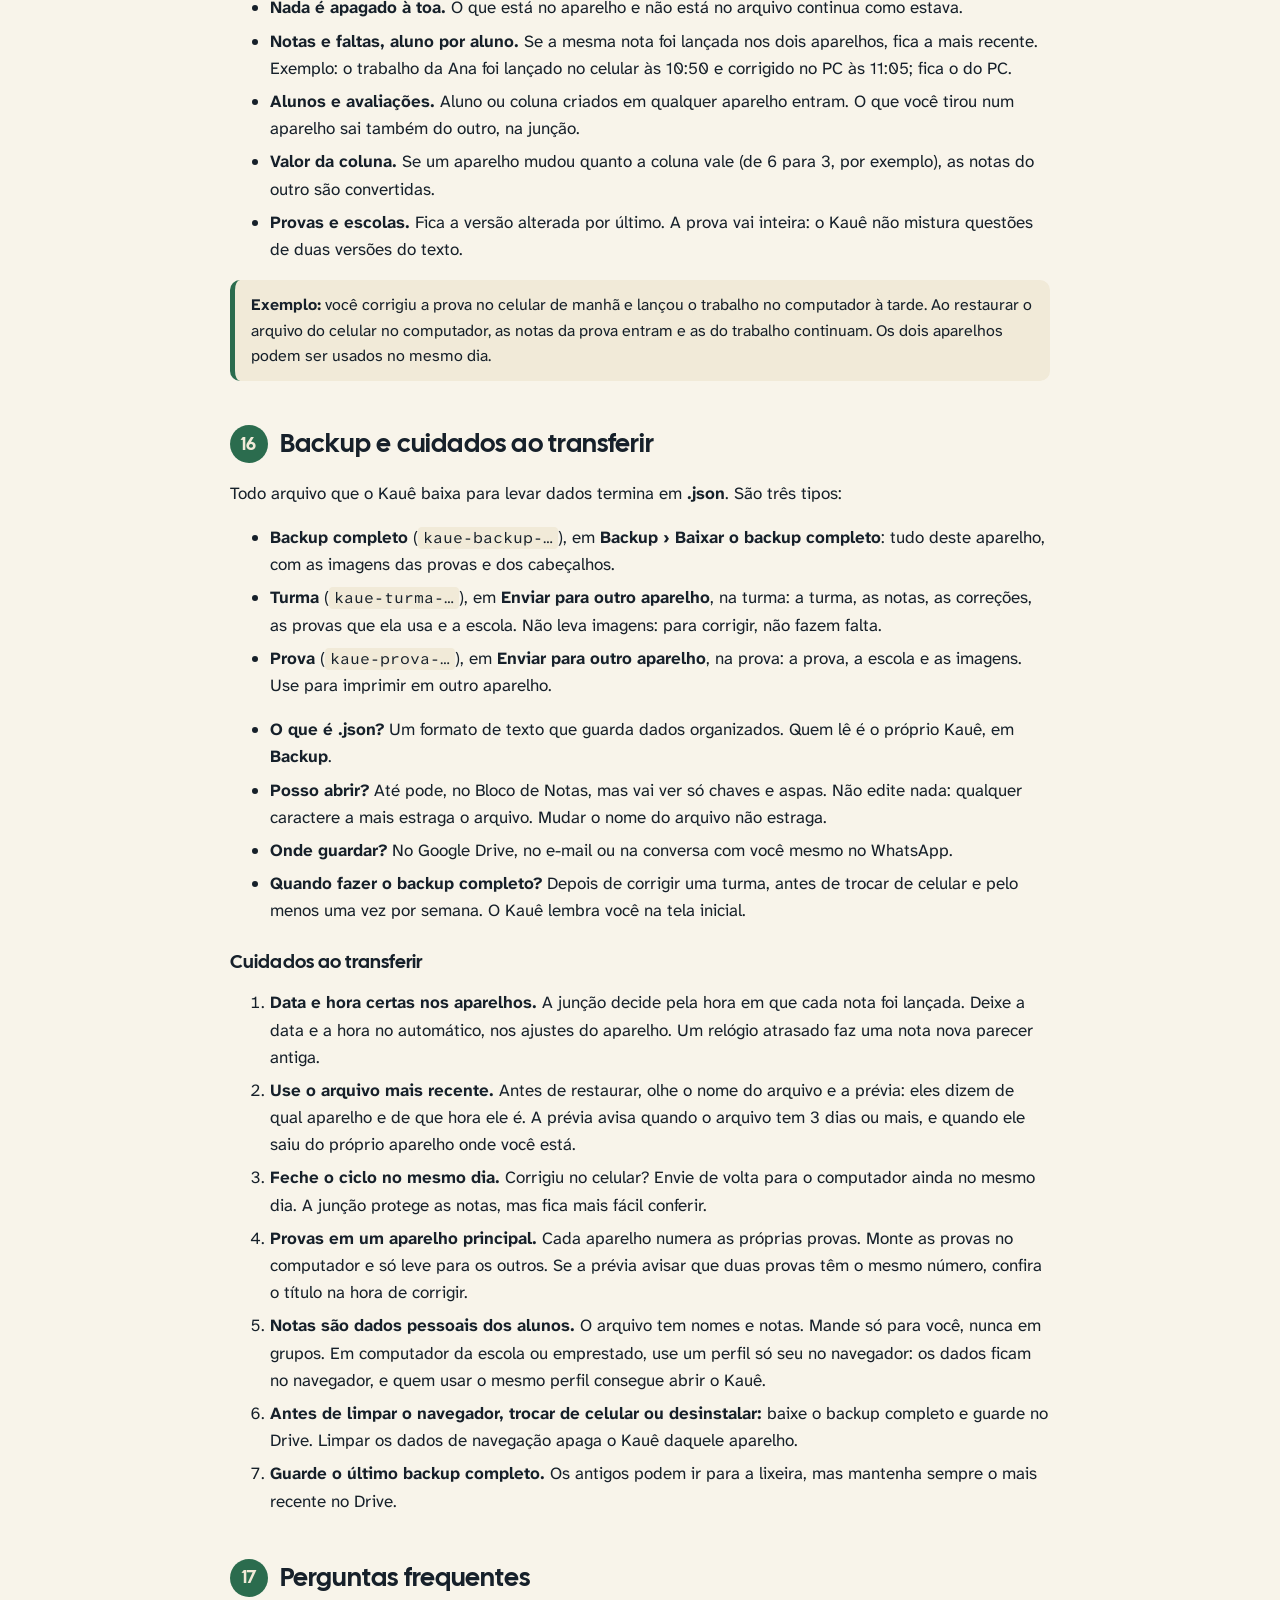
<file: tutorial.html>
<!DOCTYPE html>
<html lang="pt-BR">
<head>
<meta charset="utf-8">
<meta name="viewport" content="width=device-width, initial-scale=1">
<title>Tutorial do Kauê – passo a passo</title>
<meta name="description" content="Como usar o Kauê: escola e cabeçalho, Assistentes de Provas e de Aulas, versões, impressão, apostilas e slides, turmas, correção pelo código e notas.">
<meta name="theme-color" content="#2B6C4E">
<meta property="og:title" content="Tutorial do Kauê – passo a passo">
<meta property="og:description" content="Como usar o Kauê: escola e cabeçalho, Assistentes de Provas e de Aulas, versões, impressão, apostilas e slides, turmas, correção pelo código e notas.">
<meta property="og:image" content="img/compartilhar.png">
<link rel="icon" type="image/png" href="img/favicon-32.png">
<link rel="apple-touch-icon" href="img/apple-touch-icon.png">
<link rel="stylesheet" href="css/kaue.css">
<link rel="stylesheet" href="css/portal.css">
<script>
  // quem instalou a primeira versão do Kauê (que abria direto no app) continua indo para o app
  if (window.matchMedia && window.matchMedia('(display-mode: standalone)').matches && !location.pathname.includes('/app/')) location.replace('app/');
</script>
</head>
<body class="portal">
<header class="portal-topo"><div class="barra">
  <a href="index.html" class="marca" aria-label="Kauê, página inicial"><img src="img/logo-mata.png" alt="Kauê" height="38"></a>
  <nav aria-label="Portal"><a href="index.html" class="">Início</a><a href="tutorial.html" class="ativo">Tutorial</a><a href="sobre.html" class="">Sobre</a><a href="marca.html" class="">A marca</a><a href="opiniao.html" class="">Opinião</a><a href="app/" class="app">Abrir o app</a></nav>
</div></header>
<main>
<section class="cabeca-pagina"><h1>Tutorial do Kauê</h1><p>Do Assistente de Provas à nota na planilha, passo a passo.</p></section>
<article class="tutorial"><p class="lead">Este tutorial mostra o caminho completo: da prova montada com a IA até a nota na planilha da turma, e também as aulas, com roteiro, apostilas e slides. Siga na ordem na primeira vez. Depois, use o índice para ir direto ao ponto.</p>

<nav class="indice" aria-label="Índice do tutorial">
<ol>
<li><a href="#t-comecar">Antes de começar</a></li>
<li><a href="#t-instalar">Abrir e instalar o Kauê</a></li>
<li><a href="#t-escola">Cadastrar a escola e o cabeçalho</a></li>
<li><a href="#t-assistente">Montar a prova com o Assistente</a></li>
<li><a href="#t-colar">Colar a prova e conferir</a></li>
<li><a href="#t-imagens">Anexar as imagens</a></li>
<li><a href="#t-versoes">Versões, código e aparência</a></li>
<li><a href="#t-imprimir">Imprimir em PDF ou Word</a></li>
<li><a href="#t-aulas">Aulas: roteiro, apostilas e slides</a></li>
<li><a href="#t-turma">Cadastrar a turma e os alunos</a></li>
<li><a href="#t-avaliacoes">Criar as avaliações da planilha</a></li>
<li><a href="#t-corrigir">Corrigir pelo código</a></li>
<li><a href="#t-planilha">Totais, arredondamento e resultado do ano</a></li>
<li><a href="#t-exportar">Exportar as notas</a></li>
<li><a href="#t-aparelhos">Vários aparelhos: nome, envio e junção</a></li>
<li><a href="#t-backup">Backup e cuidados ao transferir</a></li>
<li><a href="#t-perguntas">Perguntas frequentes</a></li>
</ol>
</nav>

<section id="t-comecar">
<h2><span>1</span> Antes de começar</h2>
<p>O Kauê funciona no navegador, sem cadastro e sem senha. Você precisa de:</p>
<ul>
<li><b>Um computador ou celular</b> com o Chrome, o Edge ou o Safari atualizado. O computador é melhor para montar e imprimir; o celular é ótimo para corrigir.</li>
<li><b>Internet só na primeira vez.</b> Depois que o Kauê abre uma vez, ele fica guardado no aparelho e funciona offline.</li>
<li><b>Uma conta numa IA</b> (Claude, ChatGPT ou Gemini) e o <a href="downloads/Assistente-de-Provas-Kaue.pdf">Assistente de Provas em PDF</a>, para montar a prova.</li>
</ul>
<div class="nota-tutorial"><b>Onde ficam os seus dados?</b> No próprio aparelho, dentro do navegador. Nada vai para a internet. Por isso, faça backup de vez em quando (veja o <a href="#t-backup">passo 15</a>).</div>
</section>

<section id="t-instalar">
<h2><span>2</span> Abrir e instalar o Kauê</h2>
<ol>
<li>Abra <b>kaueavalia.github.io</b> e toque em <b>Abrir o app</b>.</li>
<li><b>No celular (Android, Chrome):</b> toque nos três pontinhos ⋮ e em <b>Adicionar à tela inicial</b> ou <b>Instalar app</b>. O Kauê ganha um ícone como qualquer aplicativo.</li>
<li><b>No iPhone (Safari):</b> toque no botão de compartilhar e em <b>Adicionar à Tela de Início</b>.</li>
<li><b>No computador (Chrome ou Edge):</b> clique no ícone de instalar, no fim da barra de endereço, ou deixe o endereço nos favoritos.</li>
</ol>
<p>Em cima (ou embaixo, no celular) ficam as seções: <b>Provas</b>, <b>Turmas</b>, <b>Escolas</b>, <b>Backup</b> e <b>Ajuda</b>, onde está este mesmo tutorial.</p>
</section>

<section id="t-escola">
<h2><span>3</span> Cadastrar a escola e o cabeçalho</h2>
<p>Cada escola guarda o seu cabeçalho, e você pode cadastrar várias. Vá em <b>Escolas › Nova escola</b> e escolha o tipo:</p>
<ul>
<li><b>Campos:</b> nome e logo da escola, o título da prova e os quadros de Professor, Turma, Data, Nota, Nome e Nº.</li>
<li><b>Imagem da escola:</b> a faixa pronta que a escola usa. Marque <b>Escrever o título dentro da imagem</b> e ajuste a área com os controles até o título cair no espaço livre da faixa.</li>
<li><b>Em branco:</b> deixa um espaço vazio no topo, para papel timbrado ou carimbo.</li>
</ul>
<p>Escolha também quais quadros aparecem e, se quiser, um <b>campo a mais</b>, como "Unidade: Jardim Primavera". A prévia, embaixo, mostra o cabeçalho na hora.</p>
<figure><img src="img/tutorial/escola.webp" alt="Tela de cadastro da escola com a prévia do cabeçalho" loading="lazy"><figcaption>Cabeçalho com a imagem da escola e o título por cima.</figcaption></figure>
</section>

<section id="t-assistente">
<h2><span>4</span> Montar a prova com o Assistente</h2>
<p>O <b>Assistente de Provas Kauê</b> é um arquivo que transforma a IA numa entrevistadora: ela pergunta, você responde, e ela só escreve a prova depois que você confirma tudo.</p>
<ol>
<li>Abra uma <b>conversa nova</b> no Claude, no ChatGPT ou no Gemini.</li>
<li>Anexe o arquivo <b>Assistente-de-Provas-Kaue.pdf</b> e escreva: <i>Siga as instruções do arquivo e comece.</i></li>
<li>Responda às 8 etapas. Pode responder com o número da opção, com a letra (a = 1) ou com várias respostas numeradas numa linha só, como <code>1. 2 · 2. 7º ano B · 3. nada</code>.</li>
<li>Na etapa 3, mande o material: fotos das páginas do livro, arquivos, texto colado ou link.</li>
<li>Na etapa 1, responda que <b>usa o app Kauê</b>. Assim, a prova sai no Formato Kauê, dentro de um bloco de código.</li>
<li>No fim, toque no botão de <b>copiar</b> que aparece no canto do bloco de código.</li>
</ol>
<div class="nota-tutorial"><b>Prefere preencher tudo de uma vez?</b> Na primeira pergunta, responda 2: a IA mostra uma ficha completa para você copiar, preencher e mandar.</div>
</section>

<section id="t-colar">
<h2><span>5</span> Colar a prova e conferir</h2>
<ol>
<li>No Kauê, toque em <b>Provas › + Colar uma prova</b>.</li>
<li>Cole a resposta da IA. Pode colar tudo: o Kauê lê só o que está dentro do bloco de código.</li>
<li>Toque em <b>Ler a prova</b>.</li>
</ol>
<p>O Kauê mostra o resumo (questões por tipo, soma dos valores, imagens), a <b>prévia</b> com as respostas certas em verde e, se houver, os <b>erros</b> e <b>avisos</b>. Cada um vem com o número da linha: toque em <code>linha 12</code> e o texto vai direto ao ponto, para você corrigir. Se preferir, peça à IA para corrigir e cole a resposta nova.</p>
<figure><img src="img/tutorial/colar.webp" alt="Resultado da leitura da prova com o resumo e a prévia das questões" loading="lazy"><figcaption>Prova lida sem erros, com o resumo e a prévia.</figcaption></figure>
<p>Sem erros, toque em <b>Continuar</b>. A prova ganha um número (Nº 001, 002…) e fica guardada no aparelho.</p>
</section>

<section id="t-imagens">
<h2><span>6</span> Anexar as imagens</h2>
<p>Se a prova usa obras, mapas ou gráficos, a tela da prova lista cada imagem com o nome do arquivo e onde ela aparece. Toque em <b>Anexar</b> e escolha a foto. Fotos muito grandes são reduzidas sozinhas.</p>
<p>A imagem que faltar sai como um quadro tracejado com a descrição, para você colar depois no Word, se quiser.</p>
</section>

<section id="t-versoes">
<h2><span>7</span> Versões, código e aparência</h2>
<ul>
<li><b>Quantas versões:</b> só A, ou A e B, até A, B, C e D. A versão A sai como a prova foi escrita; nas outras, a ordem das alternativas muda.</li>
<li><b>Embaralhar a ordem das questões:</b> opcional. As questões só trocam de lugar dentro do mesmo bloco, então o texto-base continua antes delas.</li>
<li><b>Versão adaptada:</b> uma coluna, letra maior e menos alternativas (2 ou 3). Quando a prova traz regra própria, como <code>adaptada: manter a, e</code>, vale a regra da prova.</li>
<li><b>Aparência:</b> 1 ou 2 colunas, a fonte (Atkinson, de leitura fácil; Arial; ou Times), o tamanho da letra, o valor de cada questão e a grade de bolinhas para o aluno marcar.</li>
</ul>
<p>Cada versão tem um <b>código de 5 dígitos</b>, impresso no topo, na grade e no rodapé. Os 3 primeiros são o número da prova, o quarto é a versão (1 = A … 4 = D, 5 = adaptada) e o último é de conferência: se alguém digitar um número errado na correção, o Kauê percebe.</p>
<figure><img src="img/tutorial/prova.webp" alt="Tela da prova com as versões, os códigos e os botões de impressão" loading="lazy"><figcaption>As versões com código e gabarito, prontas para imprimir.</figcaption></figure>
</section>

<section id="t-imprimir">
<h2><span>8</span> Imprimir em PDF ou Word</h2>
<ol>
<li>Na parte <b>Imprimir</b> da prova, toque em <b>PDF</b> ao lado da versão, ou em <b>Todas as versões em PDF</b>.</li>
<li>O Kauê encaixa sozinho as questões nas folhas e mostra o resultado acima delas, como <i>Cada versão: 1 página</i>. Confira as folhas na tela e toque em <b>Imprimir ou salvar PDF</b>.</li>
<li>Na janela de impressão, escolha <b>Salvar como PDF</b> ou a sua impressora e deixe a escala em <b>100%</b> (ou Padrão). Não precisa mexer em margens nem em cabeçalhos: as folhas já vêm no tamanho certo.</li>
</ol>
<div class="nota-tutorial"><b>Como o encaixe funciona:</b> cada questão, texto-base, grade de respostas e recado é um bloco, e nenhuma questão é cortada ao meio entre colunas. Quando uma versão passaria de página por pouco, o Kauê reduz a folha inteira (letra, linhas, imagens e cabeçalho, até 85%) para ela caber, e todas as versões saem com o mesmo tamanho. Se nem assim couber, a versão ganha mais uma página, no tamanho normal. A <b>versão adaptada</b> sai com letra 14 e é montada para caber em <b>2 folhas</b>: se passar, o Kauê reduz até 80%. Se ainda assim não couber, a tela de impressão avisa e sugere o que encurtar (o Assistente de Provas já escreve a adaptada pensando nesse limite).</div>
<p>O botão <b>Word</b> baixa a versão em .docx, para editar. No Word, o título fica abaixo da faixa da escola, e as fórmulas saem como texto simples (x², H₂O). O <b>Gabarito</b> do professor sai em PDF ou Word, com todas as versões, as discursivas com resposta esperada, variações aceitas e critérios.</p>
<figure><img src="img/tutorial/impressao.webp" alt="Prova em duas colunas com cabeçalho da escola e código" loading="lazy"><figcaption>A folha como sai na impressão.</figcaption></figure>
</section>

<section id="t-aulas">
<h2><span>9</span> Aulas: roteiro, apostilas e slides</h2>
<p>O <b>Assistente de Aulas</b> funciona como o de provas: anexe o PDF numa conversa nova e responda às 8 etapas. Na etapa 6, escolha <b>montar no Kauê</b>. Cada parte chega num bloco de código: o roteiro do professor, a apostila da turma, as versões adaptadas (até 3, por tipo de apoio) e os slides.</p>
<ol>
<li>No app, toque em <b>Aulas</b> e em <b>+ Colar uma aula</b>. Cole a Parte 1 e toque em <b>Ler a aula</b>.</li>
<li>Quando a IA entregar a próxima parte, abra a aula e toque em <b>Acrescentar uma parte</b>: o texto abre no fim, pronto para colar. Se a IA refizer uma parte, cole a nova no fim: vale a última.</li>
<li>A <b>Conferência</b> mostra se os blocos somam a duração da aula, se todos os slides aparecem no roteiro, se as atividades têm resposta e quais imagens faltam. A mesma imagem anexada vale para a apostila e para o slide.</li>
<li>Em <b>Material para imprimir</b>, abra o <b>roteiro do professor</b> (com os tempos, as falas, os gabaritos e as notas dos slides), a <b>apostila da turma</b> e cada <b>adaptada</b>. A folha do aluno não diz "adaptada": só o rodapé traz uma sigla discreta (A1, A2…). A adaptada com apoio de visão sai com letra 18.</li>
<li>Em <b>Slides</b>, toque em <b>Ver e apresentar</b>. Em <b>Apresentar</b>, passe com as setas, a barra de espaço ou um toque nas laterais; Esc sai. Também dá para <b>salvar em PDF</b> ou <b>baixar em PowerPoint</b>, com as notas de cada slide, para mudar o visual no PowerPoint ou no Google Apresentações.</li>
</ol>
<div class="nota-tutorial"><b>Por que montar no Kauê:</b> nos planos gratuitos das IAs, criar arquivos gasta bem mais do limite de uso e às vezes não funciona. No Kauê, a montagem é de graça, sem internet, e o gabarito nunca vai junto com a cópia do aluno.</div>
</section>

<section id="t-turma">
<h2><span>10</span> Cadastrar a turma e os alunos</h2>
<ol>
<li>Vá em <b>Turmas › + Nova turma</b>. Informe o nome (ex.: 6º ano A), a disciplina, a escola, o ano letivo e a divisão do ano: trimestres, bimestres ou semestres.</li>
<li>Na tela de alunos, <b>cole a lista</b>: um aluno por linha. Pode vir com o número de chamada na frente e a matrícula no fim, separada por ponto e vírgula ou tabulação, como sai do Excel: <code>12 Ana Souza; 2024001</code>.</li>
<li>Confira, ajuste o que precisar e toque em <b>Salvar</b>.</li>
</ol>
<p>Só o nome é obrigatório; número de chamada e matrícula são opcionais. Quando um aluno sai da turma, marque <b>Saiu</b>: ele some da planilha, mas as notas dele ficam guardadas.</p>
<figure><img src="img/tutorial/alunos.webp" alt="Tela de alunos com a lista colada" loading="lazy"><figcaption>A lista colada vira a tabela de alunos.</figcaption></figure>
</section>

<section id="t-avaliacoes">
<h2><span>11</span> Criar as avaliações da planilha</h2>
<p>A planilha tem uma <b>aba por período</b> (1º, 2º e 3º trimestre, por exemplo) e uma aba de <b>Resumo do ano</b>. Cada aluno é uma linha; cada avaliação é uma coluna.</p>
<ol>
<li>Na aba do período, toque em <b>+ Avaliação</b>.</li>
<li>Escolha o tipo:
<ul>
<li><b>Prova do Kauê:</b> escolha a prova. A nota vem da correção pelo código.</li>
<li><b>Nota lançada à mão:</b> trabalho, participação, caderno, prova feita fora do Kauê.</li>
</ul></li>
<li>Diga <b>quanto a avaliação vale na planilha</b>. Se a prova vale 10 mas conta 4 no trimestre, escreva 4: o Kauê converte sozinho (8 de 10 vira 3,2).</li>
</ol>
<p>Nas colunas à mão, digite a nota direto na planilha e aperte Enter para descer. Escreva <b>F</b> para falta.</p>
<figure><img src="img/tutorial/planilha.webp" alt="Planilha da turma com as abas dos trimestres e as avaliações" loading="lazy"><figcaption>A planilha do trimestre, com uma prova do Kauê e um trabalho lançado à mão.</figcaption></figure>
</section>

<section id="t-corrigir">
<h2><span>12</span> Corrigir pelo código</h2>
<ol>
<li>Na planilha, toque em <b>Corrigir</b>, no topo da coluna da prova. Aparece a lista dos alunos, com quem já foi corrigido.</li>
<li>Toque em <b>Começar</b>. Pegue a folha do aluno e digite o <b>código</b> impresso nela. O Kauê abre a versão certa. Se o código estiver ilegível, escolha a versão nos botões A, B, C, D ou Adaptada.</li>
<li>Marque o que o aluno respondeu:
<ul>
<li><b>Múltipla escolha:</b> toque na letra que o aluno marcou (ou em <i>Em branco</i>). A certa aparece com contorno verde. Para ir mais rápido, digite todas as letras de uma vez no campo <b>Múltiplas de uma vez</b>, como <code>bdace-cbda</code> (o hífen é resposta em branco ou rasurada).</li>
<li><b>Verdadeiro ou falso e associar:</b> marque item por item.</li>
<li><b>Completar:</b> o Kauê mostra a palavra esperada e as que também valem; toque em Certo ou Errado em cada lacuna.</li>
<li><b>Discursiva:</b> o Kauê mostra a resposta esperada, as variações que também valem e os critérios. Toque na nota: zero, meio ponto, ponto inteiro, ou digite outro valor.</li>
</ul></li>
<li>A barra de baixo mostra os pontos e a nota que vai para a planilha. Toque em <b>Salvar e próximo</b>.</li>
</ol>
<p>Aluno que faltou: na lista, toque em <b>Faltou</b>. Na planilha aparece F.</p>
<figure class="celular"><img src="img/tutorial/correcao.webp" alt="Tela de correção no celular com o código e as questões" loading="lazy"><figcaption>Correção no celular: código, letras e nota.</figcaption></figure>
<figure><img src="img/tutorial/discursiva.webp" alt="Questão discursiva na correção, com a resposta esperada, as variações aceitas, os critérios e os botões de nota" loading="lazy"><figcaption>Na discursiva, a resposta esperada, o que também vale e os critérios, com os botões de nota.</figcaption></figure>
<div class="nota-tutorial"><b>Nota parcial:</b> em verdadeiro ou falso, associar e completar, a prova diz se vale nota parcial (proporcional aos itens certos) ou só a questão inteira. Na versão adaptada, que pode somar menos pontos, a nota é convertida para o valor da coluna.</div>
</section>

<section id="t-planilha">
<h2><span>13</span> Totais, arredondamento e resultado do ano</h2>
<ul>
<li>A coluna <b>Total</b> de cada período soma as notas do aluno naquele período.</li>
<li>A aba <b>Resumo do ano</b> mostra os totais de cada período e o <b>Resultado</b>: média ou soma dos períodos, como você escolher.</li>
<li>Em <b>Editar a turma</b>, escolha o arredondamento: uma casa decimal, meio ponto mais próximo, meio ponto de cima ou número inteiro.</li>
<li>No pé de cada coluna aparece a <b>média da turma</b> naquela avaliação.</li>
</ul>
</section>

<section id="t-exportar">
<h2><span>14</span> Exportar as notas</h2>
<ul>
<li><b>Excel:</b> um arquivo com uma aba por período e o resumo do ano, pronto para entregar à secretaria ou fazer contas.</li>
<li><b>PDF:</b> cada período numa página e o resumo na última. Na janela de impressão, escolha Salvar como PDF.</li>
<li><b>Imagem:</b> uma foto da aba aberta, boa para mandar no grupo da escola e difícil de alterar.</li>
</ul>
</section>

<section id="t-aparelhos">
<h2><span>15</span> Vários aparelhos: nome, envio e junção</h2>
<p>O Kauê não tem nuvem nem conta: cada aparelho guarda os próprios dados, no navegador. Para usar o computador e o celular na mesma turma, você leva um arquivo de um para o outro, e o Kauê junta o que veio com o que já estava lá.</p>

<h3>Primeiro: dê um nome a cada aparelho</h3>
<p>Na primeira vez, a tela inicial pede um nome para o aparelho. Também dá para trocar em <b>Backup › Este aparelho</b>. Use nomes diferentes em cada um, como <i>PC do Gustavo</i>, <i>Telefone 1</i> ou <i>PC da escola</i>. O nome fica só naquele aparelho e não vai no backup.</p>
<p>Com o nome, o Kauê passa a registrar <b>em qual aparelho, em que dia e a que horas</b> cada coisa foi feita:</p>
<ul>
<li>na prova: quando e onde foi criada, alterada e impressa;</li>
<li>na turma: a última alteração; e em cada nota, quando e onde foi lançada (passe o mouse sobre a nota, ou veja na lista da correção);</li>
<li>no rodapé do gabarito e na planilha exportada (Excel, PDF e imagem): <i>Gerado em 25/11/2026 às 08:12 · PC do Gustavo</i>;</li>
<li>no nome do arquivo de backup: <code>kaue-turma-6-ano-a-telefone-1-2026-11-25-0812.json</code>.</li>
</ul>

<h3>Passo a passo: prova feita no computador, correção no celular</h3>
<ol>
<li><b>No computador</b>, monte a prova, crie a turma com os alunos e a coluna da prova (passos 5 a 10).</li>
<li>Abra a turma e toque em <b>Enviar para outro aparelho</b>. O Kauê baixa um arquivo com a turma, as notas, as correções e a prova que ela usa.</li>
<li><b>Mande o arquivo para o celular</b>, só para você: no WhatsApp, na conversa com você mesmo; ou salve no Google Drive; ou mande por e-mail.</li>
<li><b>No celular</b>, salve o arquivo no aparelho. No WhatsApp, toque no arquivo e escolha <i>Salvar</i> ou <i>Baixar</i>. No iPhone, use <i>Salvar em Arquivos</i>.</li>
<li>Abra o Kauê no celular, vá em <b>Backup</b>, toque em <b>Escolher o arquivo</b> e procure em <i>Downloads</i>, no Drive ou em Arquivos.</li>
<li>O Kauê mostra a <b>prévia</b>: de qual aparelho e de que hora é o arquivo, e o que vai entrar. Confira e toque em <b>Restaurar e juntar</b>.</li>
<li>Corrija no celular.</li>
<li><b>Na volta</b>, faça o mesmo caminho ao contrário: no celular, <b>Enviar para outro aparelho</b> na turma; no computador, <b>Backup › Escolher o arquivo › Restaurar e juntar</b>.</li>
</ol>
<figure><img src="img/tutorial/restaurar.webp" alt="Prévia da restauração, com o aparelho e a hora do arquivo e as notas que entram" loading="lazy"><figcaption>A prévia mostra de onde veio o arquivo e o que vai mudar, antes de mudar.</figcaption></figure>

<h3>Como o Kauê junta</h3>
<ul>
<li><b>Nada é apagado à toa.</b> O que está no aparelho e não está no arquivo continua como estava.</li>
<li><b>Notas e faltas, aluno por aluno.</b> Se a mesma nota foi lançada nos dois aparelhos, fica a mais recente. Exemplo: o trabalho da Ana foi lançado no celular às 10:50 e corrigido no PC às 11:05; fica o do PC.</li>
<li><b>Alunos e avaliações.</b> Aluno ou coluna criados em qualquer aparelho entram. O que você tirou num aparelho sai também do outro, na junção.</li>
<li><b>Valor da coluna.</b> Se um aparelho mudou quanto a coluna vale (de 6 para 3, por exemplo), as notas do outro são convertidas.</li>
<li><b>Provas e escolas.</b> Fica a versão alterada por último. A prova vai inteira: o Kauê não mistura questões de duas versões do texto.</li>
</ul>
<div class="nota-tutorial"><b>Exemplo:</b> você corrigiu a prova no celular de manhã e lançou o trabalho no computador à tarde. Ao restaurar o arquivo do celular no computador, as notas da prova entram e as do trabalho continuam. Os dois aparelhos podem ser usados no mesmo dia.</div>
</section>

<section id="t-backup">
<h2><span>16</span> Backup e cuidados ao transferir</h2>
<p>Todo arquivo que o Kauê baixa para levar dados termina em <b>.json</b>. São três tipos:</p>
<ul>
<li><b>Backup completo</b> (<code>kaue-backup-…</code>), em <b>Backup › Baixar o backup completo</b>: tudo deste aparelho, com as imagens das provas e dos cabeçalhos.</li>
<li><b>Turma</b> (<code>kaue-turma-…</code>), em <b>Enviar para outro aparelho</b>, na turma: a turma, as notas, as correções, as provas que ela usa e a escola. Não leva imagens: para corrigir, não fazem falta.</li>
<li><b>Prova</b> (<code>kaue-prova-…</code>), em <b>Enviar para outro aparelho</b>, na prova: a prova, a escola e as imagens. Use para imprimir em outro aparelho.</li>
</ul>
<ul>
<li><b>O que é .json?</b> Um formato de texto que guarda dados organizados. Quem lê é o próprio Kauê, em <b>Backup</b>.</li>
<li><b>Posso abrir?</b> Até pode, no Bloco de Notas, mas vai ver só chaves e aspas. Não edite nada: qualquer caractere a mais estraga o arquivo. Mudar o nome do arquivo não estraga.</li>
<li><b>Onde guardar?</b> No Google Drive, no e-mail ou na conversa com você mesmo no WhatsApp.</li>
<li><b>Quando fazer o backup completo?</b> Depois de corrigir uma turma, antes de trocar de celular e pelo menos uma vez por semana. O Kauê lembra você na tela inicial.</li>
</ul>

<h3>Cuidados ao transferir</h3>
<ol>
<li><b>Data e hora certas nos aparelhos.</b> A junção decide pela hora em que cada nota foi lançada. Deixe a data e a hora no automático, nos ajustes do aparelho. Um relógio atrasado faz uma nota nova parecer antiga.</li>
<li><b>Use o arquivo mais recente.</b> Antes de restaurar, olhe o nome do arquivo e a prévia: eles dizem de qual aparelho e de que hora ele é. A prévia avisa quando o arquivo tem 3 dias ou mais, e quando ele saiu do próprio aparelho onde você está.</li>
<li><b>Feche o ciclo no mesmo dia.</b> Corrigiu no celular? Envie de volta para o computador ainda no mesmo dia. A junção protege as notas, mas fica mais fácil conferir.</li>
<li><b>Provas em um aparelho principal.</b> Cada aparelho numera as próprias provas. Monte as provas no computador e só leve para os outros. Se a prévia avisar que duas provas têm o mesmo número, confira o título na hora de corrigir.</li>
<li><b>Notas são dados pessoais dos alunos.</b> O arquivo tem nomes e notas. Mande só para você, nunca em grupos. Em computador da escola ou emprestado, use um perfil só seu no navegador: os dados ficam no navegador, e quem usar o mesmo perfil consegue abrir o Kauê.</li>
<li><b>Antes de limpar o navegador, trocar de celular ou desinstalar:</b> baixe o backup completo e guarde no Drive. Limpar os dados de navegação apaga o Kauê daquele aparelho.</li>
<li><b>Guarde o último backup completo.</b> Os antigos podem ir para a lixeira, mas mantenha sempre o mais recente no Drive.</li>
</ol>
</section>

<section id="t-perguntas">
<h2><span>17</span> Perguntas frequentes</h2>
<details><summary>Abri o Kauê e minhas provas sumiram. E agora?</summary><p>Os dados ficam no navegador de cada aparelho. Confira se está no mesmo aparelho e no mesmo navegador. Limpar os dados de navegação ou usar janela anônima apaga tudo. Se tiver backup, use Backup › Escolher o arquivo.</p></details>
<details><summary>O código não é aceito na correção.</summary><p>Confira os 5 dígitos. O último é de conferência: um número trocado faz o código ser recusado, e isso é bom, porque evita lançar a nota na versão errada. Se não der para ler, escolha a versão nos botões.</p></details>
<details><summary>Mudei a prova depois de imprimir.</summary><p>O Kauê avisa que as folhas impressas não batem mais com as versões de agora. Se as alunas e os alunos já fizeram a prova, desfaça a mudança antes de corrigir, ou imprima de novo.</p></details>
<details><summary>Restaurar apaga o que está no meu aparelho?</summary><p>Não. O Kauê junta: o que está no aparelho e não está no arquivo continua. Quando a mesma coisa existe dos dois lados, fica a mais recente (nota por nota, nas turmas). Antes de mudar qualquer coisa, a prévia mostra o que vai acontecer.</p></details>
<details><summary>Lancei notas no computador e no celular no mesmo dia. Perco alguma?</summary><p>Não. Na junção, entra a nota de cada aluno que só um dos aparelhos tem. Se a mesma nota foi mudada nos dois, fica a lançada por último. Por isso a data e a hora dos aparelhos precisam estar certas.</p></details>
<details><summary>Restaurei um backup antigo para desfazer um erro, mas nada mudou.</summary><p>É o esperado: a junção mantém o que é mais recente. Um backup antigo traz de volta o que foi apagado (uma prova ou uma turma inteira), mas não desfaz uma nota alterada depois. Para isso, corrija a nota à mão.</p></details>
<details><summary>Troquei o nome do aparelho. E o que foi feito antes?</summary><p>O que foi feito antes continua com o nome antigo. Daqui para a frente, sai o nome novo.</p></details>
<details><summary>Funciona sem internet mesmo?</summary><p>Sim, depois da primeira vez que você abre o Kauê com internet. Se o app avisar que há uma versão nova, feche e abra de novo para atualizar.</p></details>
<details><summary>Posso usar o Assistente em outra IA?</summary><p>Pode: Claude, ChatGPT ou Gemini. Ele foi pensado para o Claude; em outra IA, confira com mais atenção se a prova veio no formato certo. O Kauê aponta qualquer erro com a linha.</p></details>
<details><summary>As fórmulas de Matemática e Química saem certas?</summary><p>No PDF, sim: as fórmulas escritas em LaTeX entre cifrões saem formatadas. No Word, saem como texto simples (x², H₂O).</p></details>
<details><summary>Quanto custa?</summary><p>Nada. O Kauê é gratuito: não cobra, não tem anúncios e não pede cadastro. Está em fase de testes, e o retorno dos professores decide os próximos passos.</p></details>
<details><summary>Como dou minha opinião?</summary><p>No app, toque em Ajuda › Dar opinião. No site, use a página Opinião. Não precisa se identificar: escreva seu e-mail só se quiser resposta. Não escreva nomes de alunos na mensagem. Sem internet, a mensagem fica guardada e é enviada quando a conexão voltar.</p></details>
<details><summary>Quem vê as provas e as notas que eu guardo no Kauê?</summary><p>Só você. Elas ficam no navegador do seu aparelho e não vão para nenhum servidor do Kauê. Por isso o backup é tão importante. Os detalhes estão nos <a href="termos.html">termos de uso e privacidade</a>.</p></details>
</section>
</article>
</main>
<footer class="portal-rodape"><div class="barra">
  <img src="img/logo-gustavo.png" alt="Gustavo Valentino | Educação e Comunicação">
  <div class="contatos"><span class="slogan">Da prova à nota, num voo só.</span><small>Um projeto de Gustavo Valentino · Kauê 1.6.0, gratuito, em fase de testes</small>
    <a href="mailto:kaueavalia@gmail.com"><b>Kauê</b> kaueavalia@gmail.com</a> · <a href="https://www.instagram.com/kaueavalia/"><b>Instagram</b> @kaueavalia</a><br>
    <a href="https://vejaogustavo.github.io"><b>Site</b> vejaogustavo.github.io</a> · <a href="https://www.instagram.com/vejaogustavo/"><b>Instagram</b> @vejaogustavo</a> · <a href="https://www.youtube.com/@vejaogustavo"><b>YouTube</b> @vejaogustavo</a>
    <small>As provas e notas ficam no seu aparelho. <a href="termos.html">Termos de uso e privacidade</a> · <a href="opiniao.html">Dar opinião</a></small></div>
</div></footer>
<script>
  if ('serviceWorker' in navigator && (location.protocol === 'https:' || ['localhost', '127.0.0.1'].includes(location.hostname)))
    navigator.serviceWorker.register('sw.js').catch(() => {});
</script>
</body>
</html>
</file>
<file: css/kaue.css>
/* Kauê — telas do app. Cores: mata, palha, jenipapo e urucum. */
@font-face { font-family: 'Cal Sans'; src: url('../fonts/cal-sans-regular.woff2') format('woff2'); font-weight: 400; font-display: swap; }
@font-face { font-family: 'Atkinson Hyperlegible Next'; src: url('../fonts/atkinson-hyperlegible-next-latin-400-normal.woff2') format('woff2'); font-weight: 400; font-display: swap; }
@font-face { font-family: 'Atkinson Hyperlegible Next'; src: url('../fonts/atkinson-hyperlegible-next-latin-600-normal.woff2') format('woff2'); font-weight: 600; font-display: swap; }
@font-face { font-family: 'Atkinson Hyperlegible Next'; src: url('../fonts/atkinson-hyperlegible-next-latin-700-normal.woff2') format('woff2'); font-weight: 700; font-display: swap; }
@font-face { font-family: 'Atkinson Hyperlegible Mono'; src: url('../fonts/atkinson-hyperlegible-mono-latin-400-normal.woff2') format('woff2'); font-weight: 400; font-display: swap; }
@font-face { font-family: 'Atkinson Hyperlegible Mono'; src: url('../fonts/atkinson-hyperlegible-mono-latin-700-normal.woff2') format('woff2'); font-weight: 700; font-display: swap; }

:root {
  --mata: #2B6C4E; --mata-escuro: #22573F; --palha: #F1EAD8; --fundo: #F8F4EA; --jenipapo: #16202A; --urucum: #C4462D;
  --cinza: #545C63; --linha: #E2D9C3; --branco: #fff; --raio: 14px;
  --titulo: 'Cal Sans', 'Atkinson Hyperlegible Next', sans-serif;
  --texto: 'Atkinson Hyperlegible Next', system-ui, sans-serif;
  --mono: 'Atkinson Hyperlegible Mono', ui-monospace, monospace;
}
* { box-sizing: border-box; }
html { -webkit-text-size-adjust: 100%; }
body { margin: 0; background: var(--fundo); color: var(--jenipapo); font-family: var(--texto); font-size: 16px; line-height: 1.45; }
a { color: var(--mata); }
h1, h2, h3 { font-family: var(--titulo); font-weight: 400; line-height: 1.15; letter-spacing: 0.1px; word-spacing: 0.06em; }
h1 { font-size: 28px; margin: 0; }
h2 { font-size: 20px; margin: 0 0 12px; }
h3 { font-size: 18px; margin: 0 0 4px; }

/* topo */
.topo { position: sticky; top: 0; z-index: 10; background: var(--mata); color: var(--palha); display: flex; align-items: center; justify-content: space-between;
  gap: 12px; padding: 10px max(16px, env(safe-area-inset-left)); }
.topo .marca img { display: block; height: 34px; width: auto; }
.topo nav { display: flex; gap: 4px; }
.topo nav a { color: var(--palha); text-decoration: none; font-weight: 600; padding: 8px 12px; border-radius: 999px; font-size: 15px; }
.topo nav a.ativo { background: rgba(241, 234, 216, 0.16); }

#tela { max-width: 920px; margin: 0 auto; padding: 18px 16px 60px; outline: none; }
.modo-impressao #tela { max-width: none; padding: 0; }
.carregando { color: var(--cinza); }
.cabeca { display: flex; align-items: flex-end; justify-content: space-between; gap: 12px; flex-wrap: wrap; margin: 6px 0 18px; }
.sobre { margin: 0 0 4px; font-family: var(--mono); font-size: 13px; color: var(--cinza); }

/* cartões */
.cartao { background: var(--branco); border: 1px solid var(--linha); border-radius: var(--raio); padding: 18px; margin-bottom: 14px; }
.cartao.destaque { border-color: var(--mata); box-shadow: 0 0 0 1px var(--mata) inset; }
.cartao.dica, .cartao.lembrete { background: var(--palha); border-color: transparent; }
.cartao.lembrete { border-left: 5px solid var(--urucum); }
.cartao.vazio { text-align: center; padding: 34px 18px; }
.cartao.vazio img { border-radius: 16px; }
.cartao.com-erros { border-left: 5px solid var(--urucum); }
.cartao.tudo-certo { border-left: 5px solid var(--mata); }
.grade-cartoes { display: grid; grid-template-columns: 1fr; gap: 0 14px; }
@media (min-width: 820px) { .grade-cartoes { grid-template-columns: 1fr 1fr; } }
.lista { display: grid; gap: 10px; }
.prova-item { display: flex; gap: 14px; align-items: center; text-decoration: none; color: inherit; margin: 0; transition: border-color .15s; }
.prova-item:hover { border-color: var(--mata); }
.prova-num { font-family: var(--mono); font-weight: 700; background: var(--palha); border-radius: 10px; padding: 10px 8px; font-size: 13px; white-space: nowrap; }
.meta { color: var(--cinza); margin: 0; font-size: 14px; }
.meta.pequeno { font-size: 13px; }
.ajuda { color: var(--cinza); font-size: 14px; margin: 8px 0 0; }
.alerta { color: var(--urucum); }
.recuo { margin-left: 34px; }

/* botões */
.botao { display: inline-flex; align-items: center; justify-content: center; gap: 6px; font: 600 15px var(--texto); color: var(--jenipapo);
  background: var(--branco); border: 1.5px solid var(--jenipapo); border-radius: 999px; padding: 9px 18px; text-decoration: none; cursor: pointer; min-height: 42px; }
.botao:hover { background: var(--palha); }
.botao.principal { background: var(--mata); border-color: var(--mata); color: var(--palha); }
.botao.principal:hover { background: var(--mata-escuro); }
.botao.grande { font-size: 17px; padding: 12px 22px; }
.botao.pequeno { font-size: 14px; padding: 5px 12px; min-height: 34px; }
.botao.sutil { border-color: transparent; color: var(--cinza); }
.botao.perigo { border-color: var(--urucum); color: var(--urucum); }
.botao:disabled { opacity: .55; cursor: wait; }
.acoes { display: flex; flex-wrap: wrap; gap: 10px; margin-top: 14px; }

/* formulários */
.rotulo { display: block; font-weight: 700; margin: 14px 0 6px; }
.rotulo:first-child { margin-top: 0; }
.campo-form { width: 100%; font: 16px var(--texto); color: var(--jenipapo); border: 1.5px solid #CFC5AE; border-radius: 10px; padding: 10px 12px; background: #fff; }
.campo-form:focus, .texto-prova:focus { outline: 3px solid rgba(43, 108, 78, .25); border-color: var(--mata); }
.campo-form.curto { width: auto; min-width: 120px; }
.texto-prova { width: 100%; min-height: 300px; font: 14px/1.5 var(--mono); border: 1.5px solid #CFC5AE; border-radius: 10px; padding: 12px; resize: vertical; background: #FFFDF8; }
.linha-form { display: flex; align-items: center; justify-content: space-between; gap: 10px; flex-wrap: wrap; margin: 10px 0; }
.linha-form .rotulo { margin: 0; }
.segmentos { display: inline-flex; border: 1.5px solid var(--jenipapo); border-radius: 999px; overflow: hidden; }
.segmentos button { font: 600 14px var(--texto); background: #fff; color: var(--jenipapo); border: 0; padding: 8px 14px; cursor: pointer; min-height: 38px; }
.segmentos button + button { border-left: 1.5px solid var(--jenipapo); }
.segmentos button.ativo { background: var(--jenipapo); color: var(--palha); }
.chave { display: flex; gap: 12px; align-items: flex-start; margin: 12px 0; cursor: pointer; }
.chave input { width: 22px; height: 22px; accent-color: var(--mata); margin: 1px 0 0; flex: none; }
.chave small { display: block; color: var(--cinza); font-size: 13.5px; }
.chave.inline { display: inline-flex; margin: 6px 14px 6px 0; }
.modos { display: grid; gap: 8px; }
@media (min-width: 700px) { .modos { grid-template-columns: repeat(3, 1fr); } }
.modo { display: flex; gap: 10px; border: 1.5px solid var(--linha); border-radius: 12px; padding: 12px; cursor: pointer; }
.modo:has(input:checked) { border-color: var(--mata); background: #F2F7F3; }
.modo input { accent-color: var(--mata); margin-top: 3px; }
.modo small { display: block; color: var(--cinza); font-size: 13px; }
.sub-op { background: var(--fundo); border-radius: 12px; padding: 12px 14px; margin-top: 10px; }
.area-titulo { display: grid; gap: 6px; margin: 4px 0 6px 34px; }
.area-titulo label { display: grid; grid-template-columns: 110px 1fr 46px; align-items: center; gap: 8px; font-size: 14px; }
.area-titulo input { accent-color: var(--mata); }
.campos-lista { display: flex; flex-wrap: wrap; }
.extra { display: grid; grid-template-columns: 1fr 1.6fr; gap: 10px; margin-top: 10px; font-size: 14px; font-weight: 600; }
.previa-cab { padding: 10px; border-radius: 10px; overflow-x: auto; }
.previa-cab .folha { margin: 0; width: 210mm; padding: 10mm 11mm; box-sizing: border-box; background: #fff; box-shadow: 0 2px 10px rgba(0,0,0,.18); transform-origin: top left; }

/* leitura da prova */
.resumo { margin: 8px 0 0; padding-left: 20px; }
.msgs { list-style: none; padding: 0; margin: 6px 0 0; }
.msgs li { padding: 6px 0; border-bottom: 1px solid var(--linha); font-size: 15px; }
.msgs li.erro { color: #8E2B1A; }
.msgs .linha { font: 700 12px var(--mono); background: var(--palha); border: 0; border-radius: 6px; padding: 3px 7px; margin-right: 6px; cursor: pointer; color: var(--jenipapo); }
.previa { display: grid; gap: 12px; }
.pq { display: grid; grid-template-columns: 30px 1fr; gap: 10px; border-bottom: 1px solid var(--linha); padding-bottom: 10px; }
.pq p { margin: 2px 0; }
.pq-n { font: 700 14px var(--mono); background: var(--palha); border-radius: 8px; text-align: center; padding: 4px 0; height: fit-content; }
.etq { font-size: 12.5px; color: var(--cinza); text-transform: uppercase; letter-spacing: .4px; }
.mini { margin: 4px 0 0; padding-left: 4px; font-size: 14px; color: #333; list-style: none; }
.mini li.certa { font-weight: 700; color: var(--mata); }

/* imagens da prova */
.imgs { list-style: none; padding: 0; margin: 0; display: grid; gap: 10px; }
.img-item { display: grid; grid-template-columns: 56px 1fr auto auto; gap: 10px; align-items: center; font-size: 14px; }
.img-item img, .img-falta { width: 56px; height: 56px; object-fit: cover; border-radius: 8px; border: 1px solid var(--linha); }
.img-falta { display: flex; align-items: center; justify-content: center; font-size: 11px; color: var(--cinza); background: var(--fundo); text-transform: uppercase; }

/* versões */
.tabela-versoes { width: 100%; border-collapse: collapse; font-size: 15px; }
.tabela-versoes th { text-align: left; font-size: 12.5px; color: var(--cinza); text-transform: uppercase; letter-spacing: .4px; padding: 6px 4px; }
.tabela-versoes td { padding: 8px 4px; border-top: 1px solid var(--linha); }
.tabela-versoes .codigo, .gab-mini { font-family: var(--mono); }
.gab-mini { font-size: 13px; letter-spacing: 1px; word-break: break-all; }
.acoes-linha { text-align: right; white-space: nowrap; }

/* impressão */
.barra-impressao { position: sticky; top: 0; z-index: 5; display: flex; align-items: center; gap: 12px; padding: 10px 16px; background: var(--fundo); border-bottom: 1px solid var(--linha); }
.barra-titulo { flex: 1; min-width: 0; overflow: hidden; text-overflow: ellipsis; white-space: nowrap; }
.dica-impressao { margin: 10px auto 0; max-width: 210mm; padding: 0 16px; font-size: 14px; color: var(--cinza); }
@media print {
  body { background: #fff; }
  .topo, .barra-impressao, .dica-impressao, #avisos { display: none !important; }
  #tela { padding: 0; max-width: none; }
}
@media screen and (max-width: 840px) {
  .modo-impressao .folhas { overflow-x: auto; }
}

/* avisos flutuantes */
#avisos { position: fixed; left: 50%; bottom: 20px; transform: translateX(-50%); z-index: 50; display: grid; gap: 8px; width: min(92vw, 420px); }
.aviso-flutuante { background: var(--jenipapo); color: var(--palha); padding: 12px 16px; border-radius: 12px; box-shadow: 0 6px 20px rgba(0,0,0,.2); transition: opacity .4s, transform .4s; }
.aviso-flutuante.erro { background: var(--urucum); color: #fff; }
.aviso-flutuante.saindo { opacity: 0; transform: translateY(8px); }

@media (max-width: 560px) {
  h1 { font-size: 24px; }
  .topo nav a { padding: 7px 9px; font-size: 14px; }
  .topo .marca img { height: 28px; }
  .img-item { grid-template-columns: 48px 1fr; }
  .img-item .botao { grid-column: 2; justify-self: start; }
  .extra { grid-template-columns: 1fr; }
  .area-titulo { margin-left: 0; }
  .recuo { margin-left: 0; }
}

/* ---------- turmas e planilha ---------- */
.abas { display: flex; gap: 6px; overflow-x: auto; margin: 0 0 12px; padding-bottom: 4px; }
.abas a { white-space: nowrap; text-decoration: none; color: var(--jenipapo); font-weight: 600; padding: 8px 14px; border-radius: 999px; border: 1.5px solid var(--linha); background: #fff; }
.abas a.ativo { background: var(--jenipapo); color: var(--palha); border-color: var(--jenipapo); }
.rolagem { overflow-x: auto; -webkit-overflow-scrolling: touch; }
.planilha-caixa { background: #fff; border: 1px solid var(--linha); border-radius: var(--raio); margin-bottom: 12px; }
table.planilha { border-collapse: separate; border-spacing: 0; width: 100%; font-size: 15px; }
.planilha th, .planilha td { padding: 8px 10px; border-bottom: 1px solid var(--linha); text-align: center; white-space: nowrap; background: #fff; }
.planilha thead th { font-size: 13.5px; vertical-align: bottom; background: var(--fundo); position: sticky; top: 0; z-index: 1; }
.planilha th small { display: block; font-weight: 400; color: var(--cinza); font-size: 12px; }
.planilha .fixa { position: sticky; z-index: 2; text-align: left; }
.planilha .fixa.n { left: 0; min-width: 44px; width: 44px; color: var(--cinza); font-family: var(--mono); }
.planilha .fixa.nome { left: 44px; min-width: 150px; max-width: 220px; overflow: hidden; text-overflow: ellipsis; box-shadow: 1px 0 0 var(--linha); }
.planilha thead .fixa { z-index: 3; }
.planilha .total { font-weight: 700; background: #F6F2E7; }
.planilha tfoot td { font-size: 13.5px; color: var(--cinza); background: var(--fundo); }
.cab-aval { color: var(--jenipapo); text-decoration: none; font-weight: 700; }
.cab-aval:hover { text-decoration: underline; }
.planilha .corrigir { margin-top: 4px; min-height: 28px; padding: 2px 10px; font-size: 12.5px; }
.nota-input { width: 64px; text-align: center; font: 15px var(--texto); border: 1.5px solid #D8CFBA; border-radius: 8px; padding: 6px 4px; }
.nota-input:focus { outline: 3px solid rgba(43, 108, 78, .25); border-color: var(--mata); }
.nota-link { display: inline-block; min-width: 52px; padding: 6px 8px; border-radius: 8px; background: #EEF5F0; color: var(--jenipapo); text-decoration: none; font-weight: 600; }
.nota-link.vazia { background: transparent; color: var(--cinza); border: 1.5px dashed #CFC5AE; }
.tabela-alunos { width: 100%; border-collapse: collapse; }
.tabela-alunos th { text-align: left; font-size: 12.5px; color: var(--cinza); text-transform: uppercase; padding: 4px; }
.tabela-alunos td { padding: 4px; }
.tabela-alunos tr.inativo input:not([type=checkbox]) { opacity: .5; text-decoration: line-through; }
.mini-campo { width: 64px; text-align: center; padding: 8px 6px; }
.centro { text-align: center; }
.tabela-alunos input[type=checkbox] { width: 20px; height: 20px; accent-color: var(--mata); }
.curto-ta { min-height: 120px; }
.modos.dois { grid-template-columns: 1fr; }
@media (min-width: 700px) { .modos.dois { grid-template-columns: 1fr 1fr; } }
code { font-family: var(--mono); background: var(--palha); padding: 1px 5px; border-radius: 4px; font-size: .92em; }

/* ---------- correção ---------- */
.progresso { height: 10px; background: var(--linha); border-radius: 999px; overflow: hidden; margin: 4px 0 6px; }
.progresso span { display: block; height: 100%; background: var(--mata); }
.lista-corrigir { display: grid; gap: 6px; margin: 12px 0; }
.aluno-linha { display: grid; grid-template-columns: 1fr auto auto; gap: 10px; align-items: center; background: #fff; border: 1px solid var(--linha); border-radius: 12px; padding: 8px 10px 8px 14px; }
.aluno-linha a { color: var(--jenipapo); text-decoration: none; font-weight: 600; }
.num-aluno { display: inline-block; min-width: 26px; font-family: var(--mono); color: var(--cinza); font-weight: 400; }
.estado { font-size: 13.5px; font-weight: 700; padding: 4px 10px; border-radius: 999px; }
.estado.feita { background: #E3F0E7; color: var(--mata-escuro); }
.estado.pendente { background: var(--fundo); color: var(--cinza); }
.estado.falta { background: #F7E3DE; color: #8E2B1A; }
.corrigir-cabeca h1 { font-size: 24px; }
.navega { display: flex; gap: 6px; flex-wrap: wrap; }
.linha-codigo { display: flex; gap: 10px; align-items: center; flex-wrap: wrap; }
.codigo-input { font: 700 26px var(--mono); letter-spacing: 4px; width: 190px; text-align: center; }
#letras.codigo-input { font-size: 20px; letter-spacing: 3px; width: min(100%, 360px); text-align: left; }
.ok-txt { color: var(--mata); }
.versao-btn { margin: 4px 2px 0 0; }
.q-corrigir { background: #fff; border: 1px solid var(--linha); border-left: 5px solid #CFC5AE; border-radius: 12px; padding: 12px 14px; margin-bottom: 10px; }
.q-corrigir.estado-certa { border-left-color: var(--mata); }
.q-corrigir.estado-errada { border-left-color: var(--urucum); }
.q-corrigir.estado-parcial { border-left-color: #8A9A5B; }
.q-corrigir header { display: flex; align-items: center; gap: 10px; }
.qn { font: 700 15px var(--mono); background: var(--palha); border-radius: 8px; padding: 3px 9px; }
.qt { color: var(--cinza); font-size: 14px; flex: 1; }
.selo { font-size: 13px; font-weight: 700; }
.estado-certa .selo { color: var(--mata); } .estado-errada .selo { color: var(--urucum); } .estado-pendente .selo { color: var(--cinza); }
.q-corrigir details { margin: 6px 0; font-size: 14.5px; color: #333; }
.q-corrigir summary { cursor: pointer; color: var(--mata); font-size: 14px; }
.q-corrigir .enun p { margin: 6px 0 0; }
.opcoes { display: flex; flex-wrap: wrap; gap: 8px; margin-top: 8px; align-items: center; }
.op { min-width: 46px; min-height: 46px; font: 700 17px var(--texto); border: 1.5px solid var(--jenipapo); background: #fff; color: var(--jenipapo); border-radius: 12px; cursor: pointer; padding: 0 12px; }
.op.branco, .op.pontos { font-size: 15px; }
.op.marcada { background: var(--jenipapo); color: var(--palha); }
.op.gabarito { box-shadow: 0 0 0 3px var(--mata); }
.op.marcada.gabarito { background: var(--mata); border-color: var(--mata); }
.item-marcar { display: flex; justify-content: space-between; align-items: center; gap: 10px; padding: 8px 0; border-top: 1px dashed var(--linha); flex-wrap: wrap; }
.item-marcar:first-of-type { border-top: 0; }
.item-marcar .opcoes { margin-top: 0; }
.txt-item { flex: 1 1 220px; font-size: 15px; }
.esperada { background: var(--fundo); border-radius: 10px; padding: 10px 12px; margin-top: 8px; font-size: 15px; }
.esperada ul { margin: 4px 0 0 18px; padding: 0; }
.aceitas, .criterios { margin-top: 8px; }
.outro { width: 80px; }
.barra-nota { position: sticky; bottom: 0; z-index: 4; background: var(--jenipapo); color: var(--palha); border-radius: 14px 14px 0 0; padding: 12px 16px;
  display: flex; gap: 12px; align-items: center; justify-content: space-between; flex-wrap: wrap; margin: 0 -4px; box-shadow: 0 -6px 18px rgba(0,0,0,.15); }
.barra-nota .alerta { color: #FFB4A3; }
.acoes-barra { display: flex; gap: 8px; }
.barra-nota .botao { border-color: var(--palha); color: var(--palha); background: transparent; }
.barra-nota .botao.principal { background: var(--palha); color: var(--jenipapo); }

/* ---------- tutorial (portal e aba Instruções do app) ---------- */
.tutorial { max-width: 820px; margin: 28px auto 0; font-size: 17px; line-height: 1.6; }
.tutorial .lead { font-size: 18.5px; }
.tutorial h2 { font-size: 26px; margin: 44px 0 12px; display: flex; align-items: center; gap: 12px; scroll-margin-top: 16px; }
.tutorial h2 span { display: inline-flex; flex: none; width: 38px; height: 38px; border-radius: 50%; background: var(--mata); color: var(--palha); font-size: 18px; align-items: center; justify-content: center; }
.tutorial section { scroll-margin-top: 16px; }
.tutorial li { margin: 6px 0; }
.tutorial figure { margin: 18px 0; }
.tutorial figure img { width: 100%; border-radius: 12px; border: 1px solid var(--linha); box-shadow: 0 8px 22px rgba(0,0,0,.08); background: #fff; }
.tutorial figure.celular img { width: min(340px, 100%); display: block; margin: 0 auto; border: 6px solid var(--jenipapo); border-radius: 26px; }
.tutorial figcaption { font-size: 14.5px; color: var(--cinza); text-align: center; margin-top: 6px; }
.indice { background: #fff; border: 1px solid var(--linha); border-radius: 16px; padding: 14px 20px; }
.indice ol { columns: 2; column-gap: 28px; margin: 0; padding-left: 22px; }
.indice li { margin: 3px 0; break-inside: avoid; }
.nota-tutorial { background: var(--palha); border-left: 5px solid var(--mata); border-radius: 10px; padding: 12px 16px; margin: 16px 0; font-size: 16px; }
.tutorial details { background: #fff; border: 1px solid var(--linha); border-radius: 12px; padding: 12px 16px; margin: 10px 0; }
.tutorial summary { font-weight: 700; cursor: pointer; }
.tutorial details p { margin: 8px 0 0; }
.tutorial.no-app { font-size: 16px; }
.tutorial.no-app h2 { font-size: 22px; }

.tutorial.no-app { background: #fff; border: 1px solid var(--linha); border-radius: var(--raio); padding: 18px; }

/* ---------- planilha impressa ---------- */
.planilha-folha h1 { font-family: Arial, sans-serif; font-size: 15pt; margin: 0 0 1mm; }
.planilha-folha .sub { font-size: 9pt; color: #555; margin: 0 0 4mm; }
table.planilha-impressa { width: 100%; border-collapse: collapse; font-family: Arial, sans-serif; font-size: 9.5pt; }
.planilha-impressa th, .planilha-impressa td { border: 0.6pt solid #999; padding: 1.2mm 1.5mm; text-align: center; }
.planilha-impressa th { background: #F1EAD8; font-size: 8.5pt; }
.planilha-impressa .nome { text-align: left; }
.planilha-impressa .total { font-weight: 700; }
.rodape-planilha { font-size: 8pt; color: #666; margin-top: 3mm; }
@media screen { .planilha-folha { min-height: 0 !important; } }

/* ---------- navegação no celular: barra embaixo ---------- */
@media (max-width: 700px) {
  .topo nav { position: fixed; left: 0; right: 0; bottom: 0; z-index: 20; background: var(--mata); justify-content: space-around;
    padding: 6px 4px calc(6px + env(safe-area-inset-bottom)); box-shadow: 0 -2px 10px rgba(0,0,0,.15); }
  .topo nav a { font-size: 13px; padding: 8px 8px; }
  #tela { padding-bottom: 90px; }
  .barra-nota { bottom: 58px; }
  .modo-impressao .topo nav { display: none; }
}

/* ---------- nome do aparelho, carimbos e restauração ---------- */
.nome-aparelho { border-left: 5px solid var(--mata); }
.nome-aparelho .linha-codigo .campo-form { flex: 1; min-width: 0; }
.sugestoes { display: flex; flex-wrap: wrap; gap: 6px; margin: 8px 0 0; }
.sugestoes .botao { border-color: var(--linha); }
.carimbo { color: var(--cinza); }
.aluno-linha a small.carimbo { display: block; font-size: 12.5px; font-weight: 400; margin-top: 2px; }
.lista-ajuda { padding-left: 20px; margin: 8px 0 14px; }
.lista-ajuda li { margin: 4px 0; }
.previa-restaurar { margin-top: 14px; border: 1px solid var(--linha); border-radius: var(--raio); padding: 14px 16px; background: var(--fundo); }
.previa-restaurar h3 { margin: 0 0 8px; font-size: 16px; word-break: break-all; }
.previa-restaurar.feito { border-color: var(--mata); }
.resumo-restaurar { list-style: none; padding: 0; margin: 0 0 6px; }
.resumo-restaurar li { padding: 6px 0 6px 26px; position: relative; border-bottom: 1px dashed var(--linha); }
.resumo-restaurar li:last-child { border-bottom: 0; }
.resumo-restaurar li::before { position: absolute; left: 2px; top: 6px; font-weight: 700; }
.resumo-restaurar li.origem { font-weight: 700; }
.resumo-restaurar li.origem::before { content: '⇣'; color: var(--mata); }
.resumo-restaurar li.item::before { content: '•'; color: var(--mata); }
.resumo-restaurar li.aviso { color: #8A2E1D; }
.resumo-restaurar li.aviso::before { content: '!'; color: var(--urucum); }
.tutorial h3 { font-size: 19px; margin: 26px 0 8px; }
.dica-impressao .aviso-encaixe { display: block; margin-top: 8px; padding: 10px 12px; border-left: 4px solid var(--urucum); background: #fff; border-radius: 8px; color: #6b2416; }

/* opinião (site e app) */
.opiniao fieldset.tipos { border: 0; padding: 0; margin: 0 0 4px; display: flex; flex-wrap: wrap; gap: 8px; min-width: 0; }
.opiniao fieldset.tipos legend { padding: 0; margin-bottom: 8px; }
.opiniao .tipos label { cursor: pointer; position: relative; }
.opiniao .tipos input { position: absolute; opacity: 0; pointer-events: none; }
.opiniao .tipos span { display: inline-block; padding: 8px 16px; border: 1.5px solid #CFC5AE; border-radius: 999px; background: #fff; font-weight: 600; }
.opiniao .tipos input:checked + span { background: var(--mata); border-color: var(--mata); color: var(--palha); }
.opiniao .tipos input:focus-visible + span { outline: 3px solid rgba(43, 108, 78, .35); }
.opiniao textarea { resize: vertical; min-height: 150px; }
.opiniao .linha-ajuda { display: flex; justify-content: space-between; gap: 10px; flex-wrap: wrap; }
.opiniao .opcional { font-weight: 400; color: var(--cinza); }
.opiniao .isca { position: absolute; left: -9999px; width: 1px; height: 1px; overflow: hidden; }
.opiniao .tecnico { font-family: var(--mono); font-size: 13px; }
.opiniao .resultado { margin: 12px 0 0; font-weight: 600; }
.opiniao .resultado:empty { display: none; }
.opiniao-ok h2 { color: var(--mata); font-size: 24px; }

/* aviso de primeiro uso (termos) */
.termos-aviso { position: fixed; inset: 0; z-index: 100; background: rgba(22, 32, 42, .6); display: flex; align-items: center; justify-content: center; padding: 16px; }
.termos-aviso .caixa { background: #fff; border-radius: 18px; max-width: 540px; width: 100%; max-height: calc(100vh - 32px); overflow: auto; padding: 24px 24px 20px; box-shadow: 0 24px 60px rgba(0, 0, 0, .35); }
.termos-aviso h2 { font-size: 26px; margin-bottom: 6px; }
.termos-aviso ul { padding-left: 20px; margin: 12px 0; }
.termos-aviso li { margin: 9px 0; line-height: 1.4; }
.termos-aviso .acoes { justify-content: space-between; align-items: center; }
.acoes-cabeca { display: flex; gap: 8px; flex-wrap: wrap; }
.rodape-inicio { text-align: center; margin: 22px 0 8px; }
.intro-opiniao { margin: -6px 0 16px; color: #2C3640; max-width: 640px; }

/* ---------- aulas ---------- */
.material { display: grid; gap: 10px; margin-bottom: 6px; }
.mat-item { display: flex; align-items: center; justify-content: space-between; gap: 12px; border: 1px solid var(--linha); border-radius: 12px; padding: 12px 14px; background: var(--fundo); }
.mat-item b { display: block; }
.mat-item small { display: block; color: var(--cinza); font-size: 14px; line-height: 1.35; margin-top: 2px; }
.conferencia { list-style: none; padding: 0; margin: 0 0 8px; }
.conferencia li { position: relative; padding: 4px 0 4px 28px; }
.conferencia li::before { position: absolute; left: 2px; top: 5px; width: 18px; height: 18px; border-radius: 50%; font: 700 12px/18px var(--texto); text-align: center; color: var(--branco); }
.conferencia li.ok::before { content: '✓'; background: var(--mata); }
.conferencia li.atencao::before { content: '!'; background: var(--urucum); }
.acoes-barra { display: flex; gap: 8px; flex-wrap: wrap; justify-content: flex-end; }
.dica-impressao .chave.inline { display: inline-flex; margin: 6px 0 0; }

/* slides: medidas pela largura do slide (cqw), para a mesma folha servir na tela, na apresentação e no PDF */
.slides-deck { max-width: 980px; margin: 0 auto; padding: 4px 12px 40px; }
.slide { container-type: inline-size; position: relative; aspect-ratio: 16 / 9; width: 100%; overflow: hidden; border-radius: 10px; margin: 0 auto 16px;
  box-shadow: 0 2px 10px rgba(0,0,0,.18); background: var(--fundo); color: var(--jenipapo); font-family: var(--texto); cursor: pointer;
  -webkit-print-color-adjust: exact; print-color-adjust: exact; }
.sl-miolo { position: absolute; left: 6cqw; right: 6cqw; top: 5cqw; bottom: 7cqw; display: flex; gap: 4cqw; }
.sl-texto { flex: 1 1 auto; min-width: 0; display: flex; flex-direction: column; }
.slide h1, .slide h2 { font-family: var(--titulo); font-weight: 400; letter-spacing: normal; margin: 0; }
.slide h2 { font-size: 4.4cqw; line-height: 1.1; color: var(--mata); margin-bottom: 2.4cqw; }
.slide h1::before, .slide h2::before { content: ''; display: block; width: 9cqw; height: 0.8cqw; background: var(--urucum); margin-bottom: 1.8cqw; }
.sl-corpo { font-size: 3cqw; line-height: 1.35; flex: 1 1 auto; display: flex; flex-direction: column; justify-content: center; padding-bottom: 3cqw; }
.slide.conteudo:not(.com-imagem) .sl-corpo { font-size: 3.4cqw; }
.sl-corpo p { margin: 0 0 1.2cqw; }
.sl-corpo ul { margin: 0; padding-left: 3.2cqw; }
.sl-corpo li { margin: 0 0 1.2cqw; }
.sl-corpo li::marker { color: var(--urucum); }
.sl-fig { flex: 0 0 36%; margin: 0; display: flex; flex-direction: column; align-items: center; justify-content: center; min-width: 0; }
.sl-fig img { max-width: 100%; max-height: 31cqw; object-fit: contain; display: block; }
.sl-fig figcaption { font-size: max(1.3cqw, 8px); line-height: 1.3; color: #555; margin-top: 0.8cqw; text-align: center; }
.sl-fig.falta div { width: 100%; border: 0.25cqw dashed #888; border-radius: 1cqw; padding: 5cqw 2cqw; font-size: 1.7cqw; color: #555; text-align: center; background: #fff; }
.sl-rodape { position: absolute; left: 6cqw; right: 6cqw; bottom: 2.4cqw; display: flex; justify-content: space-between; gap: 3cqw; font-size: max(1.3cqw, 8px); color: #6b6b6b; }
.slide.abertura { background: var(--mata); color: var(--palha); }
.slide.abertura .sl-miolo { align-items: center; }
.slide.abertura h1 { font-size: 6.2cqw; line-height: 1.05; margin-bottom: 2.6cqw; }
.slide.abertura .sl-corpo { font-size: 2.4cqw; }
.slide.encerramento { background: var(--jenipapo); color: var(--palha); }
.slide.encerramento h2 { color: var(--palha); }
.slide.abertura .sl-rodape, .slide.encerramento .sl-rodape, .slide.abertura .sl-fig figcaption, .slide.encerramento .sl-fig figcaption { color: rgba(241, 234, 216, .8); }
.sl-notas { max-width: 956px; margin: -6px auto 20px; background: var(--palha); border-radius: 10px; padding: 10px 14px; font-size: 15px; }
.modo-slides .folhas, .modo-slides #tela { background: #e8e3d6; }

/* apresentação em tela cheia */
.apresentacao { position: fixed; inset: 0; z-index: 100; background: #000; display: flex; align-items: center; justify-content: center; user-select: none; }
.ap-palco { width: 100%; height: 100%; display: flex; align-items: center; justify-content: center; }
.ap-palco .slide { width: min(100vw, 177.78vh); margin: 0; border-radius: 0; box-shadow: none; cursor: default; }
.ap-contador { position: absolute; right: 16px; bottom: 10px; color: rgba(255, 255, 255, .5); font: 13px var(--texto); }
.ap-sair { position: absolute; right: 10px; top: 8px; width: 40px; height: 40px; border-radius: 50%; border: 0; background: rgba(255, 255, 255, .12); color: #fff; font-size: 24px; cursor: pointer; }
.ap-sair:hover { background: rgba(255, 255, 255, .25); }

@media print {
  .modo-slides #tela, .modo-slides .slides-deck { background: none; max-width: none; padding: 0; margin: 0; }
  .modo-slides .slide { width: 254mm; height: 142.875mm; aspect-ratio: auto; border-radius: 0; box-shadow: none; margin: 0; break-after: page; page-break-after: always; }
  .modo-slides section.slide:last-of-type { break-after: auto; page-break-after: auto; }
  .modo-slides .sl-notas { display: none !important; }
}
@media (max-width: 700px) {
  .barra-impressao .botao { white-space: nowrap; }
  .modo-slides .barra-impressao .barra-titulo { display: none; }
  .modo-slides .acoes-barra { flex: 1; }
  .barra-impressao .acoes-barra .botao { padding: 7px 12px; font-size: 14px; min-height: 36px; }
  .mat-item { align-items: flex-start; }
}
</file>
<file: css/portal.css>
/* Kauê — portal: página inicial, tutorial e marca (usa as fontes e cores de kaue.css) */
body.portal { background: var(--fundo); }
.portal-topo { background: var(--mata); color: var(--palha); }
.portal-topo .barra { max-width: 1120px; margin: 0 auto; display: flex; align-items: center; justify-content: space-between; gap: 16px; padding: 12px 20px; }
.portal-topo .marca img { height: 38px; display: block; }
.portal-topo nav { display: flex; align-items: center; gap: 4px; flex-wrap: wrap; }
.portal-topo nav a { color: var(--palha); text-decoration: none; font-weight: 600; padding: 8px 12px; border-radius: 999px; }
.portal-topo nav a.ativo, .portal-topo nav a:hover { background: rgba(241, 234, 216, .14); }
.portal-topo nav a.app { background: var(--palha); color: var(--jenipapo); margin-left: 6px; }
.portal main { max-width: 1120px; margin: 0 auto; padding: 0 20px 40px; }

.botao.claro { background: transparent; border-color: var(--palha); color: var(--palha); }
.botao.claro:hover { background: rgba(241, 234, 216, .12); }

/* hero */
.hero { display: grid; grid-template-columns: 1.05fr 1fr; gap: 36px; align-items: center; background: var(--mata); color: var(--palha);
  margin: 0 -20px; padding: 44px 20px 56px; border-radius: 0 0 28px 28px; }
.hero h1 { font-size: clamp(32px, 4.4vw, 52px); line-height: 1.04; margin: 14px 0 16px; letter-spacing: -0.3px; }
.hero p { font-size: 18px; line-height: 1.55; margin: 0 0 18px; max-width: 560px; }
.hero .hero-nota { font-size: 14.5px; opacity: .85; margin-top: 14px; }
.selo-fase { display: inline-block; background: var(--palha); color: var(--mata); font-weight: 700; font-size: 13.5px; padding: 5px 12px; border-radius: 999px; letter-spacing: .3px; }
.hero-acoes { display: flex; flex-wrap: wrap; gap: 10px; }
.hero-telas { position: relative; min-height: 360px; }
.hero-telas .tela-pc { width: 88%; border-radius: 10px; box-shadow: 0 18px 40px rgba(0,0,0,.35); background: #fff; }
.hero-telas .tela-cel { position: absolute; right: 0; bottom: -24px; width: 36%; border-radius: 22px; border: 6px solid var(--jenipapo); box-shadow: 0 18px 40px rgba(0,0,0,.4); background: #fff; }
.hero-marca .hero-logo { background: rgba(0,0,0,.08); border-radius: 22px; padding: 40px 28px; text-align: center; }
.hero-marca .hero-logo img { width: 100%; max-width: 440px; }

/* seções */
.secao { padding: 48px 0 8px; }
.secao h2 { font-size: clamp(26px, 3vw, 34px); margin: 0 0 12px; }
.secao-lead { font-size: 17.5px; color: #333; max-width: 760px; margin: 0 0 22px; }
.secao.clara { background: #fff; margin: 32px -20px 0; padding: 44px 20px 36px; border-top: 1px solid var(--linha); border-bottom: 1px solid var(--linha); }
.passos-portal { list-style: none; padding: 0; margin: 0; display: grid; grid-template-columns: repeat(4, 1fr); gap: 16px; }
.passos-portal li { background: #fff; border: 1px solid var(--linha); border-radius: 18px; padding: 20px; }
.passos-portal .n { display: inline-flex; width: 40px; height: 40px; border-radius: 50%; background: var(--mata); color: var(--palha); font: 20px var(--titulo); align-items: center; justify-content: center; }
.passos-portal h3 { margin: 12px 0 6px; font-size: 20px; }
.passos-portal p { margin: 0; color: #333; }
.recursos { display: grid; grid-template-columns: repeat(4, 1fr); gap: 18px; }
.recursos div { border-top: 3px solid var(--mata); padding-top: 12px; }
.recursos h3 { font-size: 18px; margin-bottom: 6px; }
.recursos p { margin: 0; color: #333; font-size: 15.5px; }
.assistente { display: grid; grid-template-columns: 300px 1fr; gap: 36px; align-items: center; }
.assistente-capa img { width: 100%; border-radius: 10px; box-shadow: 0 14px 30px rgba(0,0,0,.18); border: 1px solid var(--linha); }
.mini-passos { padding-left: 22px; margin: 0 0 16px; }
.mini-passos li { margin: 4px 0; }
.assistente .botao:not(.principal) { color: var(--jenipapo); }
.futuro { list-style: none; padding: 0; display: grid; grid-template-columns: repeat(2, 1fr); gap: 12px 28px; }
.futuro li { padding-left: 22px; position: relative; }
.futuro li::before { content: ''; position: absolute; left: 0; top: 8px; width: 10px; height: 10px; border-radius: 50%; background: var(--urucum); }
.convite { background: var(--jenipapo); color: var(--palha); border-radius: 26px; padding: 40px 32px; margin-top: 40px; text-align: center; }
.convite p { max-width: 640px; margin: 0 auto 20px; font-size: 17.5px; }
.convite .hero-acoes { justify-content: center; }

/* tutorial */
.cabeca-pagina { background: var(--mata); color: var(--palha); margin: 0 -20px; padding: 36px 20px 40px; border-radius: 0 0 28px 28px; }
.cabeca-pagina h1 { font-size: clamp(30px, 4vw, 44px); margin: 0 0 8px; }
.cabeca-pagina p { font-size: 17.5px; margin: 0; max-width: 720px; }
/* marca */
.duas-colunas { display: grid; grid-template-columns: 1fr 1fr; gap: 28px; }
.duas-colunas p { font-size: 17px; line-height: 1.6; margin: 0 0 14px; }
.centro-v { align-items: center; }
.simbolo-grande { background: var(--mata); border-radius: 26px; padding: 34px; text-align: center; }
.simbolo-grande img { width: min(260px, 70%); }
.lista-marca { padding-left: 20px; font-size: 16.5px; line-height: 1.55; }
.lista-marca li { margin: 8px 0; }
.lista-marca.sim li::marker { color: var(--mata); content: '✓  '; }
.lista-marca.nao li::marker { color: var(--urucum); content: '✕  '; }
.cores { display: grid; grid-template-columns: repeat(4, 1fr); gap: 16px; }
.cor { background: #fff; border: 1px solid var(--linha); border-radius: 18px; overflow: hidden; }
.cor .amostra { display: block; height: 110px; background: var(--c); }
.cor.clara .amostra { border-bottom: 1px solid var(--linha); }
.cor h3, .cor code, .cor p { margin-left: 16px; margin-right: 16px; }
.cor h3 { margin-top: 14px; }
.cor p { font-size: 15px; color: #333; margin-bottom: 16px; }
.tipos { display: grid; grid-template-columns: 1fr 1fr; gap: 22px; }
.tipo { border: 1px solid var(--linha); border-radius: 18px; padding: 20px; background: var(--fundo); }
.tipo .amostra-tipo { font-size: 54px; margin: 0 0 8px; line-height: 1.1; color: var(--jenipapo); }
.amostra-tipo.cal { font-family: var(--titulo); }
.amostra-tipo.atk { font-family: var(--texto); font-size: 44px; }
.amostra-tipo.mono { font-family: var(--mono); font-size: 26px; color: var(--mata); }
.tipo p { font-size: 15.5px; }
.versoes-marca { display: grid; grid-template-columns: repeat(3, 1fr); gap: 16px; }
.versoes-marca figure { margin: 0; border-radius: 16px; overflow: hidden; border: 1px solid var(--linha); background: #fff; }
.versoes-marca img { display: block; width: 100%; padding: 22px; box-sizing: border-box; }
.versoes-marca figcaption { font-size: 14px; padding: 10px 14px; background: #fff; border-top: 1px solid var(--linha); }
.fundo-mata img { background: var(--mata); } .fundo-claro img { background: #fff; } .fundo-preto img { background: #000; } .fundo-jenipapo img { background: var(--jenipapo); }
.fontes ul { padding-left: 20px; font-size: 15px; }
.fontes li { margin: 4px 0; }

/* rodapé com a assinatura */
.portal-rodape { background: #0B0B0B; color: #E6E6E6; margin-top: 56px; }
.portal-rodape .barra { max-width: 1120px; margin: 0 auto; padding: 24px 20px; display: flex; align-items: center; justify-content: space-between; gap: 20px; flex-wrap: wrap; }
.portal-rodape img { height: 56px; }
.portal-rodape .contatos { text-align: right; font-size: 14.5px; line-height: 1.7; }
.portal-rodape a { color: #E6E6E6; text-decoration: none; }
.portal-rodape a b { color: #F28A1E; }
.portal-rodape small { display: block; color: #9A9A9A; font-size: 12.5px; }

@media (max-width: 900px) {
  .hero, .assistente, .duas-colunas, .tipos { grid-template-columns: 1fr; }
  .hero-telas { min-height: 0; margin-top: 10px; }
  .passos-portal, .recursos, .cores { grid-template-columns: 1fr 1fr; }
  .versoes-marca { grid-template-columns: 1fr 1fr; }
  .assistente-capa { max-width: 260px; }
}
@media (max-width: 600px) {
  .portal-topo .barra { flex-direction: column; align-items: flex-start; gap: 8px; }
  .portal-topo nav a { padding: 6px 9px; font-size: 14.5px; }
  .passos-portal, .recursos, .cores, .versoes-marca, .futuro { grid-template-columns: 1fr; }
  .indice ol { columns: 1; }
  .hero p { font-size: 16.5px; }
  .portal-rodape .contatos { text-align: left; }
}

/* botão principal sobre o verde da página inicial */
.hero .botao.principal { background: var(--palha); border-color: var(--palha); color: var(--jenipapo); }
.hero .botao.principal:hover { background: #fff; }
.botao.claro:hover { color: var(--palha); }
.versoes-marca { align-items: start; }
.versoes-marca figure.prancha { grid-column: 1 / -1; }
.versoes-marca figure.prancha img { max-width: 760px; margin: 0 auto; }

/* vídeo no topo: o fundo verde dele se funde com o verde da página */
.hero-video { display: flex; justify-content: center; }
.hero-video video { width: 100%; max-width: 540px; aspect-ratio: 1; display: block; border-radius: 18px; background: var(--mata); }

/* slogan */
.cabeca-pagina .slogan { font: 22px var(--titulo); margin-top: 6px; opacity: .92; }
.portal-rodape .slogan { display: block; font: 15px var(--titulo); color: #F1EAD8; margin-bottom: 4px; }

/* página Sobre */
.sobre-intro .secao-lead { font-size: 19px; max-width: 820px; }
.sobre-intro a { color: var(--mata); font-weight: 700; }
.resolve { display: grid; grid-template-columns: repeat(5, 1fr); gap: 14px; }
.resolve div { background: #fff; border: 1px solid var(--linha); border-radius: 16px; padding: 16px; }
.resolve .dor { font-weight: 700; color: var(--jenipapo); border-bottom: 2px solid var(--mata); padding-bottom: 8px; margin: 0 0 8px; }
.resolve p { margin: 0; font-size: 15.5px; }
.principios { display: grid; grid-template-columns: repeat(4, 1fr); gap: 20px; }
.principios h3 { font-size: 19px; margin: 0 0 6px; }
.principios p { margin: 0; color: #333; }
.historia { display: grid; grid-template-columns: 320px 1fr; gap: 40px; align-items: start; }
.foto-autor { margin: 0; position: sticky; top: 20px; }
.foto-autor img { width: 100%; height: auto; border-radius: 22px; display: block; box-shadow: 0 16px 34px rgba(0,0,0,.18); }
.historia-texto { max-width: 720px; font-size: 17.5px; line-height: 1.65; }
.historia-texto h2 { margin-top: 0; }
.historia-texto blockquote { margin: 22px 0; padding: 18px 24px; background: var(--mata); color: var(--palha); border-radius: 16px; font: 24px/1.3 var(--titulo); }
.quem-sou { max-width: 820px; font-size: 17px; line-height: 1.6; }
.links-autor a, .contato-kaue a { color: inherit; font-weight: 700; }
.convite h2 { color: var(--palha); margin-top: 0; }
.contato-kaue { margin-top: 18px !important; font-size: 15.5px; }
.assinatura-frase { font: 22px var(--titulo); margin: 14px auto 0 !important; }
@media (max-width: 900px) {
  .resolve { grid-template-columns: 1fr 1fr; }
  .principios { grid-template-columns: 1fr 1fr; }
  .historia { grid-template-columns: 1fr; }
  .foto-autor { position: static; max-width: 300px; }
}
@media (max-width: 600px) { .resolve, .principios { grid-template-columns: 1fr; } }
.convite h2 { font-size: clamp(24px, 3vw, 32px); margin-bottom: 10px; }

/* termos de uso */
.termos { max-width: 800px; padding: 24px 0 48px; }
.termos h2 { font-size: clamp(21px, 2.4vw, 25px); margin: 34px 0 10px; scroll-margin-top: 90px; }
.termos p, .termos li { font-size: 16.5px; line-height: 1.6; color: #2C3640; }
.termos li { margin: 6px 0; }
.termos .resumo { background: #fff; border: 1px solid var(--linha); border-left: 6px solid var(--mata); border-radius: 14px; padding: 6px 24px 12px; margin-top: 10px; }
.termos .resumo h2 { margin-top: 18px; }
/* página de opinião */
.opiniao-pagina { max-width: 720px; padding: 24px 0 48px; }
.opiniao-pagina .cartao { padding: 22px; }
</file>
<file: css/prova.css>
/* Kauê — folhas da prova (tela e impressão) */
/* As folhas das versões já vêm do tamanho exato do A4, com margens e rodapé próprios.
   Margem zero no @page: o navegador não tem onde pôr o cabeçalho e o rodapé dele (data, endereço). */
@page { size: A4; margin: 0; }
@page gab { margin: 12mm 12mm 14mm;
  @bottom-left { font-family: Arial, sans-serif; font-size: 7.5pt; color: #666; }
  @bottom-right { font-family: Arial, sans-serif; font-size: 7.5pt; color: #666; } }

.folhas { --fonte-prova: 'Atkinson Hyperlegible Next', Arial, sans-serif; --tam: 10pt;
  -webkit-print-color-adjust: exact; print-color-adjust: exact; }
.folha { font-family: var(--fonte-prova); font-size: var(--tam); line-height: 1.3; color: #111; background: #fff; }

/* uma folha A4 */
.pagina { position: relative; width: 210mm; height: 297mm; padding: 10mm 11mm 15mm; box-sizing: border-box; overflow: hidden;
  display: flex; flex-direction: column; break-after: page; page-break-after: always; }
.pagina:last-child { break-after: auto; page-break-after: auto; }
/* o miolo é diagramado numa folha "virtual" (medidas / f) e reduzido por zoom: letra, linhas, imagens e cabeçalho juntos */
.pag-miolo { zoom: var(--f, 1); width: calc(188mm / var(--f, 1)); height: calc(272mm / var(--f, 1)); display: flex; flex-direction: column; }
.pag-topo { display: flow-root; flex: none; }
.pag-colunas { flex: 1 1 auto; display: grid; column-gap: calc(7mm / var(--f, 1)); align-items: stretch; min-height: 0; }
.pag-col { position: relative; min-width: 0; }
.pag-col + .pag-col::before { content: ''; position: absolute; left: calc(-3.5mm / var(--f, 1)); top: 0; bottom: 0; border-left: 0.5pt solid #bbb; }
.peca { display: flow-root; }
.pag-rodape { position: absolute; left: 11mm; right: 11mm; bottom: 7mm; display: flex; justify-content: space-between; gap: 4mm;
  font: 7.5pt Arial, sans-serif; color: #666; }
.medidor { position: absolute; left: -20000px; top: 0; visibility: hidden; pointer-events: none; }
.medidor .med-col { display: flow-root; }
.folha p { margin: 0 0 0.35em; }
.folha p:last-child { margin-bottom: 0; }

/* cabeçalho */
.cab { margin-bottom: 2.5mm; }
.cab-img { position: relative; }
.cab-img img { display: block; width: 100%; height: auto; }
.titulo-sobre { position: absolute; display: flex; align-items: center; justify-content: center; text-align: center; padding: 0 2%; }
.titulo-sobre span { font-weight: 700; font-size: 15pt; line-height: 1.1; color: #10243a; }
.cab-topo { display: flex; align-items: center; gap: 4mm; margin-bottom: 2mm; }
.logo-escola { max-height: 18mm; max-width: 40mm; object-fit: contain; }
.nome-escola { font-weight: 700; font-size: 10pt; text-transform: uppercase; letter-spacing: 0.3pt; }
.titulo { font-size: 14pt; font-weight: 700; margin: 1mm 0 0; line-height: 1.2; }
.titulo-versao { font-weight: 400; }
.cab-imagem .titulo, .cab-branco .titulo { text-align: center; margin: 2mm 0; }
.campos { margin-top: 2mm; display: flex; flex-direction: column; gap: 1.5mm; }
.campos .linha { display: flex; gap: 1.5mm; }
.campo { border: 0.8pt solid #333; border-radius: 2.2mm; padding: 1.4mm 2.2mm; font-size: 9pt; white-space: nowrap; overflow: hidden; flex: 0 1 auto; min-width: 24mm; }
.campo.larga { flex: 1 1 auto; }
.campo span { font-weight: 700; text-transform: uppercase; font-size: 8pt; }

.faixa { font-size: 8.5pt; border-top: 0.8pt solid #333; border-bottom: 0.8pt solid #333; padding: 1mm 0; margin-bottom: 3mm; display: flex; flex-wrap: wrap; gap: 0 1.5mm; }
.faixa .codigo { font-family: 'Atkinson Hyperlegible Mono', monospace; letter-spacing: 0.5pt; }
.faixa .sep { color: #888; }
.instrucoes { border: 0.8pt solid #999; border-radius: 2mm; padding: 2mm 3mm; margin-bottom: 3mm; font-size: 9.5pt; }

/* conteúdo em colunas */
.conteudo { column-gap: 7mm; column-rule: 0.5pt solid #bbb; column-fill: balance; }
.bloco { margin: 0 0 3mm; }
.bloco h2 { font-size: 10.5pt; font-weight: 700; text-transform: uppercase; margin: 0 0 1.5mm; break-after: avoid; }
.texto-base { text-align: justify; hyphens: auto; margin-bottom: 2mm; }
.separador { height: 1mm; }
.questao { margin: 0 0 3.2mm; break-inside: auto; }
/* a questão pode passar de uma coluna para a outra, mas cada parte fica inteira */
.questao .enunciado { break-inside: avoid; break-after: avoid; orphans: 3; widows: 3; }
.alts, .vf, .associe, .linhas { break-inside: avoid; }
.questao.tipo-discursiva, .questao.tipo-complete { break-inside: avoid; }
.questao .enunciado { text-align: justify; hyphens: auto; }
.adaptada .texto-base, .adaptada .questao .enunciado { text-align: left; hyphens: manual; }
.questao .enunciado p:first-of-type { display: inline; }
.questao .num { font-weight: 700; margin-right: 1mm; }
.questao .valor { font-size: 8.5pt; color: #333; margin-right: 1mm; }
.alts, .vf, .colA, .colB { list-style: none; margin: 1.5mm 0 0; padding: 0; }
.alts li, .vf li, .colA li, .colB li { display: flex; gap: 1.2mm; margin: 0.35mm 0; align-items: baseline; }
.marca { white-space: pre; flex: none; }
.letra { flex: none; font-weight: 700; }
.txt p { display: inline; margin: 0; }
.associe { display: grid; grid-template-columns: 1fr 1.6fr; gap: 3mm; }
.lacuna { display: inline-block; width: var(--larg, 10ch); border-bottom: 0.8pt solid #111; height: 1em; vertical-align: baseline; margin: 0 0.5mm; }
.linhas { margin-top: 1mm; }
.linha { height: 7.5mm; border-bottom: 0.6pt solid #555; box-sizing: border-box; }
.fig { margin: 1.5mm 0; break-inside: avoid; text-align: center; }
.fig img { max-width: 100%; max-height: 48mm; object-fit: contain; }
.fig figcaption { font-size: 8pt; color: #333; margin-top: 0.8mm; }
.fig.falta .sem-imagem { border: 1pt dashed #888; color: #555; font-size: 8.5pt; padding: 6mm 3mm; border-radius: 2mm; }
.tex { font-family: 'Atkinson Hyperlegible Mono', monospace; }

/* grade de respostas do aluno */
.grade { break-inside: avoid; border: 1pt solid #222; border-radius: 2.5mm; padding: 2mm 3mm; margin: 2mm 0 4mm; }
.grade-titulo { font-weight: 700; font-size: 12pt; display: flex; justify-content: space-between; align-items: baseline; margin-bottom: 1.5mm; }
.grade-titulo span { font-weight: 400; font-size: 8.5pt; font-family: 'Atkinson Hyperlegible Mono', monospace; }
.grade table { border-collapse: collapse; margin: 0 auto; }
.grade th { font-size: 9pt; padding: 0.6mm 2mm 0.6mm 0; text-align: right; }
.grade td { padding: 0.6mm 1mm; }
.bola { display: inline-flex; width: 5mm; height: 5mm; border: 0.8pt solid #222; border-radius: 50%; align-items: center; justify-content: center; font-size: 7pt; font-weight: 700; }
.grade-dica { font-size: 7.5pt; color: #444; text-align: center; margin-top: 1mm; }
.mensagem-final { text-align: center; margin-top: 3mm; break-inside: avoid; font-weight: 700; }
.mensagem-final .fig img { max-height: 30mm; }

/* versão adaptada: letra e espaços maiores, uma coluna */
.adaptada { --tam: 14pt; line-height: 1.55; }
.adaptada .questao { margin-bottom: 7mm; break-inside: auto; }
.adaptada .alts, .adaptada .vf, .adaptada .associe, .adaptada .fig, .adaptada .enunciado { break-inside: avoid; }
.adaptada .enunciado { break-after: avoid; }
.adaptada .fig img { max-height: 62mm; }
.adaptada .alts li, .adaptada .vf li, .adaptada .colA li, .adaptada .colB li { margin: 2mm 0; }
.adaptada .linha { height: 10mm; }
.adaptada .bola { width: 7mm; height: 7mm; font-size: 9pt; }
.adaptada .lacuna { height: 1.2em; }

/* gabarito do professor (só a folha: a classe .gabarito também marca a resposta certa na tela de correção) */
.folha.gabarito { font-family: Arial, sans-serif; font-size: 9.5pt; page: gab; }
.gab-cab h1 { font-size: 15pt; margin: 1mm 0; }
.aviso-prof { display: inline-block; background: #111; color: #fff; font-weight: 700; font-size: 8.5pt; padding: 1mm 2.5mm; border-radius: 1mm; }
.gab-versao { break-inside: avoid; margin-top: 5mm; }
.gab-versao h2 { font-size: 12pt; border-bottom: 1pt solid #111; padding-bottom: 1mm; margin: 0 0 2mm; display: flex; justify-content: space-between; }
.gab-versao h2 span { font-weight: 400; font-size: 9.5pt; font-family: 'Atkinson Hyperlegible Mono', monospace; }
.gab-resumo { font-family: 'Atkinson Hyperlegible Mono', monospace; font-size: 10pt; font-weight: 700; margin: 0 0 2mm; }
.nota-adaptada { font-size: 8.5pt; color: #333; margin: 0 0 2mm; }
table.gab { width: 100%; border-collapse: collapse; }
table.gab th, table.gab td { border: 0.6pt solid #999; padding: 1mm 1.5mm; text-align: left; vertical-align: top; }
table.gab th { background: #eee; }
table.gab td.n, table.gab td.v { width: 10mm; text-align: center; }
table.gab td.resp { font-weight: 700; }
.disc { margin-top: 2mm; font-size: 9pt; }
.disc ul { margin: 1mm 0 0 5mm; padding: 0; }

/* na tela: folhas A4 com sombra */
@media screen {
  .folhas { background: #e8e3d6; padding: 16px 0 40px; position: relative; }
  .pagina { margin: 0 auto 16px; box-shadow: 0 2px 10px rgba(0,0,0,.18); }
  .folha.gabarito { width: 210mm; min-height: 297mm; margin: 0 auto 16px; padding: 12mm 12mm 14mm; box-shadow: 0 2px 10px rgba(0,0,0,.18); box-sizing: border-box; }
}
@media print {
  .folhas { background: none; padding: 0; }
  .nao-imprimir { display: none !important; }
}

/* títulos da prova usam a fonte da prova, não a da marca */
.folha h1, .folha h2 { font-family: inherit; letter-spacing: normal; word-spacing: normal; }
.folha.gabarito h1 { font-family: Arial, sans-serif; }
.disc .aceitas-gab { margin: 1mm 0 0; }

/* ---------- aula: roteiro do professor ---------- */
.roteiro { line-height: 1.38; }
.rot-cab { margin-bottom: 3mm; border-bottom: 1pt solid #111; padding-bottom: 2mm; }
.rot-cab h1 { font-size: 16pt; margin: 1.5mm 0 0.6mm; }
.rot-meta { font-size: 9pt; color: #333; margin: 0; }
.rot-sec, .rot-bloco { margin: 0 0 4mm; }
.roteiro h2 { font-size: 11.5pt; margin: 0 0 1.5mm; break-after: avoid; }
.roteiro h3 { font-size: 8.5pt; text-transform: uppercase; letter-spacing: 0.3pt; color: #22573F; margin: 2.2mm 0 0.8mm; break-after: avoid; }
.roteiro ul { margin: 0 0 1mm; padding-left: 5mm; }
.roteiro li { margin: 0.4mm 0; }
.rot-bloco { border: 0.8pt solid #b9b2a0; border-radius: 2.5mm; padding: 2.5mm 3.5mm 2mm; }
.rot-bloco.continua { border-top-style: dashed; }
.rot-bloco h2 { display: flex; align-items: center; gap: 2mm; }
.rot-n { display: inline-flex; width: 6mm; height: 6mm; border-radius: 50%; background: #2B6C4E; color: #fff; font-size: 9pt; align-items: center; justify-content: center; flex: none; }
.rot-tempo { margin-left: auto; font-weight: 400; font-size: 9pt; color: #333; white-space: nowrap; }
.rot-fala { background: #F1EAD8; border-radius: 2mm; padding: 0.5mm 2.5mm 1.5mm; margin-top: 1.5mm; }
.rot-fala p { font-style: italic; }
.rot-linha { display: flex; gap: 2mm; align-items: baseline; }
.rot-linha h3 { margin: 1.5mm 0 0.5mm; }
.rot-linha p { margin: 0; }
.roteiro .resp { display: block; font-size: 0.9em; color: #444; font-style: italic; }
.rot-tab { width: 100%; border-collapse: collapse; font-size: 9pt; }
.rot-tab th, .rot-tab td { border: 0.6pt solid #999; padding: 1mm 1.5mm; text-align: left; vertical-align: top; }
.rot-tab th { background: #eee; }
.rot-tab td.n { width: 8mm; text-align: center; }
.rot-tab td.t { white-space: nowrap; }
.rot-tab tr.total td { font-weight: 700; background: #f6f6f6; }
.rot-pei { font-size: 8.5pt; color: #444; margin-top: 1.5mm !important; }

/* ---------- aula: apostila (turma e adaptadas) ---------- */
.apostila { line-height: 1.45; }
.apostila .bloco h2, .ap-ativ-titulo, .ap-glossario h2 { font-size: 1.15em; text-transform: none; color: #22573F; border-bottom: 1pt solid #2B6C4E; padding-bottom: 0.8mm; margin: 0 0 2mm; break-after: avoid; }
.apostila .texto-base { text-align: left; hyphens: manual; }
.ap-secao { margin-bottom: 4mm; }
.ap-aprender { border-left: 1.2mm solid #C4462D; background: #F1EAD8; padding: 2mm 3mm; margin: 1mm 0 4mm; font-weight: 600; }
.lembrar { border: 1pt solid #2B6C4E; border-radius: 2mm; padding: 2mm 3mm; margin: 2mm 0 1mm; background: #EDF3EF; break-inside: avoid; }
.lembrar b { display: block; text-transform: uppercase; font-size: 0.78em; letter-spacing: 0.4pt; color: #22573F; margin-bottom: 0.6mm; }
.ap-glossario { margin-bottom: 4mm; }
.ap-glossario dl { margin: 0; }
.ap-glossario dl div { margin: 0 0 1mm; }
.ap-glossario dt { display: inline; font-weight: 700; }
.ap-glossario dt::after { content: ': '; }
.ap-glossario dd { display: inline; margin: 0; }
.ap-ativ-titulo { margin-top: 1mm !important; }
.quadro-pratica { border: 1pt solid #555; border-radius: 2mm; margin-top: 2mm; }
.picto { display: inline-flex; flex-direction: column; align-items: center; justify-content: flex-end; min-width: 15mm; min-height: 14mm; border: 1pt dashed #777;
  border-radius: 1.5mm; padding: 0.5mm 1.2mm; margin: 0 1mm; vertical-align: middle; font-size: 0.8em; line-height: 1.2; text-align: center; }
.picto small { font-size: 6pt; color: #888; text-transform: uppercase; letter-spacing: 0.3pt; margin-bottom: auto; }
.img-marca { display: block; border: 1pt dashed #888; border-radius: 2mm; padding: 5mm 3mm; color: #555; font-size: 0.85em; margin: 1.5mm 0; text-align: center; }
.ap-rotina { border: 1pt solid #333; border-radius: 2mm; padding: 2mm 3mm; margin: 0 0 4mm; }
.ap-rotina ol { list-style: none; margin: 1mm 0 0; padding: 0; display: flex; flex-direction: column; gap: 1mm; }
.ap-rotina li { display: flex; align-items: center; gap: 2mm; }
.caixinha { width: 0.9em; height: 0.9em; border: 1pt solid #333; border-radius: 0.8mm; display: inline-block; flex: none; }
.apostila.adaptada .questao { margin-bottom: 6mm; }
.apostila.visao { font-weight: 600; }
.apostila.visao h2, .apostila.visao b, .apostila.visao .num { font-weight: 700; }
.apostila.visao .lembrar, .apostila.visao .ap-aprender, .apostila.visao .quadro-pratica { border-width: 1.6pt; }

/* títulos da aula em negrito (a fonte da marca, no app, usa peso normal) */
.folha.roteiro h1, .folha.roteiro h2, .folha.apostila h2 { font-weight: 700; }
</file>
